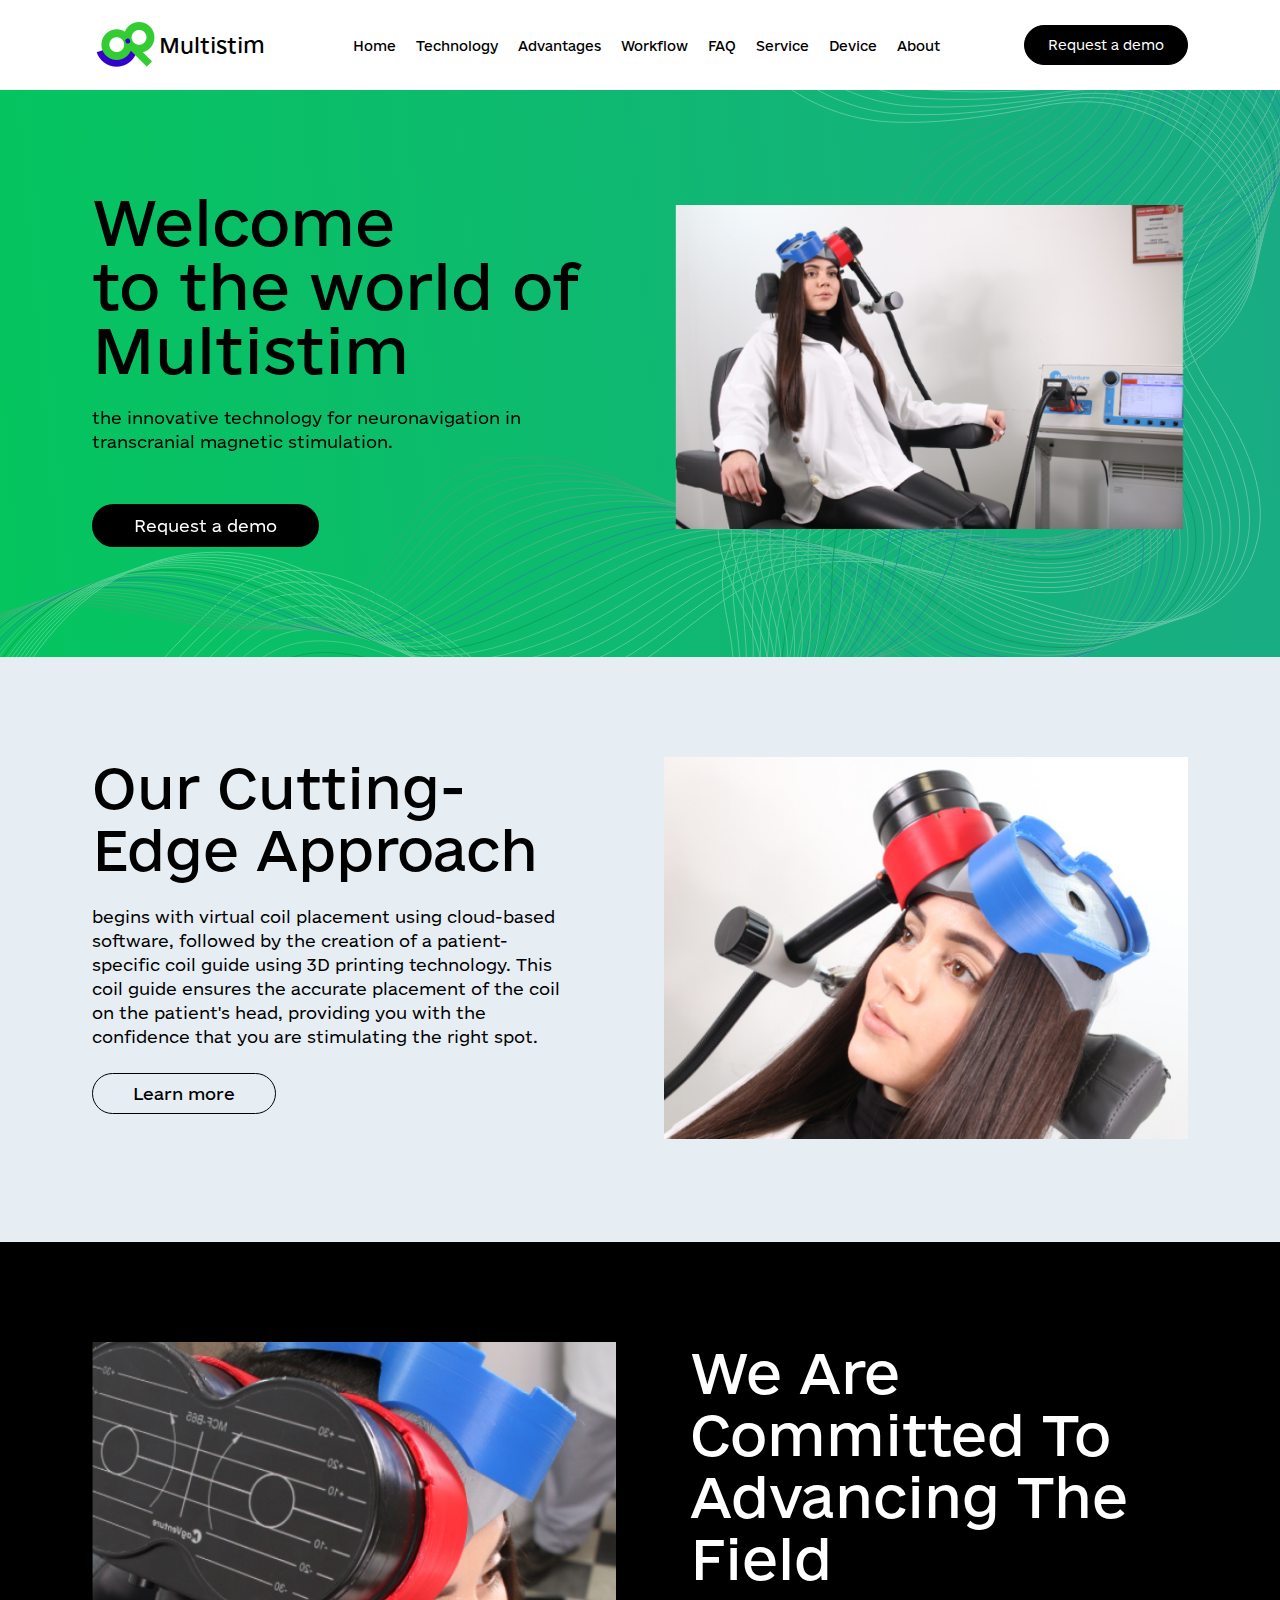
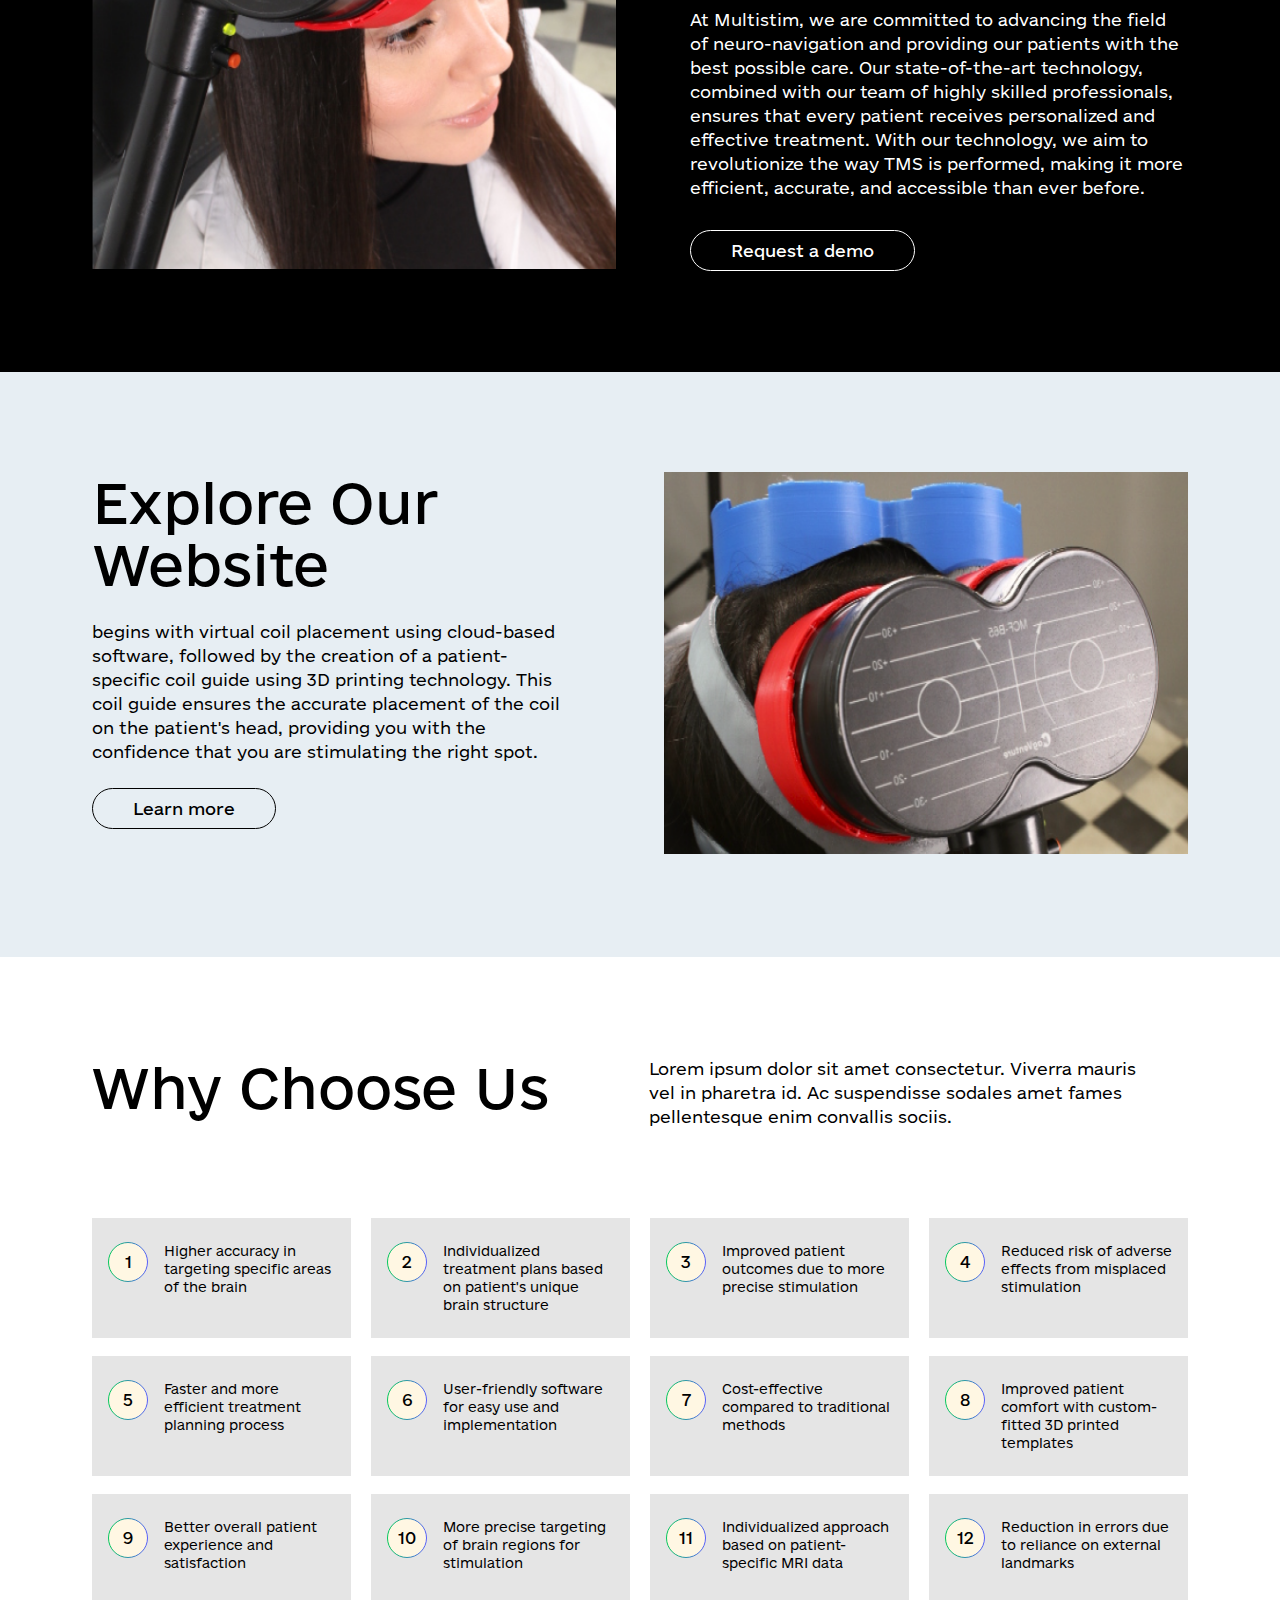
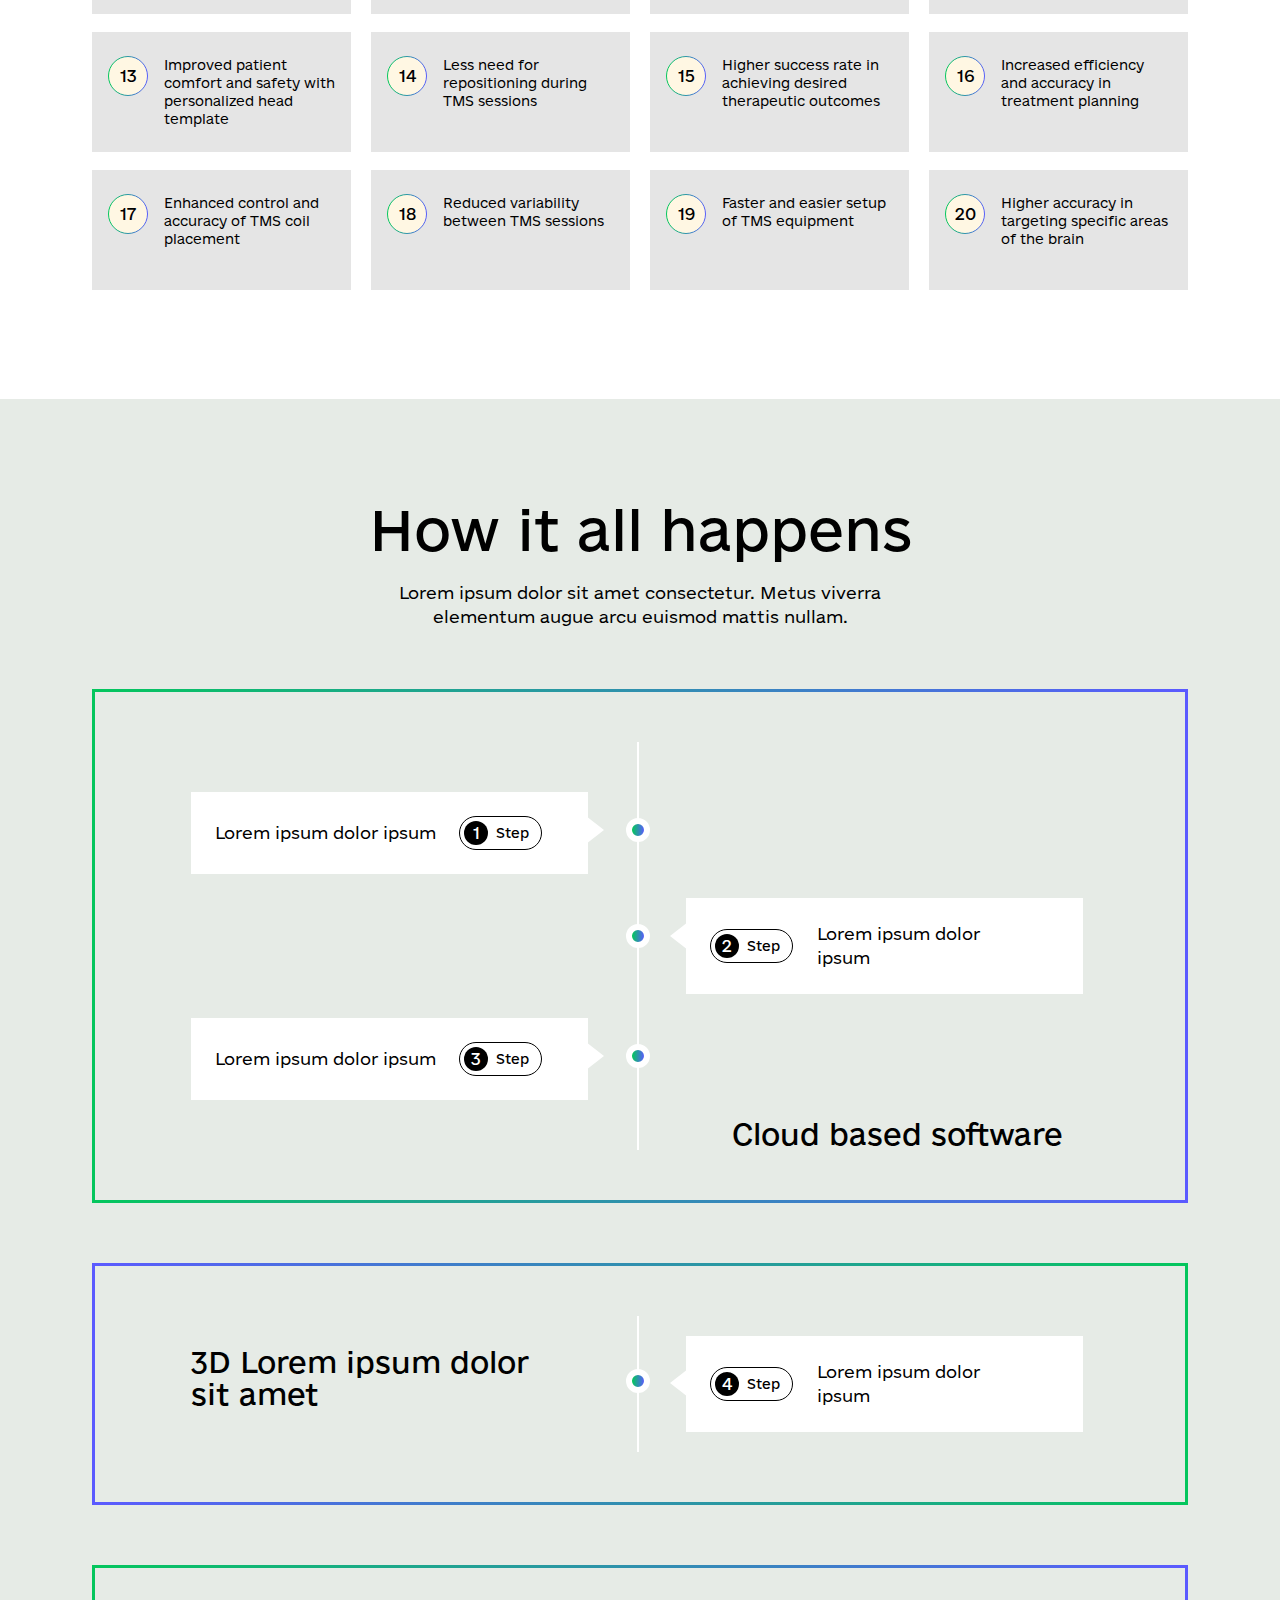
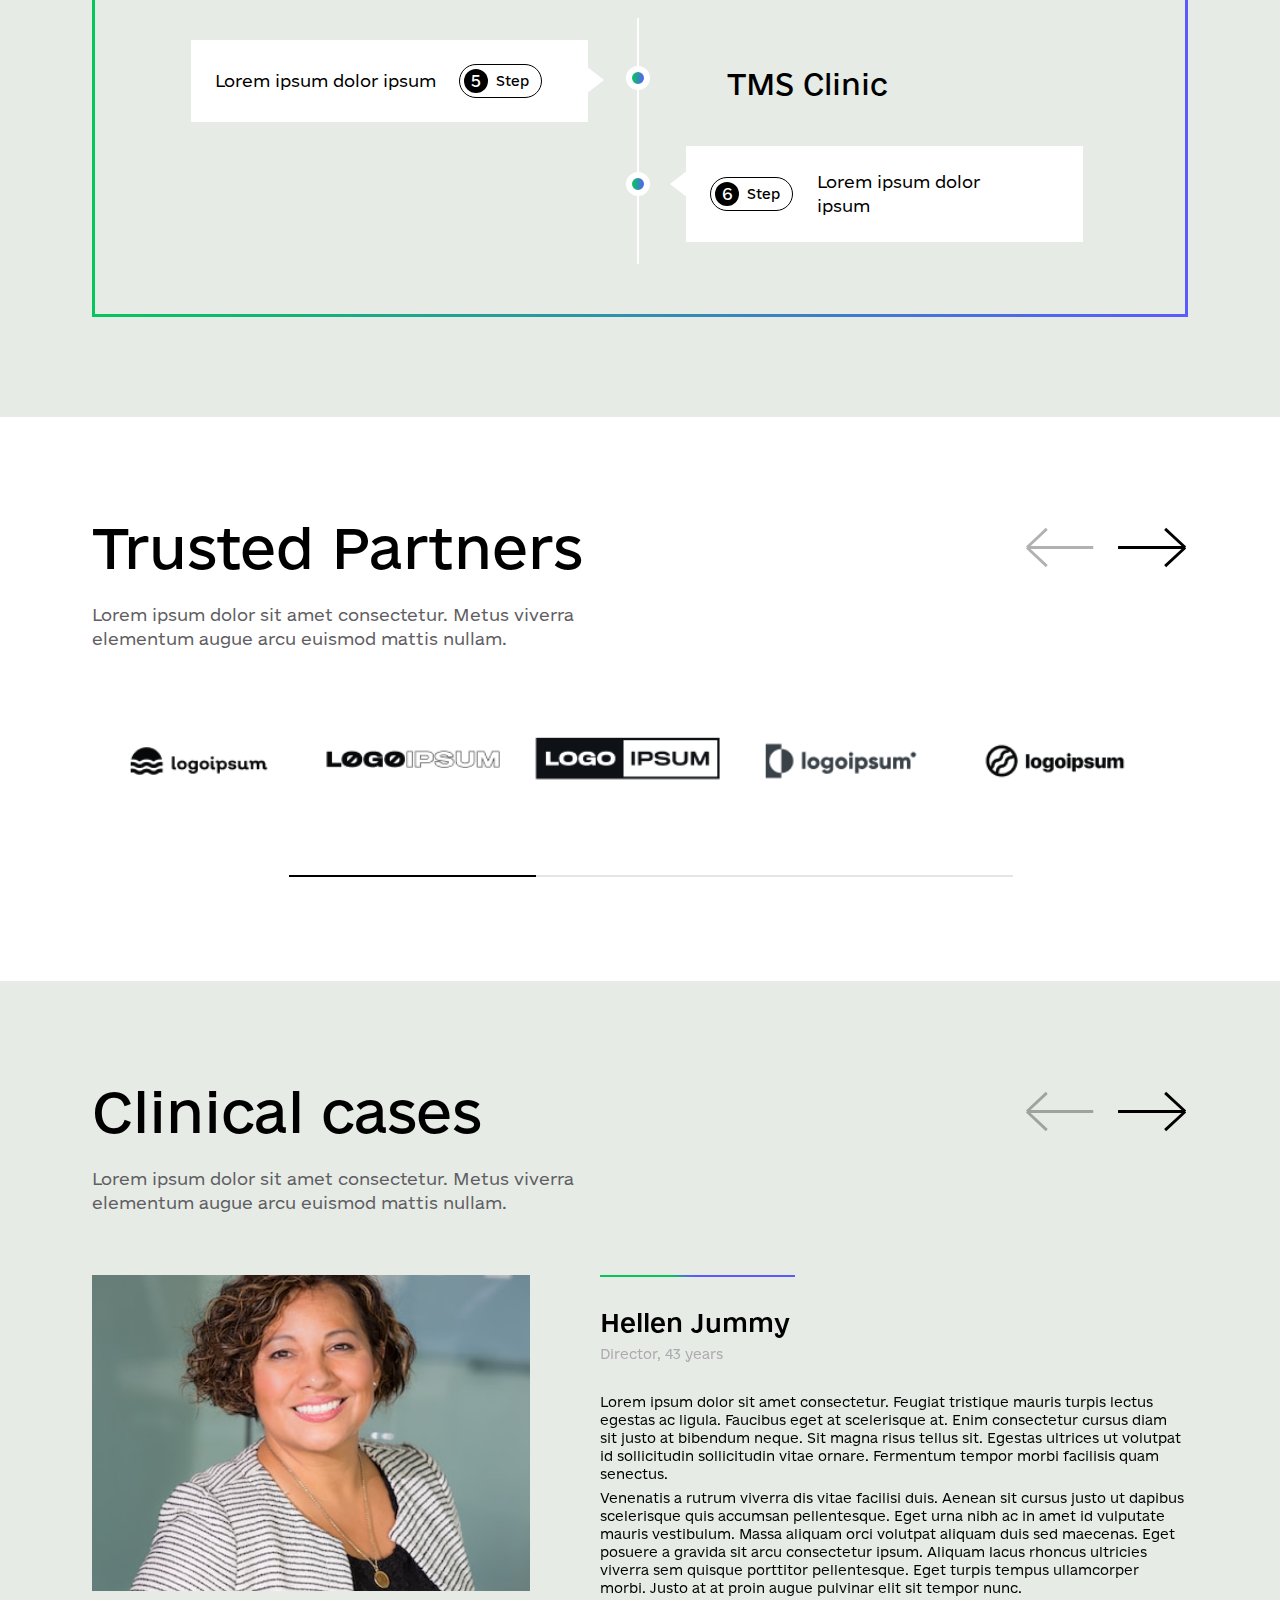
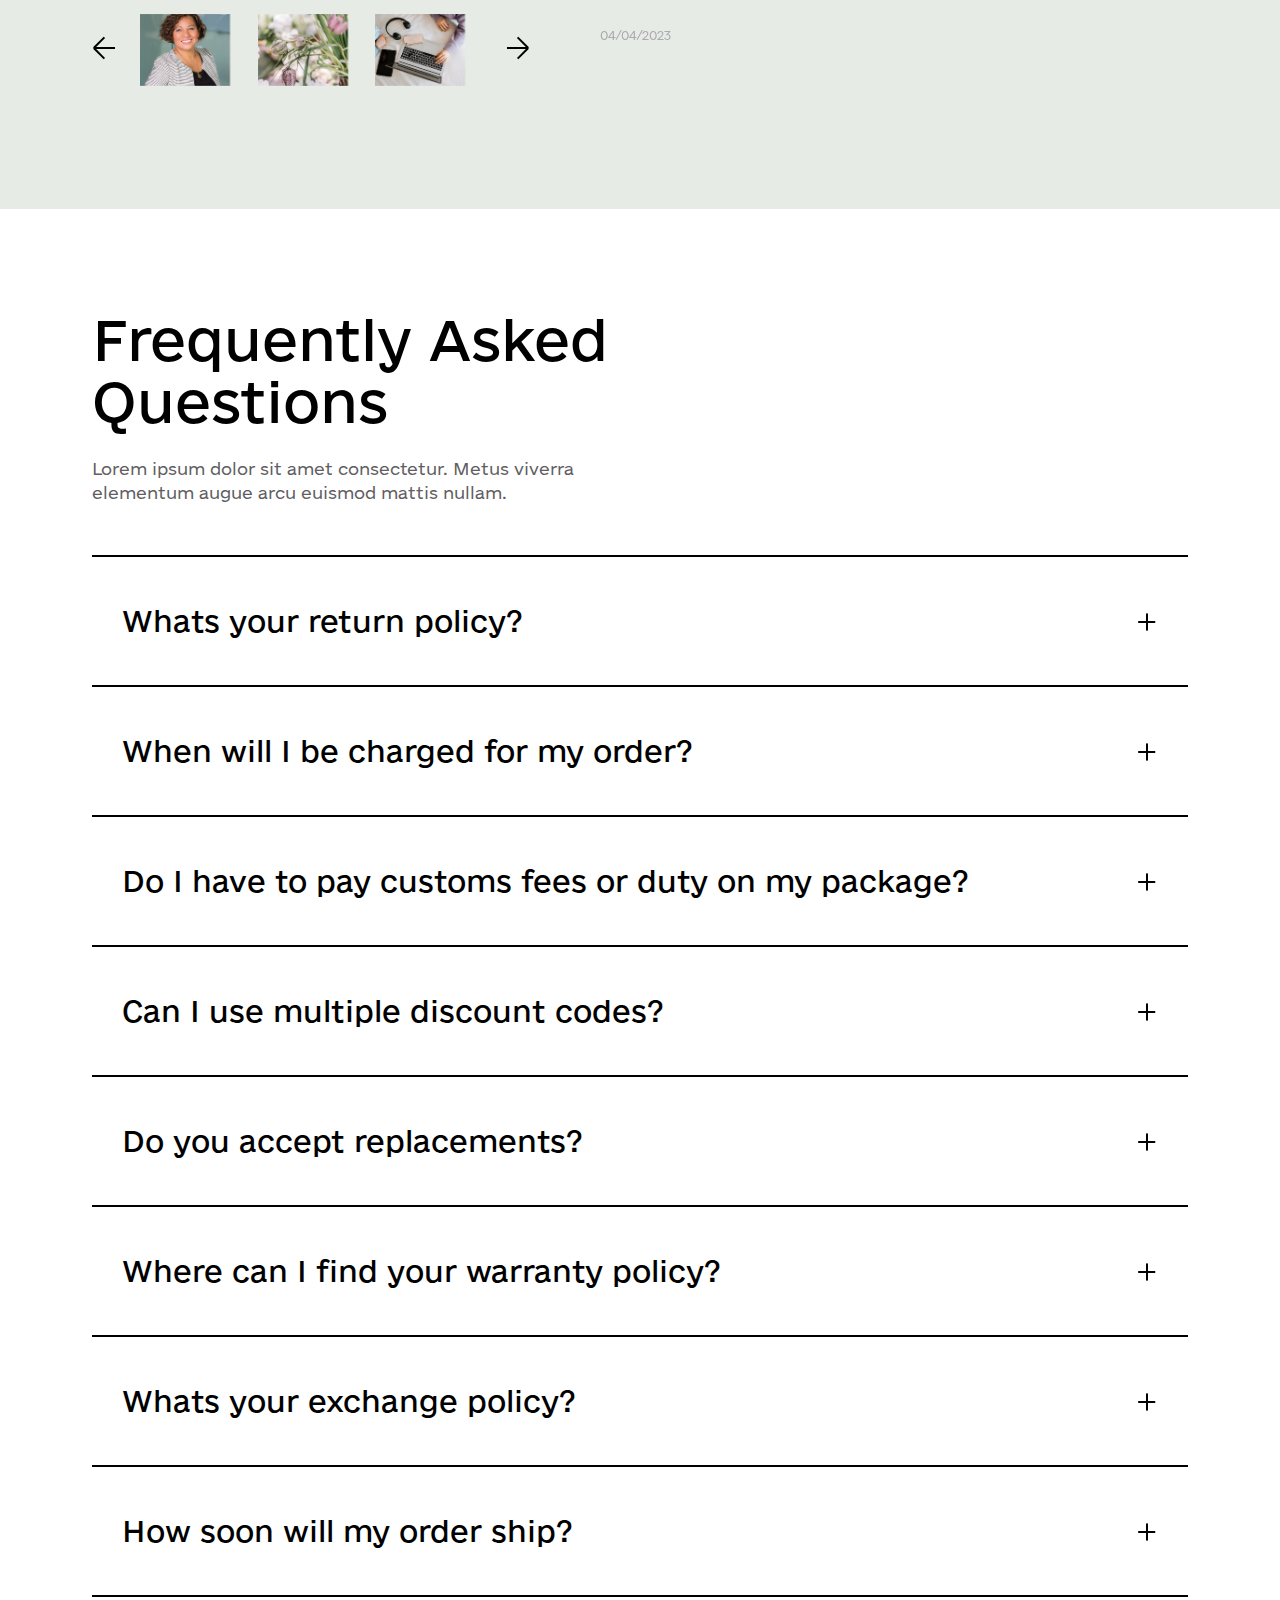
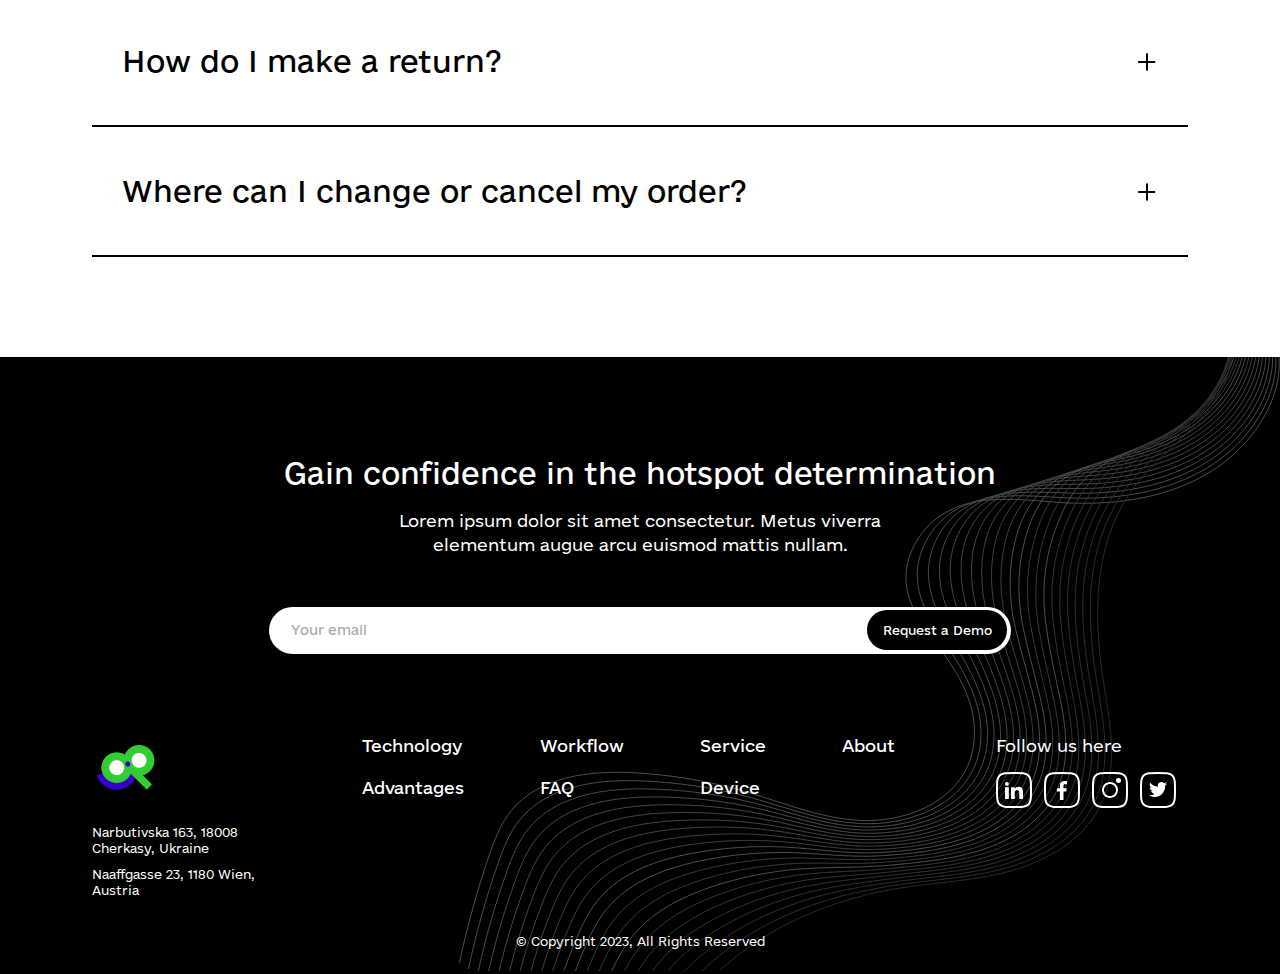
<file: index.html>
<!DOCTYPE html>
<html lang="en">
<head>
    <meta charset="UTF-8">
    <meta http-equiv="X-UA-Compatible" content="IE=edge">
    <meta name="viewport" content="width=device-width, initial-scale=1.0">
    <meta name="description" content="Welcome to the world of Multistim the innovative technology for neuronavigation in transcranial magnetic stimulation.">
    <link rel="stylesheet" href="css/style.css">
    <link rel="stylesheet" href="css/swiper-bundle.min.css">
    <link rel="shortcut icon" type="image/x-icon" href="images/favicon.ico" >
    <title>Multistim</title>
    <!-- Google tag (gtag.js) -->
    <script async src="https://www.googletagmanager.com/gtag/js?id=G-9XZVPHNGWX"></script>
    <script>
        window.dataLayer = window.dataLayer || [];
        function gtag(){dataLayer.push(arguments);}
        gtag('js', new Date());

        gtag('config', 'G-9XZVPHNGWX');
    </script>
</head>
<body>
    
<div class="header">
    <div class="container">
        <div class="header__body">
            <div class="logo">
                <a class="logo__link" href="#" onclick="closeNav()">
                    <img src="images/logo-header.png" alt="logo">
                    <span>Multistim</span>
                </a>
            </div>
            <div class="logo__mobmenu">
                <a class="logo__link" href="#" onclick="closeNav()">
                    <img src="images/logo-header.png" alt="logo">
                    <span>Multistim</span>
                </a>
            </div>
            <div class="menu">
                <div class="line__1"></div>
                <div class="menu__nav">
                    <ul>
                        <li><a href="#home" onclick="closeNav()">Home</a></li>
                        <li><a href="#technology" onclick="closeNav()">Technology</a></li>
                        <li><a href="#advantages" onclick="closeNav()">Advantages</a></li>
                        <li><a href="#workflow" onclick="closeNav()">Workflow</a></li>
                        <li><a href="#faq" onclick="closeNav()">FAQ</a></li>
                        <li><a href="service.html" onclick="closeNav()">Service</a></li>
                        <li><a href="#how" onclick="closeNav()">Device</a></li>
                        <li><a href="about.html" onclick="closeNav()">About</a></li>
                    </ul>
                </div>
                <div class="line__2"></div>
                <div class="menu__btn">
                    <button class="btn__demo show__modal" onclick="closeNav()">Request a demo</button>
                </div>
            </div>
            <div class="burger">
                <div class="burger__1"></div>
                <div class="burger__1"></div>
                <div class="burger__1"></div>
            </div>
            <div class="btn-close">
                <img src="images/svclos.svg" alt="">
            </div>
        </div>
    </div>
</div>

<div class="home" id="home" style="animation-play-state: running;">
    <div class="home__vector"><img src="images/bg.svg" alt=""></div>
    <div class="container">
        <div class="home__body">
            <div class="home__body-text">
                <h1 class="home__body-h1">Welcome <br> to the world of Multistim</h1>
                <div  class="home__body-p">
                    <p>the innovative technology for neuronavigation in transcranial magnetic stimulation.</p>
                </div>
                <button class="btn__home show__modal">Request a demo</button>
            </div>
            <div class="home__body-img">
                <img src="images/img-1.png" alt="img">
            </div>
        </div>
    </div>
</div>

<div id="myModal" class="modal">
    <div class="modal-content">
        <div class="modal-body">
            <div class="modal-body__top">
                <h3 class="modal-body__h3">Get a Tailored Demo</h3>
                <span class="close__modal"><img src="images/close.svg" alt="x"></span>
            </div>
            <form class="my-form" action="#">
                <div class="input-row">
                    <div class="content-input">
                        <input type="text" name="first" id="first" placeholder="First Name">
                        <div class="error-text"></div>
                    </div>
                    <div class="content-input">
                        <input type="text" name="last" id="last" placeholder="Last Name">
                        <div class="error-text"></div>
                    </div>
                </div>
                <div class="input-row">
                    <div class="content-input">
                        <input type="text" name="pos" id="pos" placeholder="Position">
                        <div class="error-text"></div>
                    </div>
                    <div class="content-input">
                        <input type="text" name="company" id="company" placeholder="Company">
                        <div class="error-text"></div>
                    </div>
                </div>
                <div class="input-row">
                    <div class="content-input">
                        <input type="tel" name="tel" id="phone" placeholder="Phone">
                        <div class="error-text"></div>
                    </div>
                    <div class="content-input">
                        <input type="email" name="email" id="email" placeholder="Email">
                        <div class="error-text"></div>
                    </div>
                </div>
                <div class="input-column">
                    <div class="textarea_col">
                        <p class="p1">Describe your preferences</p>
                        <textarea name="textarea"></textarea>
                    </div>
                    <div class="p2">
                        <p>*When filling out this information, you agree to allow the processing of personal data</p>
                    </div>
                    <input class="button" type="submit" name="submit" value="Send">
                </div>
            </form>
        </div>
    </div>
</div>

<div class="technology"  id="technology">
    <div class="container">
        <div class="technology__body">
            <div class="techology__body-text">
                <h2 class="techology__body-h2">Our Cutting-Edge Approach</h2>
                <div class="technology__body-p">
                    <p>begins with virtual coil placement using cloud-based software, followed by the creation of a patient-specific coil guide using 3D printing technology. This coil guide ensures the accurate placement of the coil on the patient's head, providing you with the confidence that you are stimulating the right spot.</p>
                </div>
                <div class="details-text" style="display: none;">
                   <p>begins with virtual coil placement using cloud-based software, followed by the creation of a patient-specific coil guide using 3D printing technology. This coil guide ensures the accurate placement of the coil on the patient's head, providing you with the confidence that you are stimulating the right spot. </p> 
                   <p>begins with virtual coil placement using cloud-based software, followed by the creation of a patient-specific coil guide using 3D printing technology. This coil guide ensures the accurate placement of the coil on the patient's head, providing you with the confidence that you are stimulating the right spot. </p> 
                </div>
                <button class="btn__more">Learn more</button>

            </div>
            <div class="technology__body-img">
                <img src="images/img-2.png" alt="img">
            </div>
        </div>
    </div>
</div>

<div class="advantages" id="advantages">
    <div class="container">
        <div class="advantages__body">
            <div class="advantages__body-img">
                <img src="images/img-3.png" alt="img">
            </div>
            <div class="advantages__body-text">
                <h2 class="advantages__body-h2">We Are Committed To Advancing The Field</h2>
                <div class="advantages__body-p">
                    <p>At Multistim, we are committed to advancing the field of neuro-navigation and providing our patients with the best possible care. Our state-of-the-art technology, combined with our team of highly skilled professionals, ensures that every patient receives personalized and effective treatment. With our technology, we aim to revolutionize the way TMS is performed, making it more efficient, accurate, and accessible than ever before.</p>
                </div>
                <button class="btn__advantages show__modal">Request a demo</button>
            </div>
        </div>
    </div>
</div>

<div class="explore" id="workflow">
    <div class="container">
        <div class="explore__body">
            <div class="explore__body-text">
                <h2 class="explore__body-h2">Explore Our Website</h2>
                <div class="explore__body-p">
                    <p>begins with virtual coil placement using cloud-based software, followed by the creation of a patient-specific coil guide using 3D printing technology. This coil guide ensures the accurate placement of the coil on the patient's head, providing you with the confidence that you are stimulating the right spot.</p>
                </div>
                <div class="details-text-2" style="display: none;">
                    <p>begins with virtual coil placement using cloud-based software, followed by the creation of a patient-specific coil guide using 3D printing technology. This coil guide ensures the accurate placement of the coil on the patient's head, providing you with the confidence that you are stimulating the right spot. </p> 
                    <p>begins with virtual coil placement using cloud-based software, followed by the creation of a patient-specific coil guide using 3D printing technology. This coil guide ensures the accurate placement of the coil on the patient's head, providing you with the confidence that you are stimulating the right spot. </p> 
                 </div>
                 <button  class="btn__explore">Learn more</button>
            </div>
            <div class="explore__body-img">
                <img src="images/img-4.png" alt="img">
            </div>
        </div>
    </div>
</div>

<div class="choose">
    <div class="container">
        <div class="choose__body">
            <div class="choose__body-text">
                <h2 class="choose__body-h2">Why Choose Us</h2>
                <div class="choose__body-p">
                    <p>Lorem ipsum dolor sit amet consectetur. Viverra mauris vel in pharetra id. Ac suspendisse sodales amet fames pellentesque enim convallis sociis.</p>
                </div>
            </div>
            <div class="choose__body-cards">
                <div class="choose__body-card">
                    <div class="choose__body-card__element">
                        <img class="element__img" src="images/gradient.svg" alt="">
                        <span class="one">1</span>
                    </div>
                    <div class="choose__body-card__p">
                        <p>Higher accuracy in targeting specific areas of the brain</p>
                    </div>
                </div>
                <div class="choose__body-card">
                    <div class="choose__body-card__element">
                        <img class="element__img" src="images/gradient.svg" alt="">
                        <span class="one">2</span>
                    </div>
                    <div class="choose__body-card__p">
                        <p>Individualized treatment plans based on patient's unique brain structure</p>
                    </div>
                </div>
                <div class="choose__body-card">
                    <div class="choose__body-card__element">
                        <img class="element__img" src="images/gradient.svg" alt="">
                        <span class="one">3</span>
                    </div>
                    <div class="choose__body-card__p">
                        <p>Improved patient outcomes due to more precise stimulation</p>
                    </div>
                </div>
                <div class="choose__body-card">
                    <div class="choose__body-card__element">
                        <img class="element__img" src="images/gradient.svg" alt="">
                        <span class="one">4</span>
                    </div>
                    <div class="choose__body-card__p">
                        <p>Reduced risk of adverse effects from misplaced stimulation</p>
                    </div>
                </div>
                <div class="choose__body-card">
                    <div class="choose__body-card__element">
                        <img class="element__img" src="images/gradient.svg" alt="">
                        <span class="one">5</span>
                    </div>
                    <div class="choose__body-card__p">
                        <p>Faster and more efficient treatment planning process</p>
                    </div>
                </div>
                <div class="choose__body-card">
                    <div class="choose__body-card__element">
                        <img class="element__img" src="images/gradient.svg" alt="">
                        <span class="one">6</span>
                    </div>
                    <div class="choose__body-card__p">
                        <p>User-friendly software for easy use and implementation</p>
                    </div>
                </div>
                <div class="choose__body-card">
                    <div class="choose__body-card__element">
                        <img class="element__img" src="images/gradient.svg" alt="">
                        <span class="one">7</span>
                    </div>
                    <div class="choose__body-card__p">
                        <p>Cost-effective compared to traditional methods</p>
                    </div>
                </div>
                <div class="choose__body-card">
                    <div class="choose__body-card__element">
                        <img class="element__img" src="images/gradient.svg" alt="">
                        <span class="one">8</span>
                    </div>
                    <div class="choose__body-card__p">
                        <p>Improved patient comfort with custom-fitted 3D printed templates</p>
                    </div>
                </div>
                <div class="choose__body-card">
                    <div class="choose__body-card__element">
                        <img class="element__img" src="images/gradient.svg" alt="">
                        <span class="one">9</span>
                    </div>
                    <div class="choose__body-card__p">
                        <p>Better overall patient experience and satisfaction</p>
                    </div>
                </div>
                <div class="choose__body-card">
                    <div class="choose__body-card__element">
                        <img class="element__img" src="images/gradient.svg" alt="">
                        <span class="one">10</span>
                    </div>
                    <div class="choose__body-card__p">
                        <p>More precise targeting of brain regions for stimulation</p>
                    </div>
                </div>
                <div class="choose__body-card">
                    <div class="choose__body-card__element">
                        <img class="element__img" src="images/gradient.svg" alt="">
                        <span class="one">11</span>
                    </div>
                    <div class="choose__body-card__p">
                        <p>Individualized approach based on patient-specific MRI data</p>
                    </div>
                </div>
                <div class="choose__body-card">
                    <div class="choose__body-card__element">
                        <img class="element__img" src="images/gradient.svg" alt="">
                        <span class="one">12</span>
                    </div>
                    <div class="choose__body-card__p">
                        <p>Reduction in errors due to reliance on external landmarks</p>
                    </div>
                </div>
                <div class="choose__body-card">
                    <div class="choose__body-card__element">
                        <img class="element__img" src="images/gradient.svg" alt="">
                        <span class="one">13</span>
                    </div>
                    <div class="choose__body-card__p">
                        <p>Improved patient comfort and safety with personalized head template</p>
                    </div>
                </div>
                <div class="choose__body-card">
                    <div class="choose__body-card__element">
                        <img class="element__img" src="images/gradient.svg" alt="">
                        <span class="one">14</span>
                    </div>
                    <div class="choose__body-card__p">
                        <p>Less need for repositioning during TMS sessions</p>
                    </div>
                </div>
                <div class="choose__body-card">
                    <div class="choose__body-card__element">
                        <img class="element__img" src="images/gradient.svg" alt="">
                        <span class="one">15</span>
                    </div>
                    <div class="choose__body-card__p">
                        <p>Higher success rate in achieving desired therapeutic outcomes</p>
                    </div>
                </div>
                <div class="choose__body-card">
                    <div class="choose__body-card__element">
                        <img class="element__img" src="images/gradient.svg" alt="">
                        <span class="one">16</span>
                    </div>
                    <div class="choose__body-card__p">
                        <p>Increased efficiency and accuracy in treatment planning</p>
                    </div>
                </div>
                <div class="choose__body-card">
                    <div class="choose__body-card__element">
                        <img class="element__img" src="images/gradient.svg" alt="">
                        <span class="one">17</span>
                    </div>
                    <div class="choose__body-card__p">
                        <p>Enhanced control and accuracy of TMS coil placement</p>
                    </div>
                </div>
                <div class="choose__body-card">
                    <div class="choose__body-card__element">
                        <img class="element__img" src="images/gradient.svg" alt="">
                        <span class="one">18</span>
                    </div>
                    <div class="choose__body-card__p">
                        <p>Reduced variability between TMS sessions</p>
                    </div>
                </div>
                <div class="choose__body-card">
                    <div class="choose__body-card__element">
                        <img class="element__img" src="images/gradient.svg" alt="">
                        <span class="one">19</span>
                    </div>
                    <div class="choose__body-card__p">
                        <p>Faster and easier setup of TMS equipment</p>
                    </div>
                </div>
                <div class="choose__body-card">
                    <div class="choose__body-card__element">
                        <img class="element__img" src="images/gradient.svg" alt="">
                        <span class="one">20</span>
                    </div>
                    <div class="choose__body-card__p">
                        <p>Higher accuracy in targeting specific areas of the brain</p>
                    </div>
                </div>
            </div>
        </div>
    </div>
</div> 

<div class="how" id="how">
    <div class="container">
        <div class="how__body">
            <div class="how__body-text">
                <h2 class="how__body-h2">How it all happens</h2>
                <div class="how__body-p">
                    <p>Lorem ipsum dolor sit amet consectetur. Metus viverra elementum augue arcu euismod mattis nullam. </p>
                </div>
            </div>
            <div class="how__body-timelines">
                <div class="timeline-1">
                    <h3 class="timwline__h3">Cloud based software</h3>
                    <div class="container-tim left">
                      <div class="content">
                        <div class="content__p">
                            <p>Lorem ipsum dolor  ipsum</p>
                        </div>
                        <div class="step">
                            <span class="step__number">1</span>
                            <span class="step__s">Step</span>
                        </div>
                      </div>
                    </div>
                    <div class="container-tim right">
                      <div class="content content-right">
                        <div class="content__p">
                            <p>Lorem ipsum dolor  ipsum</p>
                        </div>
                        <div class="step">
                            <span class="step__number">2</span>
                            <span class="step__s">Step</span>
                        </div>
                      </div>
                    </div>
                    <div class="container-tim left">
                      <div class="content">
                        <div class="content__p">
                            <p>Lorem ipsum dolor  ipsum</p>
                        </div>
                        <div class="step">
                            <span class="step__number">3</span>
                            <span class="step__s">Step</span>
                        </div>
                      </div>
                    </div>
                </div>

                <div class="timeline-2">
                    <h3 class="timwline__h3">3D Lorem ipsum dolor sit amet</h3>
                    <div class="container-tim right">
                      <div class="content-right">
                        <div class="content__p">
                            <p>Lorem ipsum dolor  ipsum</p>
                        </div>
                        <div class="step">
                            <span class="step__number">4</span>
                            <span class="step__s">Step</span>
                        </div>
                      </div>
                    </div>
                </div>

                <div class="timeline-3">
                    <h3 class="timwline__h3">TMS Clinic</h3>
                    <div class="container-tim left">
                      <div class="content">
                        <div class="content__p">
                            <p>Lorem ipsum dolor  ipsum</p>
                        </div>
                        <div class="step">
                            <span class="step__number">5</span>
                            <span class="step__s">Step</span>
                        </div>
                      </div>
                    </div>
                    <div class="container-tim right">
                        <div class="content content-right">
                            <div class="content__p">
                                <p>Lorem ipsum dolor  ipsum</p>
                            </div>
                          <div class="step">
                              <span class="step__number">6</span>
                              <span class="step__s">Step</span>
                          </div>
                        </div>
                      </div>
                </div>

            </div>
        </div>
    </div>
</div>

<div class="partner">
    <div class="container">
        <div class="partner__body">
            <div class="partner__body-text">
                <h2 class="partner__body-h2">Trusted Partners </h2>
                <div class="partner__body-p">
                    <p>Lorem ipsum dolor sit amet consectetur. Metus viverra elementum augue arcu euismod mattis nullam. </p>
                </div>
            </div>
            <div class="partner__body-arrows">
                <div class="partner-btn-prev disabled">
                    <img src="images/arrow1.svg" alt="arrow">
                </div>
                <div class="partner-btn-next">
                    <img src="images/arrow2.svg" alt="arrow">
                </div>
            </div>
        </div>
        <div class="partner__swiper">
            <div class="swiper mySwiper1">
                <div class="swiper-wrapper">
                  <div class="swiper-slide">
                    <img src="images/icon-1.svg" alt="img">
                  </div>
                  <div class="swiper-slide">
                    <img src="images/icon-2.svg" alt="img">
                  </div>
                  <div class="swiper-slide">
                    <img src="images/icon-3.svg" alt="img">
                  </div>
                  <div class="swiper-slide">
                    <img src="images/icon-4.svg" alt="img">
                  </div>
                  <div class="swiper-slide">
                    <img src="images/icon-5.svg" alt="img">
                  </div>
                  <div class="swiper-slide">
                    <img src="images/icon-1.svg" alt="img">
                  </div>
                  <div class="swiper-slide">
                    <img src="images/icon-2.svg" alt="img">
                  </div>
                  <div class="swiper-slide">
                    <img src="images/icon-3.svg" alt="img">
                  </div>
                  <div class="swiper-slide">
                    <img src="images/icon-4.svg" alt="img">
                  </div>
                  <div class="swiper-slide">
                    <img src="images/icon-5.svg" alt="img">
                  </div>
                  <div class="swiper-slide">
                    <img src="images/icon-1.svg" alt="img">
                  </div>
                  <div class="swiper-slide">
                    <img src="images/icon-2.svg" alt="img">
                  </div>
                  <div class="swiper-slide">
                    <img src="images/icon-3.svg" alt="img">
                  </div>
                  <div class="swiper-slide">
                    <img src="images/icon-4.svg" alt="img">
                  </div>
                  <div class="swiper-slide">
                    <img src="images/icon-5.svg" alt="img">
                  </div>
                </div>
                <div class="swiper-scrollbar"></div>
            </div>
        </div>
    </div>
</div>

<div class="cases">
    <div class="container">
        <div class="cases__body">
            <h2 class="cases__body-h2">Clinical cases </h2>
            <div class="cases__body-arrows">
                <div class="cases-btn-prev disabled">
                    <img src="images/arrow1.svg" alt="arrow">
                </div>
                <div class="cases-btn-next">
                    <img src="images/arrow2.svg" alt="arrow">
                </div>
            </div>
        </div>
        <div class="cases__body-p">
            <p>Lorem ipsum dolor sit amet consectetur. Metus viverra elementum augue arcu euismod mattis nullam. </p>
        </div>
        <div class="cases__swiper">
            <div class="swiper mySwiper2">
                <div class="swiper-wrapper">
                    <div class="swiper-slide">
                        <div class="swiper-slide-1">
                            <div class="cases__swiper-img">
                                <div class="swiper mySwiper3">
                                    <div class="swiper-wrapper">
                                      <div class="swiper-slide">
                                        <img src="images/img1.png" alt="img">
                                      </div>
                                      <div class="swiper-slide">
                                        <img src="images/img3.png" alt="img">
                                      </div>
                                      <div class="swiper-slide">
                                        <img src="images/img4.png" alt="img">
                                      </div>
                                    </div>
                                  </div>
                                  <div thumbsSlider="" class="swiper mySwiper4">
                                    <div class="swiper-wrapper">
                                      <div class="swiper-slide">
                                        <img src="images/img1.png" alt="img">
                                      </div>
                                      <div class="swiper-slide">
                                        <img src="images/img3.png" alt="img">
                                      </div>
                                      <div class="swiper-slide">
                                        <img src="images/img4.png" alt="img">
                                      </div>
                                    </div>
                                </div>
                                <div class="swiper-butto-next">
                                    <img src="images/arr2.svg" alt="arrow">
                                </div>
                                <div class="swiper-butto-prev">
                                    <img src="images/arr1.svg" alt="arrow">
                                </div>
                            </div>
                            <div class="cases__swiper-info">
                                <img class="info__line1" src="images/line1.svg" alt="">
                                <img class="info__line2" src="images/line2.svg" alt="">
                                <div class="info__name">
                                    <p>Hellen Jummy</p>
                                </div>
                                <div class="info__age">
                                    <p>Director, 43 years </p>
                                </div>
                                <div class="info__text">
                                    <p>Lorem ipsum dolor sit amet consectetur. Feugiat tristique mauris turpis lectus egestas ac ligula. Faucibus eget at scelerisque at. Enim consectetur cursus diam sit justo at bibendum neque. Sit magna risus tellus sit. Egestas ultrices ut volutpat id sollicitudin sollicitudin vitae ornare. Fermentum tempor morbi facilisis quam senectus.</p>
                                    <p>Venenatis a rutrum viverra dis vitae facilisi duis. Aenean sit cursus justo ut dapibus scelerisque quis accumsan pellentesque. Eget urna nibh ac in amet id vulputate mauris vestibulum. Massa aliquam orci volutpat aliquam duis sed maecenas. Eget posuere a gravida sit arcu consectetur ipsum. Aliquam lacus rhoncus ultricies viverra sem quisque porttitor pellentesque. Eget turpis tempus ullamcorper morbi. Justo at at proin augue pulvinar elit sit tempor nunc. </p>
                                </div>
                                <div class="info__date">
                                    <p>04/04/2023</p>
                                </div>
                            </div>
                        </div>
                    </div>
                    <div class="swiper-slide">
                        <div class="swiper-slide-1">
                            <div class="cases__swiper-img">
                                <div class="swiper mySwiper5">
                                    <div class="swiper-wrapper">
                                      <div class="swiper-slide">
                                        <img src="images/img2.png" alt="img">
                                      </div>
                                      <div class="swiper-slide">
                                        <img src="images/img4.png" alt="img">
                                      </div>
                                      <div class="swiper-slide">
                                        <img src="images/img3.png" alt="img">
                                      </div>
                
                                    </div>
                                  </div>
                                  <div thumbsSlider="" class="swiper mySwiper6">
                                    <div class="swiper-wrapper">
                                      <div class="swiper-slide">
                                        <img src="images/img2.png" alt="img">
                                      </div>
                                      <div class="swiper-slide">
                                        <img src="images/img4.png" alt="img">
                                      </div>
                                      <div class="swiper-slide">
                                        <img src="images/img3.png" alt="img">
                                      </div>
                                    </div>
                                </div>
                                <div class="swiper-butto-next">
                                    <img src="images/arr2.svg" alt="arrow">
                                </div>
                                <div class="swiper-butto-prev">
                                    <img src="images/arr1.svg" alt="arrow">
                                </div>
                            </div>
                            <div class="cases__swiper-info">
                                <img class="info__line1" src="images/line1.svg" alt="">
                                <img class="info__line2" src="images/line2.svg" alt="">
                                <div class="info__name">
                                    <p>Hellen Jummy</p>
                                </div>
                                <div class="info__age">
                                    <p>Director, 30 years </p>
                                </div>
                                <div class="info__text">
                                    <p>Lorem ipsum dolor sit amet consectetur. Feugiat tristique mauris turpis lectus egestas ac ligula. Faucibus eget at scelerisque at. Enim consectetur cursus diam sit justo at bibendum neque. Sit magna risus tellus sit. Egestas ultrices ut volutpat id sollicitudin sollicitudin vitae ornare. Fermentum tempor morbi facilisis quam senectus.</p>
                                    <p>Venenatis a rutrum viverra dis vitae facilisi duis. Aenean sit cursus justo ut dapibus scelerisque quis accumsan pellentesque. Eget urna nibh ac in amet id vulputate mauris vestibulum. Massa aliquam orci volutpat aliquam duis sed maecenas. Eget posuere a gravida sit arcu consectetur ipsum. Aliquam lacus rhoncus ultricies viverra sem quisque porttitor pellentesque. Eget turpis tempus ullamcorper morbi. Justo at at proin augue pulvinar elit sit tempor nunc. </p>
                                </div>
                                <div class="info__date">
                                    <p>04/04/2023</p>
                                </div>
                            </div>
                        </div>
                    </div>
                </div>
            </div>
        </div>
    </div>
</div>

<div class="faq" id="faq">
    <div class="container">
        <div class="faq__body">
            <div class="faq__body-text">
                <h2 class="faq__body-h2">Frequently Asked Questions</h2>
                <p class="faq__body-p">Lorem ipsum dolor sit amet consectetur. Metus viverra elementum augue arcu euismod mattis nullam. </p>
            </div>
            <div class="faq__body-accordion">
                    <div class="accordion_line">
                        <button class="accordion">Whats your return policy?</button>
                        <div class="panel">
                            <p>Lorem ipsum dolor sit amet, consectetur adipisicing elit, sed do eiusmod tempor incididunt ut labore et dolore magna aliqua. Ut enim ad minim veniam, quis nostrud exercitation ullamco laboris nisi ut aliquip ex ea commodo consequat.</p>
                        </div>
                    </div>

                    <div class="accordion_line">
                        <button class="accordion">When will I be charged for my order?</button>
                        <div class="panel">
                            <p>Lorem ipsum dolor sit amet, consectetur adipisicing elit, sed do eiusmod tempor incididunt ut labore et dolore magna aliqua. Ut enim ad minim veniam, quis nostrud exercitation ullamco laboris nisi ut aliquip ex ea commodo consequat.</p>
                        </div>
                    </div>

                    <div class="accordion_line">
                        <button class="accordion">Do I have to pay customs fees or duty on my package?</button>
                        <div class="panel">
                            <p>Lorem ipsum dolor sit amet, consectetur adipisicing elit, sed do eiusmod tempor incididunt ut labore et dolore magna aliqua. Ut enim ad minim veniam, quis nostrud exercitation ullamco laboris nisi ut aliquip ex ea commodo consequat.</p>
                        </div>
                    </div>

                    <div class="accordion_line">
                        <button class="accordion">Can I use multiple discount codes?</button>
                        <div class="panel">
                            <p>Lorem ipsum dolor sit amet, consectetur adipisicing elit, sed do eiusmod tempor incididunt ut labore et dolore magna aliqua. Ut enim ad minim veniam, quis nostrud exercitation ullamco laboris nisi ut aliquip ex ea commodo consequat.</p>
                        </div>
                    </div>

                    <div class="accordion_line">
                        <button class="accordion">Do you accept replacements?</button>
                        <div class="panel">
                            <p>Lorem ipsum dolor sit amet, consectetur adipisicing elit, sed do eiusmod tempor incididunt ut labore et dolore magna aliqua. Ut enim ad minim veniam, quis nostrud exercitation ullamco laboris nisi ut aliquip ex ea commodo consequat.</p>
                        </div>
                    </div>

                    <div class="accordion_line">
                        <button class="accordion">Where can I find your warranty policy?</button>
                        <div class="panel">
                            <p>Lorem ipsum dolor sit amet, consectetur adipisicing elit, sed do eiusmod tempor incididunt ut labore et dolore magna aliqua. Ut enim ad minim veniam, quis nostrud exercitation ullamco laboris nisi ut aliquip ex ea commodo consequat.</p>
                        </div>
                    </div>

                    <div class="accordion_line">
                        <button class="accordion">Whats your exchange policy?</button>
                        <div class="panel">
                            <p>Lorem ipsum dolor sit amet, consectetur adipisicing elit, sed do eiusmod tempor incididunt ut labore et dolore magna aliqua. Ut enim ad minim veniam, quis nostrud exercitation ullamco laboris nisi ut aliquip ex ea commodo consequat.</p>
                        </div>
                    </div>

                    <div class="accordion_line">
                        <button class="accordion">How soon will my order ship?</button>
                        <div class="panel">
                            <p>Lorem ipsum dolor sit amet, consectetur adipisicing elit, sed do eiusmod tempor incididunt ut labore et dolore magna aliqua. Ut enim ad minim veniam, quis nostrud exercitation ullamco laboris nisi ut aliquip ex ea commodo consequat.</p>
                        </div>
                    </div>

                    <div class="accordion_line">
                        <button class="accordion">How do I make a return?</button>
                        <div class="panel">
                            <p>Lorem ipsum dolor sit amet, consectetur adipisicing elit, sed do eiusmod tempor incididunt ut labore et dolore magna aliqua. Ut enim ad minim veniam, quis nostrud exercitation ullamco laboris nisi ut aliquip ex ea commodo consequat.</p>
                        </div>
                    </div>

                    <div class="accordion_line line2">
                        <button class="accordion">Where can I change or cancel my order?</button>
                        <div class="panel">
                            <p>Lorem ipsum dolor sit amet, consectetur adipisicing elit, sed do eiusmod tempor incididunt ut labore et dolore magna aliqua. Ut enim ad minim veniam, quis nostrud exercitation ullamco laboris nisi ut aliquip ex ea commodo consequat.</p>
                        </div>
                    </div>
            </div>
        </div>
    </div>
</div>

<div class="footer">
    <div class="footer__vector">
        <img src="images/bg-footer.svg" alt="">
    </div>
    <div class="container">
        <div class="footer__body">
            <div class="footer__body-form">
                <h3 class="footer__body-h3">Gain confidence in the hotspot determination</h3>
                <p class="footer__body-p">Lorem ipsum dolor sit amet consectetur. Metus viverra elementum augue arcu euismod mattis nullam. </p>
                <form action="#">
                    <div class="form__footer">
                        <div class="form__footer-email">
                            <input type="email" placeholder="Your email">
                        </div>
                        <div class="form__footer-btn">
                            <input type="submit" value="Request a Demo" class="submitBtn">
                        </div>
                    </div>
                </form>
            </div>
            <div class="footer__body-info">
                <div class="footer__logo">
                    <div class="logo">
                        <a href="#">
                            <img src="images/logo-footer.png" alt="logo">
                        </a>    
                    </div>
                    <div class="footer__address">
                        <p>Narbutivska 163, 18008 Cherkasy, Ukraine</p>
                        <p>Naaffgasse 23, 1180 Wien, Austria</p>
                    </div>
                </div>
                <div class="footer__link">
                    <div class="footer__link-item1">
                        <div class="footer__link-1">
                            <ul>
                                <li><a href="#technology">Technology</a></li>
                                <li><a href="#advantages">Advantages</a></li>
                            </ul>
                        </div>
                        <div class="footer__link-1">
                            <ul>
                                <li><a href="#workflow">Workflow</a></li>
                                <li><a href="#faq">FAQ</a></li>
                            </ul>
                        </div>
                    </div>
                    <div class="footer__link-item2">
                        <div class="footer__link-2">
                            <ul>
                                <li><a href="service.html">Service</a></li>
                                <li><a href="#">Device</a></li>
                            </ul>
                        </div>
                        <div class="footer__link-2">
                            <ul>
                                <li><a href="about.html">About</a></li>
                            </ul>
                        </div>
                    </div>
                </div>
                <div class="footer__soc">
                        <p>Follow us here</p>
                        <ul>
                            <li>
                                <a href="https://www.linkedin.com/" target="_blank">
                                    <svg width="36" height="36" viewBox="0 0 36 36" fill="none" xmlns="http://www.w3.org/2000/svg">
                                        <path d="M3.57194 3.57355L3.57355 3.57194C4.79714 2.34556 6.37314 1.68775 8.68919 1.34759C11.0392 1.00245 14.0222 1 17.9967 1C21.9712 1 24.9545 1.00243 27.3055 1.34683C29.6222 1.68621 31.2004 2.34254 32.4273 3.56622C33.6543 4.79331 34.3122 6.37149 34.6524 8.68833C34.9976 11.0391 35 14.0222 35 17.9967C35 21.9712 34.9976 24.9543 34.6524 27.3051C34.3122 29.622 33.6543 31.2002 32.4273 32.4273C31.2003 33.6542 29.6207 34.3122 27.3027 34.6524C24.9511 34.9976 21.9679 35 17.9967 35C14.0255 35 11.0424 34.9976 8.69159 34.6524C6.37446 34.3122 4.79699 33.6543 3.57355 32.4281L3.57275 32.4273C2.34581 31.2003 1.68782 29.6207 1.3476 27.3027C1.00244 24.9511 1 21.9679 1 17.9967C1 14.0255 1.00244 11.0424 1.3476 8.69159C1.68781 6.37446 2.34571 4.79699 3.57194 3.57355Z" stroke="white" stroke-width="2"/>
                                        <path d="M12.7776 11.8897C12.7773 12.3907 12.5781 12.871 12.2237 13.225C11.8693 13.5791 11.3888 13.7778 10.8878 13.7776C10.3869 13.7773 9.90658 13.5781 9.55254 13.2237C9.19851 12.8693 8.99975 12.3888 9 11.8878C9.00025 11.3869 9.19949 10.9066 9.55388 10.5525C9.90827 10.1985 10.3888 9.99975 10.8897 10C11.3907 10.0003 11.871 10.1995 12.225 10.5539C12.5791 10.9083 12.7778 11.3888 12.7776 11.8897ZM12.8342 15.1762H9.05666V27H12.8342V15.1762ZM18.8028 15.1762H15.0441V27H18.765V20.7953C18.765 17.3389 23.2698 17.0178 23.2698 20.7953V27H27.0001V19.511C27.0001 13.6841 20.3327 13.9013 18.765 16.7628L18.8028 15.1762Z" fill="white"/>
                                    </svg>                                    
                                </a>
                            </li>
                            <li>
                                <a href="https://uk-ua.facebook.com/" target="_blank">
                                    <svg width="36" height="36" viewBox="0 0 36 36" fill="none" xmlns="http://www.w3.org/2000/svg">
                                        <path d="M3.57194 3.57355L3.57355 3.57194C4.79714 2.34556 6.37314 1.68775 8.68919 1.34759C11.0392 1.00245 14.0222 1 17.9967 1C21.9712 1 24.9545 1.00243 27.3055 1.34683C29.6222 1.68621 31.2004 2.34254 32.4273 3.56622C33.6543 4.79331 34.3122 6.37149 34.6524 8.68833C34.9976 11.0391 35 14.0222 35 17.9967C35 21.9712 34.9976 24.9543 34.6524 27.3051C34.3122 29.622 33.6543 31.2002 32.4273 32.4273C31.2003 33.6542 29.6207 34.3122 27.3027 34.6524C24.9511 34.9976 21.9679 35 17.9967 35C14.0255 35 11.0424 34.9976 8.69159 34.6524C6.37446 34.3122 4.79699 33.6543 3.57355 32.4281L3.57275 32.4273C2.34581 31.2003 1.68782 29.6207 1.3476 27.3027C1.00244 24.9511 1 21.9679 1 17.9967C1 14.0255 1.00244 11.0424 1.3476 8.69159C1.68781 6.37446 2.34571 4.79699 3.57194 3.57355Z" stroke="white" stroke-width="2"/>
                                        <path d="M15.9053 28V19.502H13V16.125H15.9053V13.4643C15.9053 10.5734 17.7083 9 20.3409 9C21.6023 9 22.6856 9.09277 23 9.13359V12.1543H21.1742C19.7424 12.1543 19.4659 12.8223 19.4659 13.7982V16.125H22.697L22.2538 19.502H19.4659V28" fill="white"/>
                                    </svg>                                    
                                </a>
                            </li>
                            <li>
                                <a href="https://www.instagram.com/" target="_blank">
                                    <svg width="36" height="36" viewBox="0 0 36 36" fill="none" xmlns="http://www.w3.org/2000/svg">
                                        <path fill-rule="evenodd" clip-rule="evenodd" d="M4.28146 4.27824L4.27824 4.28146C3.2586 5.29878 2.6592 6.6423 2.33699 8.83686C2.00489 11.0988 2 13.997 2 17.9967C2 21.9964 2.00489 24.8947 2.337 27.1575C2.65922 29.3528 3.25879 30.6991 4.27985 31.7201L4.28147 31.7218C5.29878 32.7414 6.6423 33.3408 8.83686 33.663C11.0988 33.9951 13.997 34 17.9967 34C21.9964 34 24.8947 33.9951 27.1575 33.663C29.3529 33.3408 30.6991 32.7412 31.7201 31.7201C32.7415 30.6988 33.3409 29.3539 33.663 27.1599C33.9951 24.898 34 21.9998 34 17.9967C34 13.9937 33.9951 11.0955 33.663 8.8336C33.341 6.64018 32.7418 5.29538 31.7209 4.27411C30.6999 3.25577 29.3547 2.6577 27.1605 2.33627C24.8982 2.00487 21.9996 2 17.9967 2C13.9937 2 11.0955 2.00489 8.83451 2.33698C6.6413 2.6591 5.29908 3.2583 4.28146 4.27824ZM33.1344 2.85911C36 5.72475 36 10.1048 36 17.9967C36 25.8887 36 30.2687 33.1344 33.1344C30.2687 36 25.8821 36 17.9967 36C10.1113 36 5.72475 36 2.86564 33.1344C0 30.2687 0 25.8821 0 17.9967C0 10.1113 0 5.72475 2.86564 2.86564C5.72475 0 10.1048 0 17.9967 0C25.8887 0 30.2687 0 33.1344 2.85911Z" fill="white"/>
                                        <path fill-rule="evenodd" clip-rule="evenodd" d="M18 24C21.3137 24 24 21.3137 24 18C24 14.6863 21.3137 12 18 12C14.6863 12 12 14.6863 12 18C12 21.3137 14.6863 24 18 24ZM18 26C22.4183 26 26 22.4183 26 18C26 13.5817 22.4183 10 18 10C13.5817 10 10 13.5817 10 18C10 22.4183 13.5817 26 18 26Z" fill="white"/>
                                        <circle cx="26.5" cy="8.5" r="2.5" fill="white"/>
                                    </svg>  
                                </a>
                            </li>
                            <li>
                                <a href="https://twitter.com/" target="_blank">
                                    <svg width="36" height="36" viewBox="0 0 36 36" fill="none" xmlns="http://www.w3.org/2000/svg">
                                        <path d="M3.57194 3.57355L3.57355 3.57194C4.79714 2.34556 6.37314 1.68775 8.68919 1.34759C11.0392 1.00245 14.0222 1 17.9967 1C21.9712 1 24.9545 1.00243 27.3055 1.34683C29.6222 1.68621 31.2004 2.34254 32.4273 3.56622C33.6543 4.79331 34.3122 6.37149 34.6524 8.68833C34.9976 11.0391 35 14.0222 35 17.9967C35 21.9712 34.9976 24.9543 34.6524 27.3051C34.3122 29.622 33.6543 31.2002 32.4273 32.4273C31.2003 33.6542 29.6207 34.3122 27.3027 34.6524C24.9511 34.9976 21.9679 35 17.9967 35C14.0255 35 11.0424 34.9976 8.69159 34.6524C6.37446 34.3122 4.79699 33.6543 3.57355 32.4281L3.57275 32.4273C2.34581 31.2003 1.68782 29.6207 1.3476 27.3027C1.00244 24.9511 1 21.9679 1 17.9967C1 14.0255 1.00244 11.0424 1.3476 8.69159C1.68781 6.37446 2.34571 4.79699 3.57194 3.57355Z" stroke="white" stroke-width="2"/>
                                        <path d="M25.1498 13.7383C25.1612 13.9023 25.1612 14.0664 25.1612 14.2305C25.1612 19.2344 21.4493 25 14.665 25C12.5749 25 10.6333 24.3789 9 23.3008C9.29697 23.3359 9.58247 23.3477 9.89086 23.3477C11.6155 23.3477 13.2031 22.75 14.4708 21.7305C12.849 21.6953 11.4898 20.6055 11.0216 19.1055C11.25 19.1406 11.4784 19.164 11.7183 19.164C12.0495 19.164 12.3807 19.1172 12.6891 19.0352C10.9987 18.6836 9.73094 17.1601 9.73094 15.3203V15.2734C10.222 15.5547 10.7932 15.7305 11.3984 15.7539C10.4048 15.0742 9.75379 13.914 9.75379 12.6015C9.75379 11.8984 9.9365 11.2539 10.2563 10.6914C12.0723 12.9883 14.802 14.4882 17.8629 14.6523C17.8058 14.3711 17.7716 14.0781 17.7716 13.7852C17.7716 11.6992 19.4162 10 21.4607 10C22.5228 10 23.4822 10.457 24.1561 11.1953C24.9898 11.0313 25.7893 10.7148 26.4975 10.2813C26.2233 11.1602 25.6409 11.8985 24.8756 12.3672C25.618 12.2852 26.3376 12.0742 27 11.7813C26.4975 12.5312 25.8693 13.1992 25.1498 13.7383Z" fill="white"/>
                                    </svg>                                    
                                </a>
                            </li>
                        </ul>
                 </div>
            </div>
            <p class="footer__body-right">© Copyright 2023, All Rights Reserved</p>
        </div>
    </div>
</div>


<script src="js/swiper-bundle.min.js"></script>
<script src="js/swipers.js"></script>
<script src="js/accmore.js"></script>
<script src="js/menu.js"></script>
<script src="js/modal.js"></script>
</body>
</html>
</file>
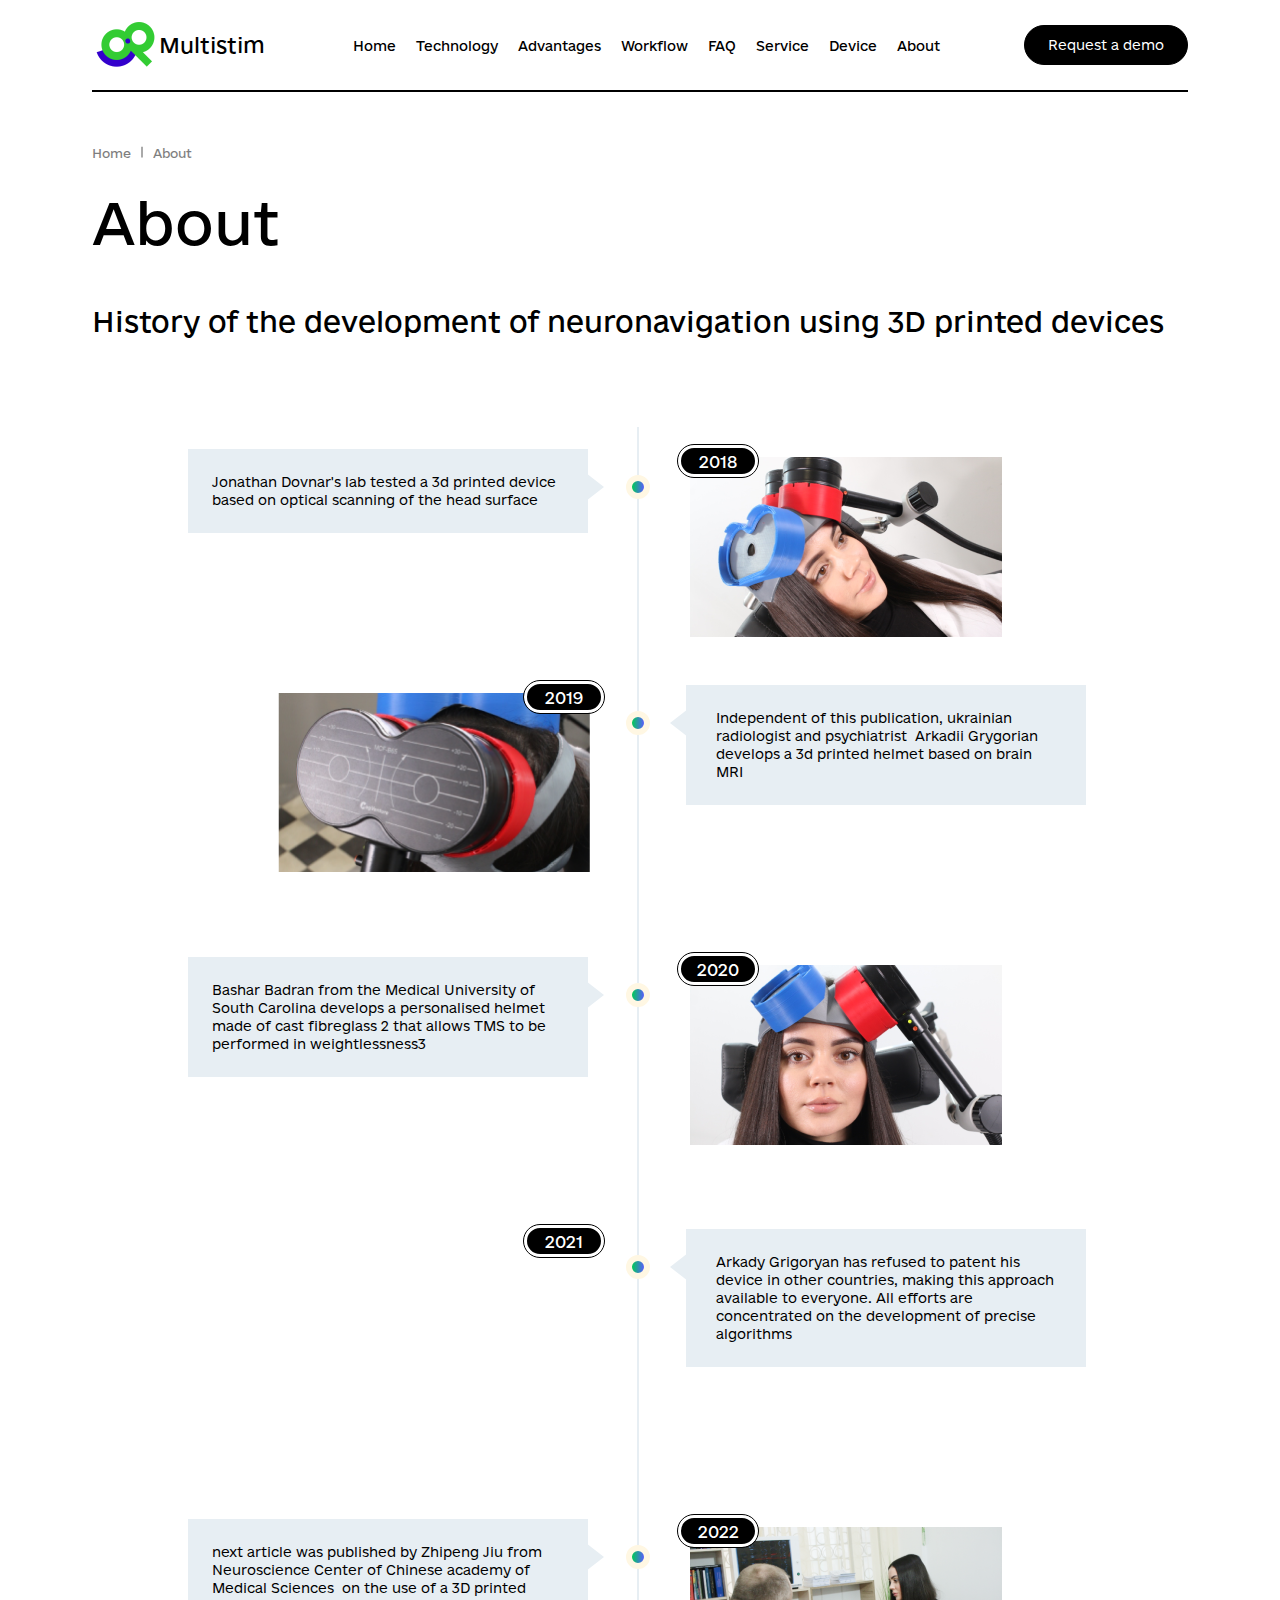
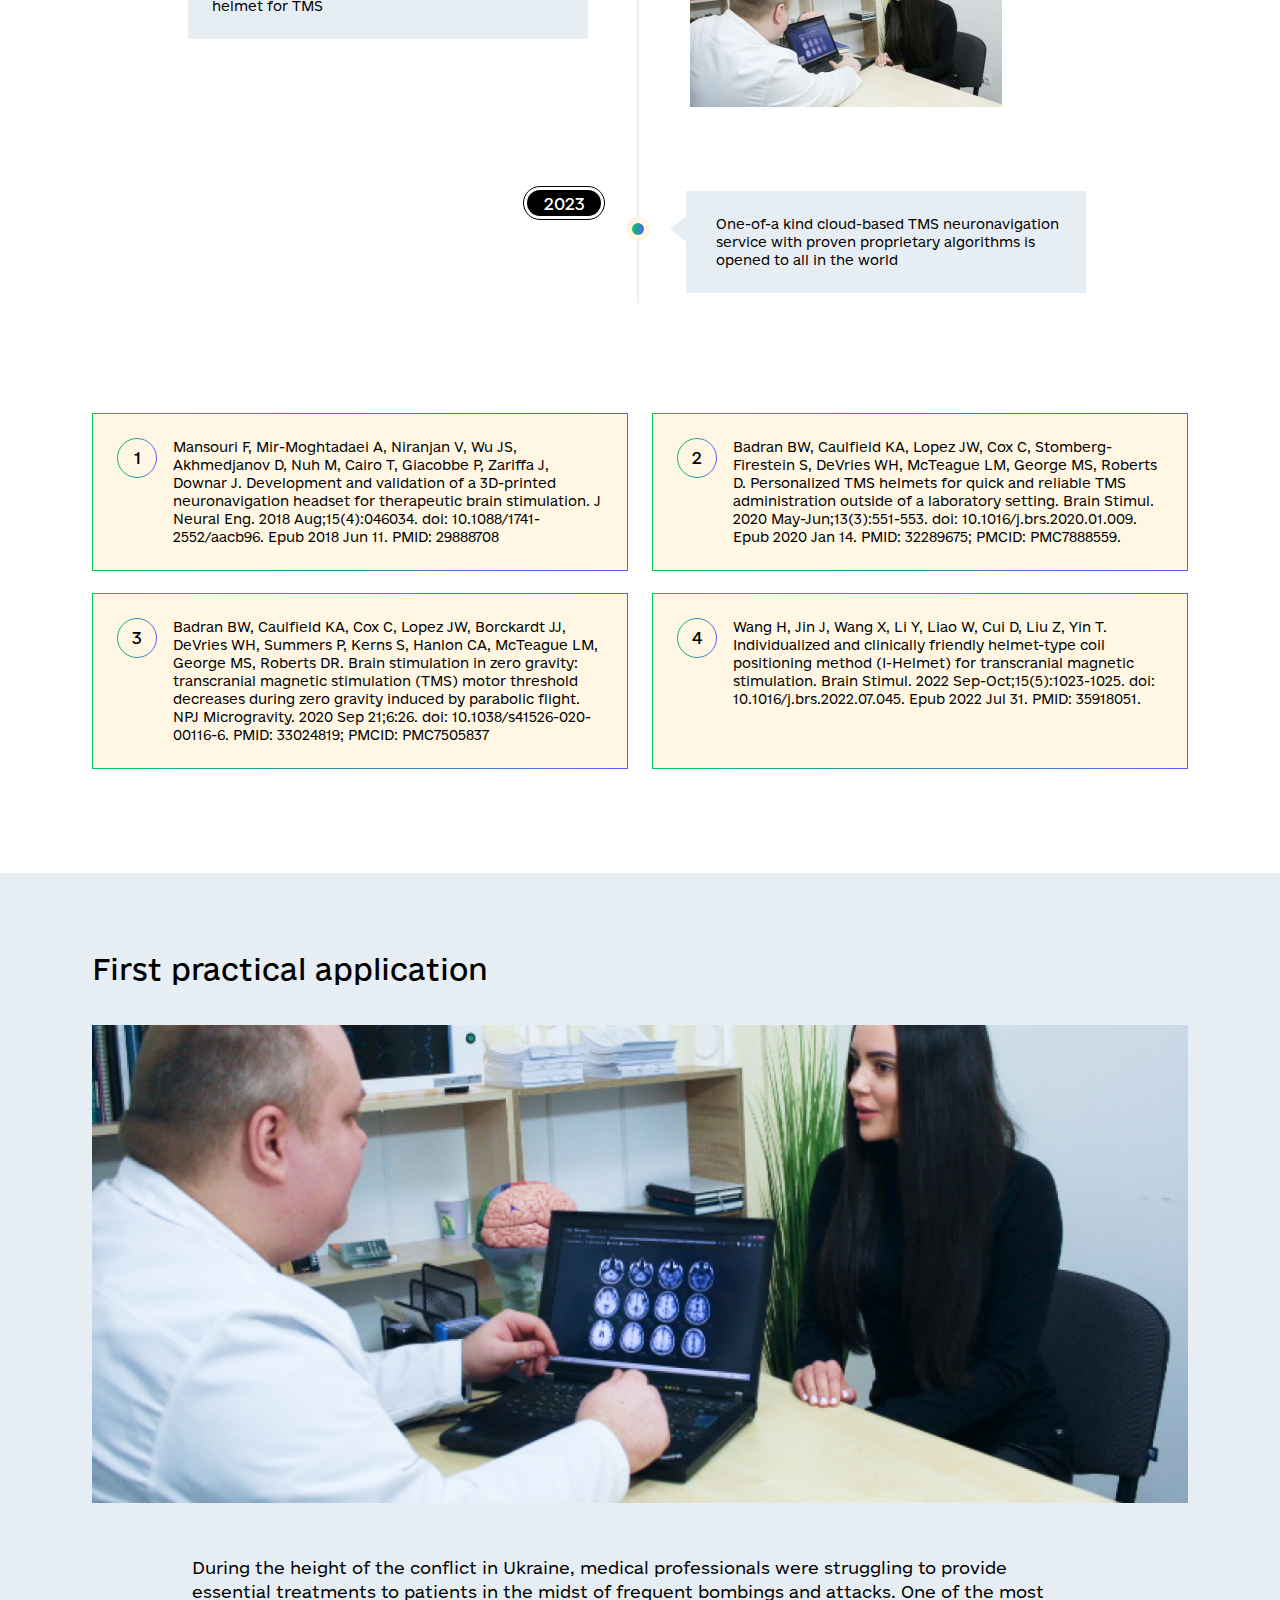
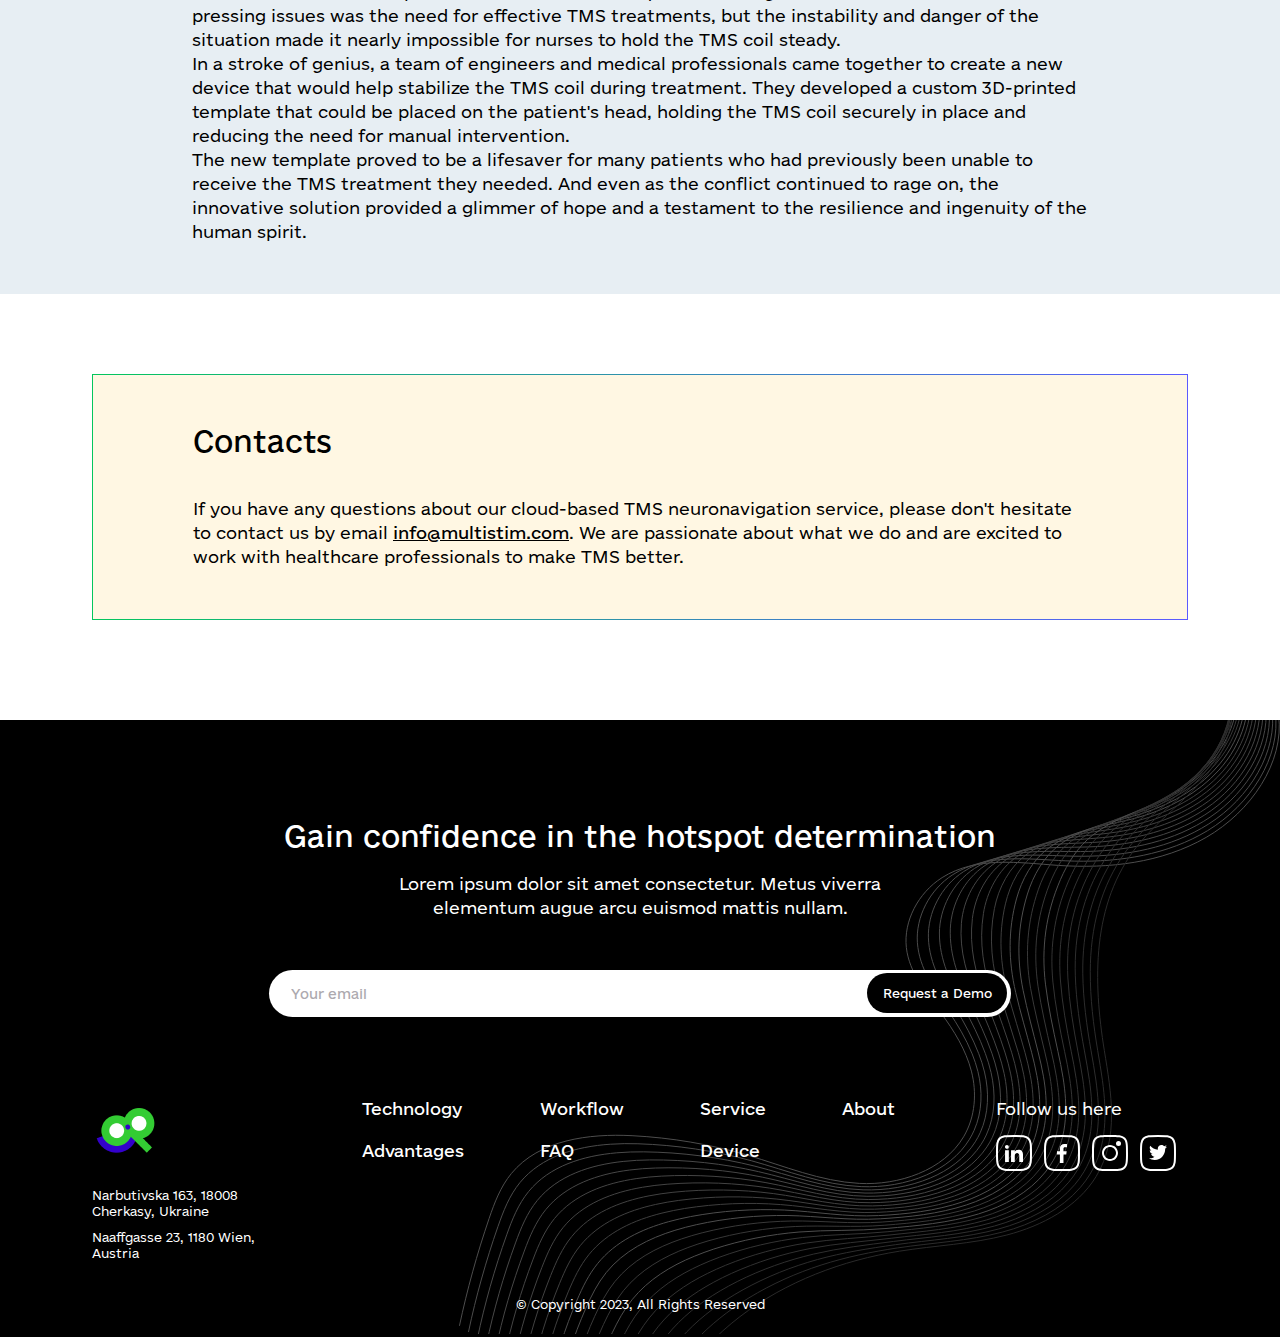
<file: about.html>
<!DOCTYPE html>
<html lang="en">
<head>
    <meta charset="UTF-8">
    <meta http-equiv="X-UA-Compatible" content="IE=edge">
    <meta name="viewport" content="width=device-width, initial-scale=1.0">
    <link rel="stylesheet" href="css/style.css">
    <link rel="stylesheet" href="css/swiper-bundle.min.css">
    <link rel="shortcut icon" type="image/x-icon" href="images/favicon.ico" >
    <title>About</title>
</head>
<body>

<div class="header">
        <div class="container">
            <div class="header__body header__body-line">
                <div class="logo">
                    <a class="logo__link" href="index.html" onclick="closeNav()">
                        <img src="images/logo-header.png" alt="logo">
                        <span>Multistim</span>
                    </a>
                </div>
                <div class="logo__mobmenu">
                    <a class="logo__link" href="index.html" onclick="closeNav()">
                        <img src="images/logo-header.png" alt="logo">
                        <span>Multistim</span>
                    </a>
                </div>
                <div class="menu">
                    <div class="line__1"></div>
                    <div class="menu__nav">
                        <ul>
                            <li><a href="index.html#home" onclick="closeNav()">Home</a></li>
                            <li><a href="index.html#technology" onclick="closeNav()">Technology</a></li>
                            <li><a href="index.html#advantages" onclick="closeNav()">Advantages</a></li>
                            <li><a href="index.html#workflow" onclick="closeNav()">Workflow</a></li>
                            <li><a href="index.html#faq" onclick="closeNav()">FAQ</a></li>
                            <li><a href="service.html" onclick="closeNav()">Service</a></li>
                            <li><a href="index.html#how" onclick="closeNav()">Device</a></li>
                            <li><a href="#" onclick="closeNav()">About</a></li>
                        </ul>
                    </div>
                    <div class="line__2"></div>
                    <div class="menu__btn">
                        <button class="btn__demo show__modal" onclick="closeNav()">Request a demo</button>
                    </div>
                </div>
                <div class="burger">
                    <div class="burger__1"></div>
                    <div class="burger__1"></div>
                    <div class="burger__1"></div>
                </div>
                <div class="btn-close">
                    <img src="images/svclos.svg" alt="">
                </div>
            </div>
        </div>
</div>

<div id="myModal" class="modal">
    <div class="modal-content">
        <div class="modal-body">
            <div class="modal-body__top">
                <h3 class="modal-body__h3">Get a Tailored Demo</h3>
                <span class="close__modal"><img src="images/close.svg" alt="x"></span>
            </div>
            <form class="my-form" action="#">
                <div class="input-row">
                    <input type="text" name="first" placeholder="First Name">
                    <input type="text" name="last" placeholder="Last Name">
                </div>
                <div class="input-row">
                    <input type="text" name="pos" placeholder="Position">
                    <input type="text" name="company" placeholder="Company">
                </div>
                <div class="input-row">
                    <input type="tel" name="tel" placeholder="Phone">
                    <input type="email" name="email" placeholder="Email">
                </div>
                <div class="input-column">
                    <div class="textarea_col">
                        <p class="p1">Describe your preferences</p>
                        <textarea name="textarea"></textarea>
                    </div>
                    <div class="p2">
                        <p>*When filling out this information, you agree to allow the processing of personal data</p>
                    </div>
                    <input class="button" type="submit" name="submit" value="Send">
                </div>
            </form>
        </div>
    </div>
</div>

<div class="ahome">
    <div class="container">
        <div class="ahome__body">
            <div class="breadcrums">
                <ul>
                    <li>
                        <a href="index.html">Home</a>
                    </li>
                    <li>
                        <svg width="2" height="12" viewBox="0 0 2 12" fill="none" xmlns="http://www.w3.org/2000/svg">
                        <path opacity="0.5" d="M0.335938 11.4062H1.67188V0.625H0.335938V11.4062Z" fill="black"/>
                        </svg>
                    </li>
                    <li>
                        <a href="#">About</a>
                    </li>
                </ul>
            </div>
            <h1 class="ahome__body-h1">About </h1>
            <h3 class="ahome__body-h3">History of the development of neuronavigation using 3D printed devices</h3>

            <div class="ahome__body-timeline">

                <div class="container-tim left">
                    <div class="content">
                      <div class="content__p">
                          <p>Jonathan Dovnar's lab tested a 3d printed device based on optical scanning of the head surface</p>
                      </div>
                    </div>
                    <div class="year-right">2018</div>
                    <div class="img-right">
                        <img src="images/about1.png" alt="img">
                    </div>
                </div>

                <div class="container-tim right">
                    <div class="content content-right">
                      <div class="content__p">
                          <p>Independent of this publication, ukrainian radiologist and psychiatrist  Arkadii Grygorian develops a 3d printed helmet based on brain MRI</p>
                      </div>
                    </div>
                    <div class="year-left">2019</div>
                    <div class="img-left">
                        <img src="images/about2.png" alt="img">
                    </div>
                </div>

                <div class="container-tim left">
                    <div class="content">
                      <div class="content__p">
                          <p>Bashar Badran from the Medical University of South Carolina develops a personalised helmet made of cast fibreglass 2 that allows TMS to be performed in weightlessness3</p>
                      </div>
                    </div>
                    <div class="year-right">2020</div>
                    <div class="img-right">
                        <img src="images/about3.png" alt="img">
                    </div>
                </div>

                <div class="container-tim right">
                    <div class="year-left">2021</div>
                    <div class="content content-right">
                        <div class="content__p">
                              <p>Arkady Grigoryan has refused to patent his device in other countries, making this approach available to everyone. All efforts are concentrated on the development of precise algorithms</p>
                        </div>
                    </div>
                </div>

                <div class="container-tim left">
                    <div class="content">
                        <div class="content__p">
                            <p>next article was published by Zhipeng Jiu from Neuroscience Center of Chinese academy of Medical Sciences  on the use of a 3D printed helmet for TMS</p>
                        </div>
                    </div>
                    <div class="year-right">2022</div>
                    <div class="img-right">
                        <img src="images/about4.png" alt="img">
                    </div>
                </div>

                <div class="container-tim right">
                    <div class="year-left">2023</div>
                    <div class="content content-right">
                        <div class="content__p">
                            <p>One-of-a kind cloud-based TMS neuronavigation service with proven proprietary algorithms is opened to all in the world</p>
                        </div>
                    </div>
                </div>
            </div>

            <div class="ahome__body-cards">
                <div class="ahome__body-card">
                    <div class="ahome__body-card__element">
                        <img class="element__img" src="images/gradient.svg" alt="">
                        <span class="one">1</span>
                    </div>
                    <div class="ahome__body-card__p">
                        <p>Mansouri F, Mir-Moghtadaei A, Niranjan V, Wu JS, Akhmedjanov D, Nuh M, Cairo T, Giacobbe P, Zariffa J, Downar J. Development and validation of a 3D-printed neuronavigation headset for therapeutic brain stimulation. J Neural Eng. 2018 Aug;15(4):046034. doi: 10.1088/1741-2552/aacb96. Epub 2018 Jun 11. PMID: 29888708</p>
                    </div>
                </div>
                <div class="ahome__body-card">
                    <div class="ahome__body-card__element">
                        <img class="element__img" src="images/gradient.svg" alt="">
                        <span class="one">2</span>
                    </div>
                    <div class="ahome__body-card__p">
                        <p>Badran BW, Caulfield KA, Lopez JW, Cox C, Stomberg-Firestein S, DeVries WH, McTeague LM, George MS, Roberts D. Personalized TMS helmets for quick and reliable TMS administration outside of a laboratory setting. Brain Stimul. 2020 May-Jun;13(3):551-553. doi: 10.1016/j.brs.2020.01.009. Epub 2020 Jan 14. PMID: 32289675; PMCID: PMC7888559.</p>
                    </div>
                 </div>
                <div class="ahome__body-card">
                    <div class="ahome__body-card__element">
                        <img class="element__img" src="images/gradient.svg" alt="">
                        <span class="one">3</span>
                    </div>
                    <div class="ahome__body-card__p">
                        <p>Badran BW, Caulfield KA, Cox C, Lopez JW, Borckardt JJ, DeVries WH, Summers P, Kerns S, Hanlon CA, McTeague LM, George MS, Roberts DR. Brain stimulation in zero gravity: transcranial magnetic stimulation (TMS) motor threshold decreases during zero gravity induced by parabolic flight. NPJ Microgravity. 2020 Sep 21;6:26. doi: 10.1038/s41526-020-00116-6. PMID: 33024819; PMCID: PMC7505837</p>
                    </div>
                </div>
                <div class="ahome__body-card">
                    <div class="ahome__body-card__element">
                        <img class="element__img" src="images/gradient.svg" alt="">
                        <span class="one">4</span>
                    </div>
                    <div class="ahome__body-card__p">
                        <p>Wang H, Jin J, Wang X, Li Y, Liao W, Cui D, Liu Z, Yin T. Individualized and clinically friendly helmet-type coil positioning method (I-Helmet) for transcranial magnetic stimulation. Brain Stimul. 2022 Sep-Oct;15(5):1023-1025. doi: 10.1016/j.brs.2022.07.045. Epub 2022 Jul 31. PMID: 35918051.
                        </p>
                    </div>
                </div>
            </div>
        </div>
    </div>
</div>

<div class="afirst">
    <div class="container">
        <div class="afirst__body">
            <h3 class="afirst__body-h3">First practical application</h3>
            <div class="afirst__body-img">
                <img src="images/about5.png" alt="img">
            </div>
            <div class="afirst__body-texts">
                <p>During the height of the conflict in Ukraine, medical professionals were struggling to provide essential treatments to patients in the midst of frequent bombings and attacks. One of the most pressing issues was the need for effective TMS treatments, but the instability and danger of the situation made it nearly impossible for nurses to hold the TMS coil steady. <br>
                    In a stroke of genius, a team of engineers and medical professionals came together to create a new device that would help stabilize the TMS coil during treatment. They developed a custom 3D-printed template that could be placed on the patient's head, holding the TMS coil securely in place and reducing the need for manual intervention. <br>
                    The new template proved to be a lifesaver for many patients who had previously been unable to receive the TMS treatment they needed. And even as the conflict continued to rage on, the innovative solution provided a glimmer of hope and a testament to the resilience and ingenuity of the human spirit.</p>
            </div>
        </div>
    </div>
</div>

<div class="acontact">
    <div class="container">
        <div class="acontact__body">
            <h3 class="acontact__body-h3">Contacts</h3>
            <div class="acontact__body-p">
                <p>If you have any questions about our cloud-based TMS neuronavigation service, please don't hesitate to contact us by email <span>info@multistim.com</span>. We are passionate about what we do and are excited to work with healthcare professionals to make TMS better.</p>
            </div>
        </div>
    </div>
</div>

<div class="footer">
        <div class="footer__vector">
            <img src="images/bg-footer.svg" alt="">
        </div>
        <div class="container">
            <div class="footer__body">
                <div class="footer__body-form">
                    <h3 class="footer__body-h3">Gain confidence in the hotspot determination</h3>
                    <p class="footer__body-p">Lorem ipsum dolor sit amet consectetur. Metus viverra elementum augue arcu euismod mattis nullam. </p>
                    <form action="#">
                        <div class="form__footer">
                            <div class="form__footer-email">
                                <input type="email" placeholder="Your email">
                            </div>
                            <div class="form__footer-btn">
                                <input type="submit" value="Request a Demo" class="submitBtn">
                            </div>
                        </div>
                    </form>
                </div>
                <div class="footer__body-info">
                    <div class="footer__logo">
                        <div class="logo">
                            <a href="index.html">
                                <img src="images/logo-footer.png" alt="logo">
                            </a>    
                        </div>
                        <div class="footer__address">
                            <p>Narbutivska 163, 18008 Cherkasy, Ukraine</p>
                            <p>Naaffgasse 23, 1180 Wien, Austria</p>
                        </div>
                    </div>
                    <div class="footer__link">
                        <div class="footer__link-item1">
                            <div class="footer__link-1">
                                <ul>
                                    <li><a href="index.html#technology">Technology</a></li>
                                    <li><a href="index.html#advantages">Advantages</a></li>
                                </ul>
                            </div>
                            <div class="footer__link-1">
                                <ul>
                                    <li><a href="index.html#workflow">Workflow</a></li>
                                    <li><a href="index.html#faq">FAQ</a></li>
                                </ul>
                            </div>
                        </div>
                        <div class="footer__link-item2">
                            <div class="footer__link-2">
                                <ul>
                                    <li><a href="service.html">Service</a></li>
                                    <li><a href="index.html#how">Device</a></li>
                                </ul>
                            </div>
                            <div class="footer__link-2">
                                <ul>
                                    <li><a href="#">About</a></li>
                                </ul>
                            </div>
                        </div>
                    </div>
                    <div class="footer__soc">
                            <p>Follow us here</p>
                            <ul>
                                <li>
                                    <a href="https://www.linkedin.com/" target="_blank">
                                        <svg width="36" height="36" viewBox="0 0 36 36" fill="none" xmlns="http://www.w3.org/2000/svg">
                                            <path d="M3.57194 3.57355L3.57355 3.57194C4.79714 2.34556 6.37314 1.68775 8.68919 1.34759C11.0392 1.00245 14.0222 1 17.9967 1C21.9712 1 24.9545 1.00243 27.3055 1.34683C29.6222 1.68621 31.2004 2.34254 32.4273 3.56622C33.6543 4.79331 34.3122 6.37149 34.6524 8.68833C34.9976 11.0391 35 14.0222 35 17.9967C35 21.9712 34.9976 24.9543 34.6524 27.3051C34.3122 29.622 33.6543 31.2002 32.4273 32.4273C31.2003 33.6542 29.6207 34.3122 27.3027 34.6524C24.9511 34.9976 21.9679 35 17.9967 35C14.0255 35 11.0424 34.9976 8.69159 34.6524C6.37446 34.3122 4.79699 33.6543 3.57355 32.4281L3.57275 32.4273C2.34581 31.2003 1.68782 29.6207 1.3476 27.3027C1.00244 24.9511 1 21.9679 1 17.9967C1 14.0255 1.00244 11.0424 1.3476 8.69159C1.68781 6.37446 2.34571 4.79699 3.57194 3.57355Z" stroke="white" stroke-width="2"/>
                                            <path d="M12.7776 11.8897C12.7773 12.3907 12.5781 12.871 12.2237 13.225C11.8693 13.5791 11.3888 13.7778 10.8878 13.7776C10.3869 13.7773 9.90658 13.5781 9.55254 13.2237C9.19851 12.8693 8.99975 12.3888 9 11.8878C9.00025 11.3869 9.19949 10.9066 9.55388 10.5525C9.90827 10.1985 10.3888 9.99975 10.8897 10C11.3907 10.0003 11.871 10.1995 12.225 10.5539C12.5791 10.9083 12.7778 11.3888 12.7776 11.8897ZM12.8342 15.1762H9.05666V27H12.8342V15.1762ZM18.8028 15.1762H15.0441V27H18.765V20.7953C18.765 17.3389 23.2698 17.0178 23.2698 20.7953V27H27.0001V19.511C27.0001 13.6841 20.3327 13.9013 18.765 16.7628L18.8028 15.1762Z" fill="white"/>
                                        </svg>                                    
                                    </a>
                                </li>
                                <li>
                                    <a href="https://uk-ua.facebook.com/" target="_blank">
                                        <svg width="36" height="36" viewBox="0 0 36 36" fill="none" xmlns="http://www.w3.org/2000/svg">
                                            <path d="M3.57194 3.57355L3.57355 3.57194C4.79714 2.34556 6.37314 1.68775 8.68919 1.34759C11.0392 1.00245 14.0222 1 17.9967 1C21.9712 1 24.9545 1.00243 27.3055 1.34683C29.6222 1.68621 31.2004 2.34254 32.4273 3.56622C33.6543 4.79331 34.3122 6.37149 34.6524 8.68833C34.9976 11.0391 35 14.0222 35 17.9967C35 21.9712 34.9976 24.9543 34.6524 27.3051C34.3122 29.622 33.6543 31.2002 32.4273 32.4273C31.2003 33.6542 29.6207 34.3122 27.3027 34.6524C24.9511 34.9976 21.9679 35 17.9967 35C14.0255 35 11.0424 34.9976 8.69159 34.6524C6.37446 34.3122 4.79699 33.6543 3.57355 32.4281L3.57275 32.4273C2.34581 31.2003 1.68782 29.6207 1.3476 27.3027C1.00244 24.9511 1 21.9679 1 17.9967C1 14.0255 1.00244 11.0424 1.3476 8.69159C1.68781 6.37446 2.34571 4.79699 3.57194 3.57355Z" stroke="white" stroke-width="2"/>
                                            <path d="M15.9053 28V19.502H13V16.125H15.9053V13.4643C15.9053 10.5734 17.7083 9 20.3409 9C21.6023 9 22.6856 9.09277 23 9.13359V12.1543H21.1742C19.7424 12.1543 19.4659 12.8223 19.4659 13.7982V16.125H22.697L22.2538 19.502H19.4659V28" fill="white"/>
                                        </svg>                                    
                                    </a>
                                </li>
                                <li>
                                    <a href="https://www.instagram.com/" target="_blank">
                                        <svg width="36" height="36" viewBox="0 0 36 36" fill="none" xmlns="http://www.w3.org/2000/svg">
                                            <path fill-rule="evenodd" clip-rule="evenodd" d="M4.28146 4.27824L4.27824 4.28146C3.2586 5.29878 2.6592 6.6423 2.33699 8.83686C2.00489 11.0988 2 13.997 2 17.9967C2 21.9964 2.00489 24.8947 2.337 27.1575C2.65922 29.3528 3.25879 30.6991 4.27985 31.7201L4.28147 31.7218C5.29878 32.7414 6.6423 33.3408 8.83686 33.663C11.0988 33.9951 13.997 34 17.9967 34C21.9964 34 24.8947 33.9951 27.1575 33.663C29.3529 33.3408 30.6991 32.7412 31.7201 31.7201C32.7415 30.6988 33.3409 29.3539 33.663 27.1599C33.9951 24.898 34 21.9998 34 17.9967C34 13.9937 33.9951 11.0955 33.663 8.8336C33.341 6.64018 32.7418 5.29538 31.7209 4.27411C30.6999 3.25577 29.3547 2.6577 27.1605 2.33627C24.8982 2.00487 21.9996 2 17.9967 2C13.9937 2 11.0955 2.00489 8.83451 2.33698C6.6413 2.6591 5.29908 3.2583 4.28146 4.27824ZM33.1344 2.85911C36 5.72475 36 10.1048 36 17.9967C36 25.8887 36 30.2687 33.1344 33.1344C30.2687 36 25.8821 36 17.9967 36C10.1113 36 5.72475 36 2.86564 33.1344C0 30.2687 0 25.8821 0 17.9967C0 10.1113 0 5.72475 2.86564 2.86564C5.72475 0 10.1048 0 17.9967 0C25.8887 0 30.2687 0 33.1344 2.85911Z" fill="white"/>
                                            <path fill-rule="evenodd" clip-rule="evenodd" d="M18 24C21.3137 24 24 21.3137 24 18C24 14.6863 21.3137 12 18 12C14.6863 12 12 14.6863 12 18C12 21.3137 14.6863 24 18 24ZM18 26C22.4183 26 26 22.4183 26 18C26 13.5817 22.4183 10 18 10C13.5817 10 10 13.5817 10 18C10 22.4183 13.5817 26 18 26Z" fill="white"/>
                                            <circle cx="26.5" cy="8.5" r="2.5" fill="white"/>
                                        </svg>  
                                    </a>
                                </li>
                                <li>
                                    <a href="https://twitter.com/" target="_blank">
                                        <svg width="36" height="36" viewBox="0 0 36 36" fill="none" xmlns="http://www.w3.org/2000/svg">
                                            <path d="M3.57194 3.57355L3.57355 3.57194C4.79714 2.34556 6.37314 1.68775 8.68919 1.34759C11.0392 1.00245 14.0222 1 17.9967 1C21.9712 1 24.9545 1.00243 27.3055 1.34683C29.6222 1.68621 31.2004 2.34254 32.4273 3.56622C33.6543 4.79331 34.3122 6.37149 34.6524 8.68833C34.9976 11.0391 35 14.0222 35 17.9967C35 21.9712 34.9976 24.9543 34.6524 27.3051C34.3122 29.622 33.6543 31.2002 32.4273 32.4273C31.2003 33.6542 29.6207 34.3122 27.3027 34.6524C24.9511 34.9976 21.9679 35 17.9967 35C14.0255 35 11.0424 34.9976 8.69159 34.6524C6.37446 34.3122 4.79699 33.6543 3.57355 32.4281L3.57275 32.4273C2.34581 31.2003 1.68782 29.6207 1.3476 27.3027C1.00244 24.9511 1 21.9679 1 17.9967C1 14.0255 1.00244 11.0424 1.3476 8.69159C1.68781 6.37446 2.34571 4.79699 3.57194 3.57355Z" stroke="white" stroke-width="2"/>
                                            <path d="M25.1498 13.7383C25.1612 13.9023 25.1612 14.0664 25.1612 14.2305C25.1612 19.2344 21.4493 25 14.665 25C12.5749 25 10.6333 24.3789 9 23.3008C9.29697 23.3359 9.58247 23.3477 9.89086 23.3477C11.6155 23.3477 13.2031 22.75 14.4708 21.7305C12.849 21.6953 11.4898 20.6055 11.0216 19.1055C11.25 19.1406 11.4784 19.164 11.7183 19.164C12.0495 19.164 12.3807 19.1172 12.6891 19.0352C10.9987 18.6836 9.73094 17.1601 9.73094 15.3203V15.2734C10.222 15.5547 10.7932 15.7305 11.3984 15.7539C10.4048 15.0742 9.75379 13.914 9.75379 12.6015C9.75379 11.8984 9.9365 11.2539 10.2563 10.6914C12.0723 12.9883 14.802 14.4882 17.8629 14.6523C17.8058 14.3711 17.7716 14.0781 17.7716 13.7852C17.7716 11.6992 19.4162 10 21.4607 10C22.5228 10 23.4822 10.457 24.1561 11.1953C24.9898 11.0313 25.7893 10.7148 26.4975 10.2813C26.2233 11.1602 25.6409 11.8985 24.8756 12.3672C25.618 12.2852 26.3376 12.0742 27 11.7813C26.4975 12.5312 25.8693 13.1992 25.1498 13.7383Z" fill="white"/>
                                        </svg>                                    
                                    </a>
                                </li>
                            </ul>
                     </div>
                </div>
                <p class="footer__body-right">© Copyright 2023, All Rights Reserved</p>
            </div>
        </div>
</div>
        
<script src="js/menu.js"></script>
<script src="js/modal.js"></script>
</body>
</file>
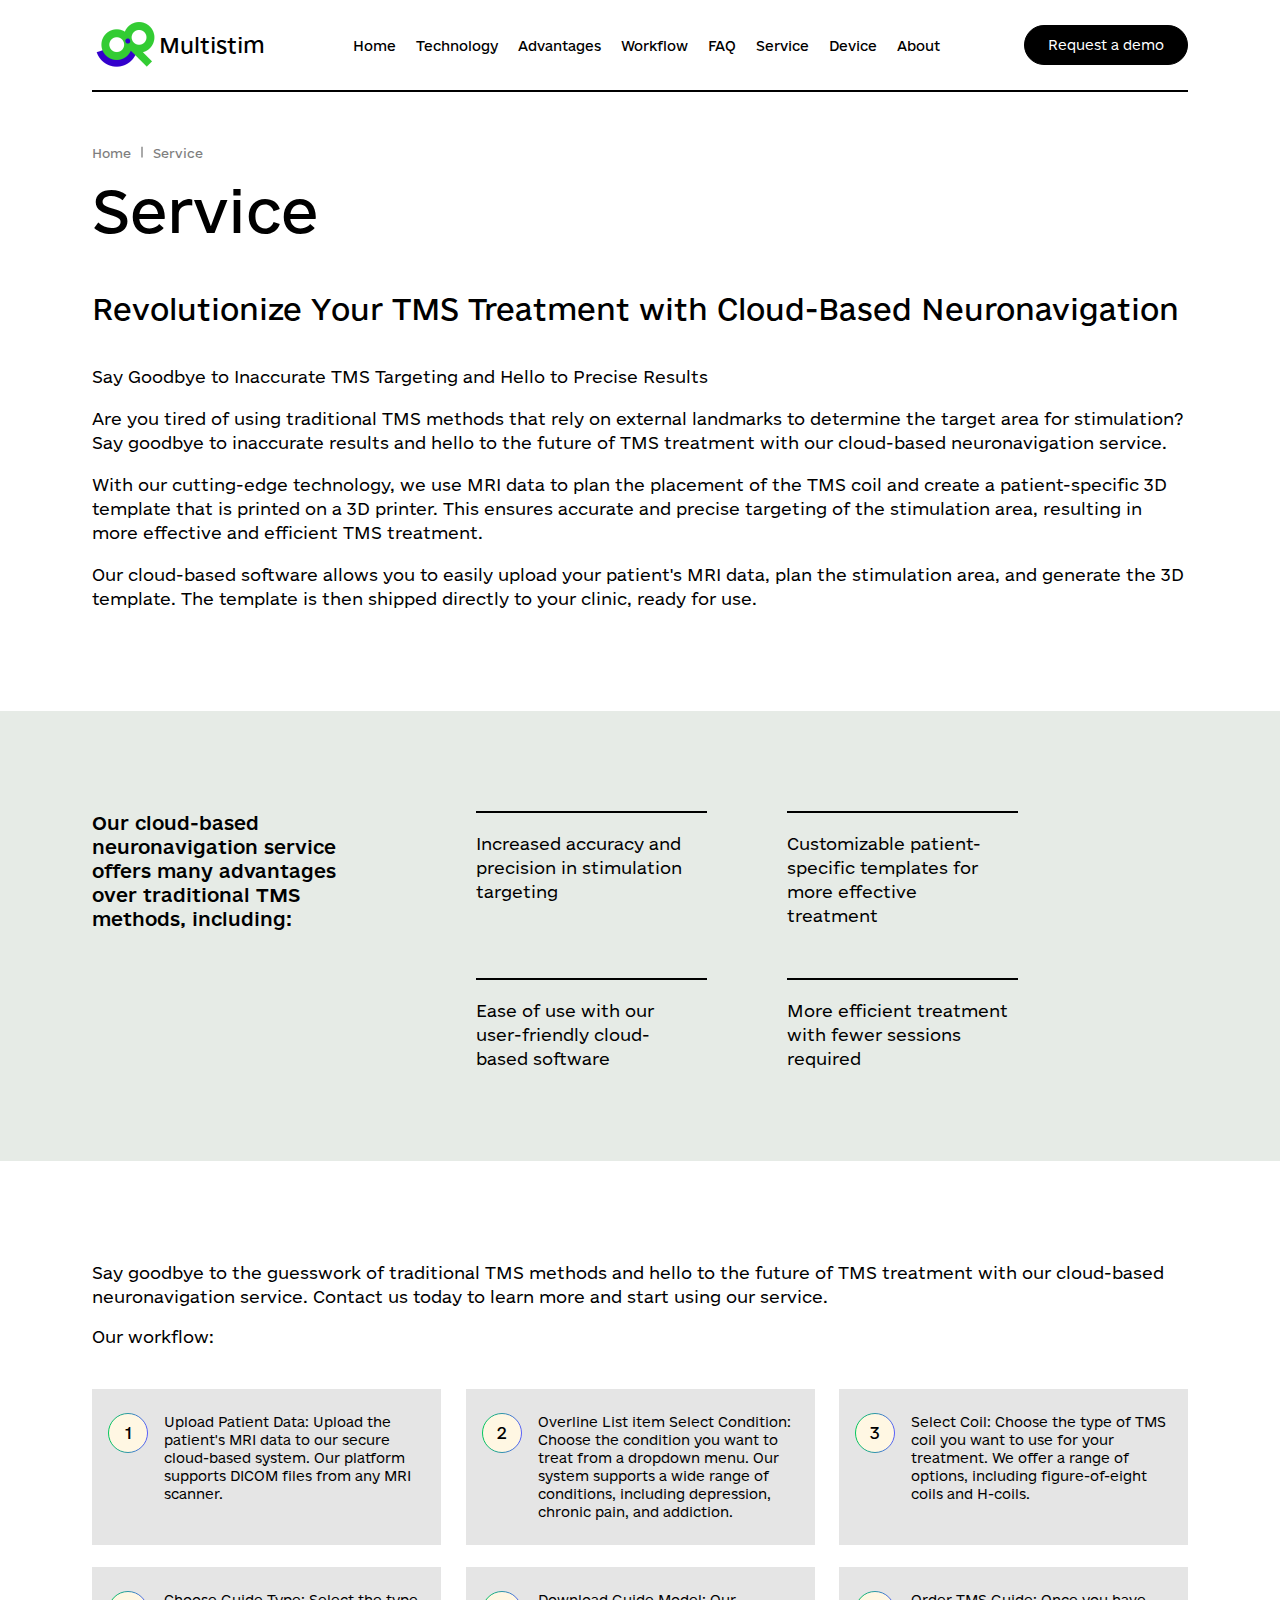
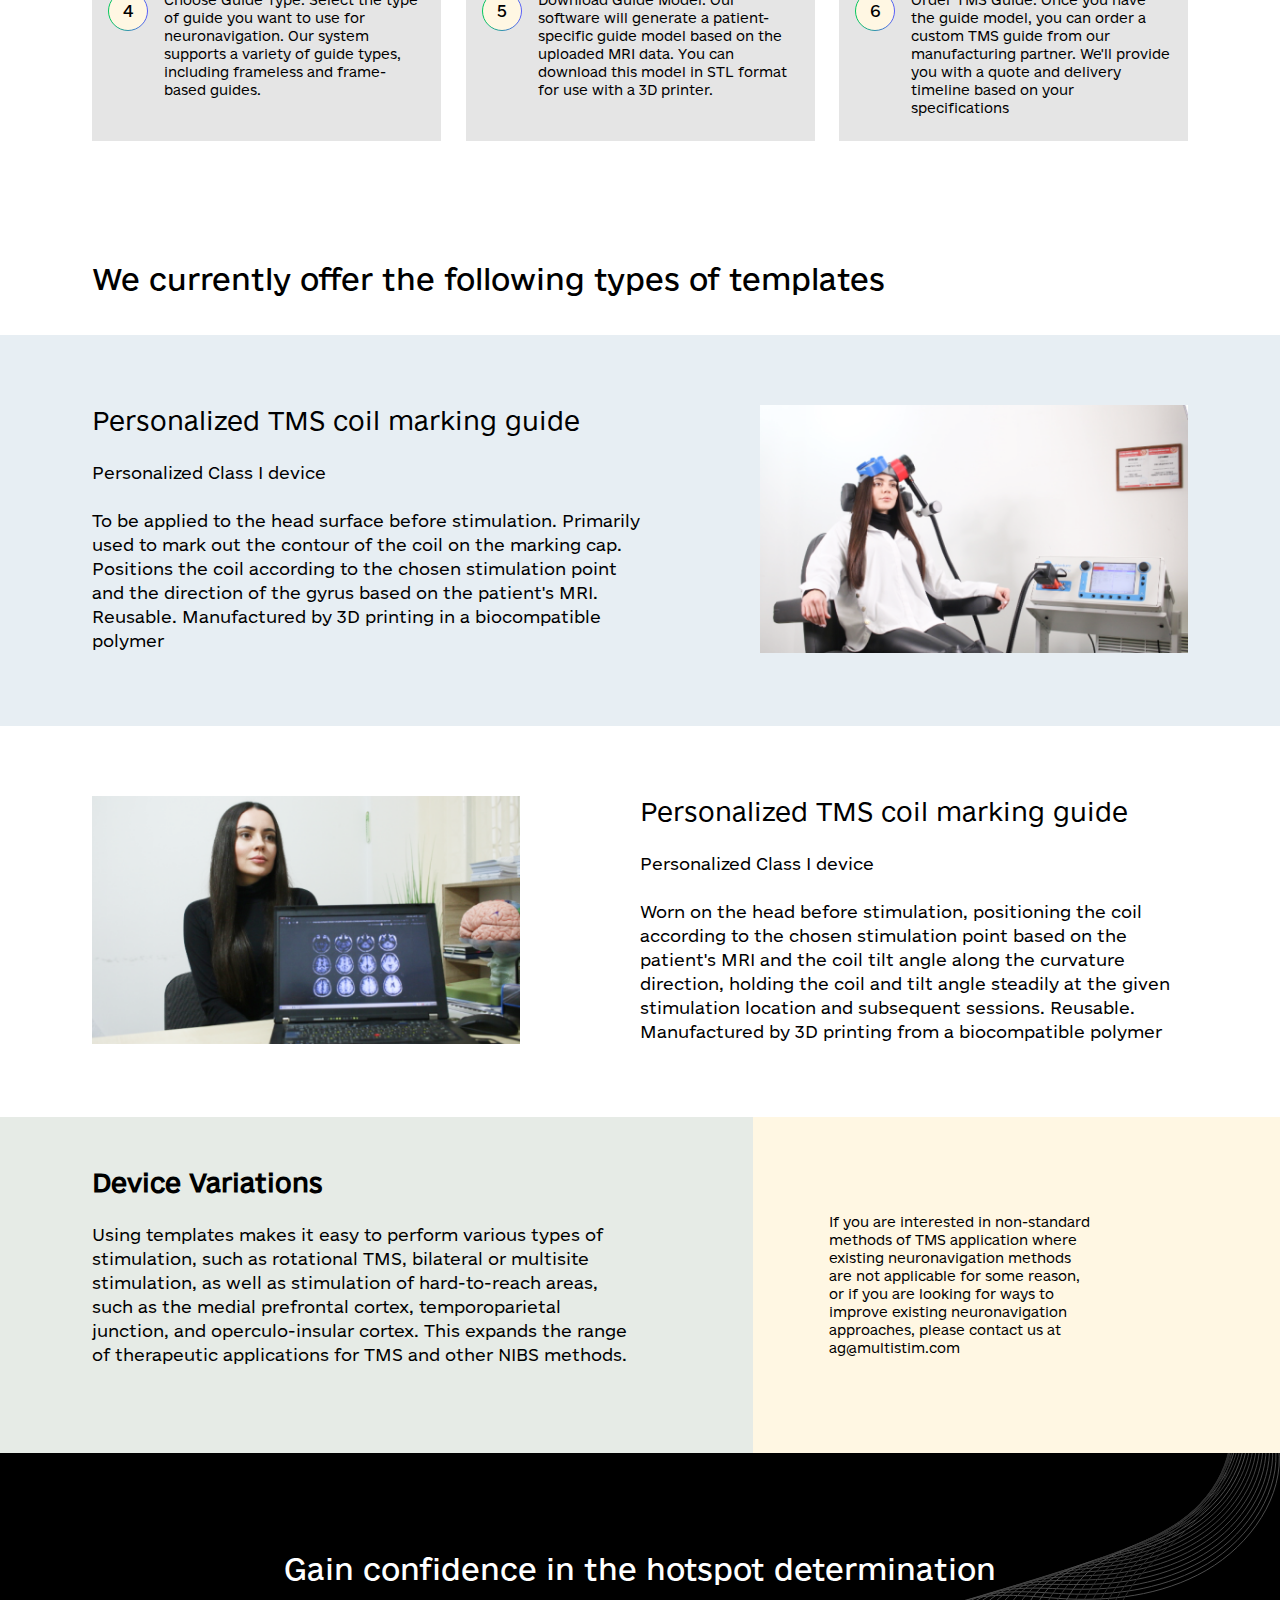
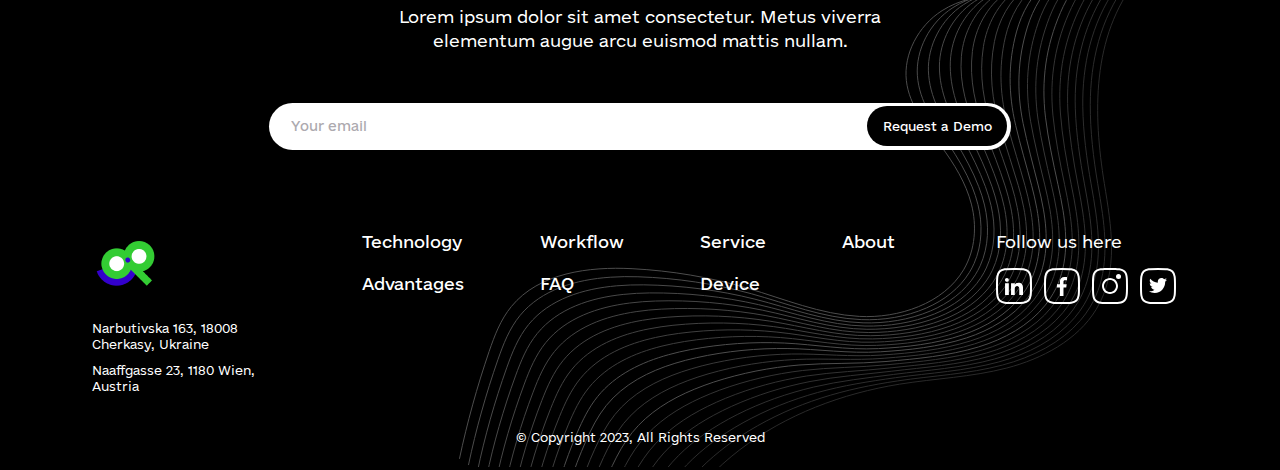
<file: service.html>
<!DOCTYPE html>
<html lang="en">
<head>
    <meta charset="UTF-8">
    <meta http-equiv="X-UA-Compatible" content="IE=edge">
    <meta name="viewport" content="width=device-width, initial-scale=1.0">
    <link rel="stylesheet" href="css/style.css">
    <link rel="stylesheet" href="css/swiper-bundle.min.css">
    <link rel="shortcut icon" type="image/x-icon" href="images/favicon.ico" >
    <title>Service</title>
</head>
<body>

<div class="header">
        <div class="container">
            <div class="header__body header__body-line">
                <div class="logo">
                    <a class="logo__link" href="index.html" onclick="closeNav()">
                        <img src="images/logo-header.png" alt="logo">
                        <span>Multistim</span>
                    </a>
                </div>
                <div class="logo__mobmenu">
                    <a class="logo__link" href="index.html" onclick="closeNav()">
                        <img src="images/logo-header.png" alt="logo">
                        <span>Multistim</span>
                    </a>
                </div>
                <div class="menu">
                    <div class="line__1"></div>
                    <div class="menu__nav">
                        <ul>
                            <li><a href="index.html#home" onclick="closeNav()">Home</a></li>
                            <li><a href="index.html#technology" onclick="closeNav()">Technology</a></li>
                            <li><a href="index.html#advantages" onclick="closeNav()">Advantages</a></li>
                            <li><a href="index.html#workflow" onclick="closeNav()">Workflow</a></li>
                            <li><a href="index.html#faq" onclick="closeNav()">FAQ</a></li>
                            <li><a href="#" onclick="closeNav()">Service</a></li>
                            <li><a href="index.html#how" onclick="closeNav()">Device</a></li>
                            <li><a href="about.html" onclick="closeNav()">About</a></li>
                        </ul>
                    </div>
                    <div class="line__2"></div>
                    <div class="menu__btn">
                        <button class="btn__demo show__modal" onclick="closeNav()">Request a demo</button>
                    </div>
                </div>
                <div class="burger">
                    <div class="burger__1"></div>
                    <div class="burger__1"></div>
                    <div class="burger__1"></div>
                </div>
                <div class="btn-close">
                    <img src="images/svclos.svg" alt="">
                </div>
            </div>
        </div>
</div>

<div id="myModal" class="modal">
    <div class="modal-content">
        <div class="modal-body">
            <div class="modal-body__top">
                <h3 class="modal-body__h3">Get a Tailored Demo</h3>
                <span class="close__modal"><img src="images/close.svg" alt="x"></span>
            </div>
            <form class="my-form" action="#">
                <div class="input-row">
                    <input type="text" name="first" placeholder="First Name">
                    <input type="text" name="last" placeholder="Last Name">
                </div>
                <div class="input-row">
                    <input type="text" name="pos" placeholder="Position">
                    <input type="text" name="company" placeholder="Company">
                </div>
                <div class="input-row">
                    <input type="tel" name="tel" placeholder="Phone">
                    <input type="email" name="email" placeholder="Email">
                </div>
                <div class="input-column">
                    <div class="textarea_col">
                        <p class="p1">Describe your preferences</p>
                        <textarea name="textarea"></textarea>
                    </div>
                    <div class="p2">
                        <p>*When filling out this information, you agree to allow the processing of personal data</p>
                    </div>
                    <input class="button" type="submit" name="submit" value="Send">
                </div>
            </form>
        </div>
    </div>
</div>

<div class="first">
    <div class="container">
        <div class="first__body">
            <div class="breadcrums">
                <ul>
                    <li>
                        <a href="index.html">Home</a>
                    </li>
                    <li>
                        <svg width="2" height="12" viewBox="0 0 2 12" fill="none" xmlns="http://www.w3.org/2000/svg">
                        <path opacity="0.5" d="M0.335938 11.4062H1.67188V0.625H0.335938V11.4062Z" fill="black"/>
                        </svg>
                    </li>
                    <li>
                        <a href="#">Service</a>
                    </li>
                </ul>
            </div>
            <h1 class="first__body-h1">Service</h1>
            <h3 class="first__body-h3">Revolutionize Your TMS Treatment with Cloud-Based Neuronavigation</h3>
            <div class="first__body-p">
                <p>Say Goodbye to Inaccurate TMS Targeting and Hello to Precise Results</p>
                <p>Are you tired of using traditional TMS methods that rely on external landmarks to determine the target area for stimulation? Say goodbye to inaccurate results and hello to the future of TMS treatment with our cloud-based neuronavigation service.</p>
                <p>With our cutting-edge technology, we use MRI data to plan the placement of the TMS coil and create a patient-specific 3D template that is printed on a 3D printer. This ensures accurate and precise targeting of the stimulation area, resulting in more effective and efficient TMS treatment.</p>
                <p>Our cloud-based software allows you to easily upload your patient's MRI data, plan the stimulation area, and generate the 3D template. The template is then shipped directly to your clinic, ready for use.</p>
            </div>
        </div>
    </div>
</div>

<div class="second">
    <div class="container">
        <div class="second__body">
            <p class="second__body-title">Our cloud-based neuronavigation service offers many advantages over traditional TMS methods, including:</p>
            <div class="second__body-texts">
                <div class="second__body-text1">
                    <div class="second__body-text">
                        <div class="second__body-p">
                            <p>Increased accuracy and precision in stimulation targeting</p>
                        </div>
                    </div>
                    <div class="second__body-text">
                        <div class="second__body-p">
                            <p>Customizable patient-specific templates for more effective treatment</p>
                        </div>
                    </div>
                </div>
                <div class="second__body-text2">
                    <div class="second__body-text">
                        <div class="second__body-p">
                            <p>Ease of use with our user-friendly cloud-based software</p>
                        </div>
                    </div>
                    <div class="second__body-text">
                        <div class="second__body-p">
                            <p>More efficient treatment with fewer sessions required</p>
                        </div>
                    </div>
                </div>
            </div>
        </div>
    </div>
</div>

<div class="third">
    <div class="container">
        <div class="third__body">
            <div class="third__body-text">
                <p>Say goodbye to the guesswork of traditional TMS methods and hello to the future of TMS treatment with our cloud-based neuronavigation service. Contact us today to learn more and start using our service. </p><p> Our workflow:</p>
            </div>
            <div class="third__body-cards">
                <div class="third__body-card">
                    <div class="third__body-card__element">
                        <img class="element__img" src="images/gradient.svg" alt="">
                        <span class="one">1</span>
                    </div>
                    <div class="third__body-card__p">
                        <p>Upload Patient Data: Upload the patient's MRI data to our secure cloud-based system. Our platform supports DICOM files from any MRI scanner.</p>
                    </div>
                </div>
                <div class="third__body-card">
                    <div class="third__body-card__element">
                        <img class="element__img" src="images/gradient.svg" alt="">
                        <span class="one">2</span>
                    </div>
                    <div class="third__body-card__p">
                        <p>Overline
                            List item
                            Select Condition: Choose the condition you want to treat from a dropdown menu. Our system supports a wide range of conditions, including depression, chronic pain, and addiction.</p>     
                    </div>
                 </div>
                <div class="third__body-card">
                    <div class="third__body-card__element">
                        <img class="element__img" src="images/gradient.svg" alt="">
                        <span class="one">3</span>
                    </div>
                    <div class="third__body-card__p">
                        <p>Select Coil: Choose the type of TMS coil you want to use for your treatment. We offer a range of options, including figure-of-eight coils and H-coils.</p>
                    </div>
                </div>
                <div class="third__body-card">
                    <div class="third__body-card__element">
                        <img class="element__img" src="images/gradient.svg" alt="">
                        <span class="one">4</span>
                    </div>
                    <div class="third__body-card__p">
                        <p>Choose Guide Type: Select the type of guide you want to use for neuronavigation. Our system supports a variety of guide types, including frameless and frame-based guides.</p>
                    </div>
                </div>
                <div class="third__body-card">
                    <div class="third__body-card__element">
                        <img class="element__img" src="images/gradient.svg" alt="">
                        <span class="one">5</span>
                    </div>
                    <div class="third__body-card__p">
                        <p >Download Guide Model: Our software will generate a patient-specific guide model based on the uploaded MRI data. You can download this model in STL format for use with a 3D printer.</p>
                    </div>
                </div>
                <div class="third__body-card">
                    <div class="third__body-card__element">
                        <img class="element__img" src="images/gradient.svg" alt="">
                        <span class="one">6</span>
                    </div>
                    <div class="third__body-card__p">
                        <p >Order TMS Guide: Once you have the guide model, you can order a custom TMS guide from our manufacturing partner. We'll provide you with a quote and delivery timeline based on your specifications</p>
                    </div>
                </div>
            </div>
        </div>
    </div>
</div>

<div class="fourch">
    <div class="container">
        <h3 class="fourch__h3">We currently offer the following types of templates</h3>
    </div>
    <div class="fourch__header">
        <div class="container">
            <div class="fourch__body">
                <div class="fourch__body-text">
                    <div class="fourch__body-text__p1">
                        <p>Personalized TMS coil marking guide </p>
                    </div>
                    <div class="fourch__body-text__p2">
                        <p>Personalized Class I device </p>
                    </div>
                    <div class="fourch__body-text__p3">
                        <p>
                            To be applied to the head surface before stimulation. Primarily used to mark out the contour of the coil on the marking cap. Positions the coil according to the chosen stimulation point and the direction of the gyrus based on the patient's MRI. Reusable. Manufactured by 3D printing in a biocompatible polymer
                        </p>
                    </div>
                </div>
                <div class="fourch__body-img">
                    <img src="images/service-img.png" alt="">
                </div>
            </div>
        </div>
    </div>
</div>

<div class="fifth">
    <div class="container">
        <div class="fifth__body">
            <div class="fifth__body-img">
                <img src="images/service-img2.png" alt="">
            </div>
            <div class="fifth__body-text">
                <div class="fifth__body-text__p1">
                    <p>Personalized TMS coil marking guide</p>    
                </div>
                <div class="fifth__body-text__p2">
                    <p>Personalized Class I device</p>    
                </div>
                <div class="fifth__body-text__p3">
                    <p>
                        Worn on the head before stimulation, positioning the coil according to the chosen stimulation point based on the patient's MRI and the coil tilt angle along the curvature direction, holding the coil and tilt angle steadily at the given stimulation location and subsequent sessions. Reusable. Manufactured by 3D printing from a biocompatible polymer
                    </p>
                </div>
            </div>
        </div>
    </div>
</div>

<div class="sixth">
    <div class="container__con">
        <div class="sixth__body">
            <div class="sixth__left">
                <div class="sixth__left-text">
                    <h4 class="sixth__left-h4">Device Variations</h4>
                    <div class="sixth__left-p">
                        <p>Using templates makes it easy to perform various types of stimulation, such as rotational TMS, bilateral or multisite stimulation, as well as stimulation of hard-to-reach areas, such as the medial prefrontal cortex, temporoparietal junction, and operculo-insular cortex. This expands the range of therapeutic applications for TMS and other NIBS methods.</p>
                    </div>
                </div>
            </div>
            <div class="sixth__right">
                <div class="sixth__right-text">
                    <div class="sixth__right-p">
                        <p>If you are interested in non-standard methods of TMS application where existing neuronavigation methods are not applicable for some reason, or if you are looking for ways to improve existing neuronavigation approaches, please contact us at ag@multistim.com</p>
                    </div>
                </div>
            </div>
        </div>
    </div>
</div>


<div class="footer">
    <div class="footer__vector">
        <img src="images/bg-footer.svg" alt="">
    </div>
    <div class="container">
        <div class="footer__body">
            <div class="footer__body-form">
                <h3 class="footer__body-h3">Gain confidence in the hotspot determination</h3>
                <p class="footer__body-p">Lorem ipsum dolor sit amet consectetur. Metus viverra elementum augue arcu euismod mattis nullam. </p>
                <form action="#">
                    <div class="form__footer">
                        <div class="form__footer-email">
                            <input type="email" placeholder="Your email">
                        </div>
                        <div class="form__footer-btn">
                            <input type="submit" value="Request a Demo" class="submitBtn">
                        </div>
                    </div>
                </form>
            </div>
            <div class="footer__body-info">
                <div class="footer__logo">
                    <div class="logo">
                        <a href="index.html">
                            <img src="images/logo-footer.png" alt="logo">
                        </a>    
                    </div>
                    <div class="footer__address">
                        <p>Narbutivska 163, 18008 Cherkasy, Ukraine</p>
                        <p>Naaffgasse 23, 1180 Wien, Austria</p>
                    </div>
                </div>
                <div class="footer__link">
                    <div class="footer__link-item1">
                        <div class="footer__link-1">
                            <ul>
                                <li><a href="index.html#technology">Technology</a></li>
                                <li><a href="index.html#advantages">Advantages</a></li>
                            </ul>
                        </div>
                        <div class="footer__link-1">
                            <ul>
                                <li><a href="index.html#workflow">Workflow</a></li>
                                <li><a href="index.html#faq">FAQ</a></li>
                            </ul>
                        </div>
                    </div>
                    <div class="footer__link-item2">
                        <div class="footer__link-2">
                            <ul>
                                <li><a href="#">Service</a></li>
                                <li><a href="index.html#how">Device</a></li>
                            </ul>
                        </div>
                        <div class="footer__link-2">
                            <ul>
                                <li><a href="about.html">About</a></li>
                            </ul>
                        </div>
                    </div>
                </div>
                <div class="footer__soc">
                        <p>Follow us here</p>
                        <ul>
                            <li>
                                <a href="https://www.linkedin.com/" target="_blank">
                                    <svg width="36" height="36" viewBox="0 0 36 36" fill="none" xmlns="http://www.w3.org/2000/svg">
                                        <path d="M3.57194 3.57355L3.57355 3.57194C4.79714 2.34556 6.37314 1.68775 8.68919 1.34759C11.0392 1.00245 14.0222 1 17.9967 1C21.9712 1 24.9545 1.00243 27.3055 1.34683C29.6222 1.68621 31.2004 2.34254 32.4273 3.56622C33.6543 4.79331 34.3122 6.37149 34.6524 8.68833C34.9976 11.0391 35 14.0222 35 17.9967C35 21.9712 34.9976 24.9543 34.6524 27.3051C34.3122 29.622 33.6543 31.2002 32.4273 32.4273C31.2003 33.6542 29.6207 34.3122 27.3027 34.6524C24.9511 34.9976 21.9679 35 17.9967 35C14.0255 35 11.0424 34.9976 8.69159 34.6524C6.37446 34.3122 4.79699 33.6543 3.57355 32.4281L3.57275 32.4273C2.34581 31.2003 1.68782 29.6207 1.3476 27.3027C1.00244 24.9511 1 21.9679 1 17.9967C1 14.0255 1.00244 11.0424 1.3476 8.69159C1.68781 6.37446 2.34571 4.79699 3.57194 3.57355Z" stroke="white" stroke-width="2"/>
                                        <path d="M12.7776 11.8897C12.7773 12.3907 12.5781 12.871 12.2237 13.225C11.8693 13.5791 11.3888 13.7778 10.8878 13.7776C10.3869 13.7773 9.90658 13.5781 9.55254 13.2237C9.19851 12.8693 8.99975 12.3888 9 11.8878C9.00025 11.3869 9.19949 10.9066 9.55388 10.5525C9.90827 10.1985 10.3888 9.99975 10.8897 10C11.3907 10.0003 11.871 10.1995 12.225 10.5539C12.5791 10.9083 12.7778 11.3888 12.7776 11.8897ZM12.8342 15.1762H9.05666V27H12.8342V15.1762ZM18.8028 15.1762H15.0441V27H18.765V20.7953C18.765 17.3389 23.2698 17.0178 23.2698 20.7953V27H27.0001V19.511C27.0001 13.6841 20.3327 13.9013 18.765 16.7628L18.8028 15.1762Z" fill="white"/>
                                    </svg>                                    
                                </a>
                            </li>
                            <li>
                                <a href="https://uk-ua.facebook.com/" target="_blank">
                                    <svg width="36" height="36" viewBox="0 0 36 36" fill="none" xmlns="http://www.w3.org/2000/svg">
                                        <path d="M3.57194 3.57355L3.57355 3.57194C4.79714 2.34556 6.37314 1.68775 8.68919 1.34759C11.0392 1.00245 14.0222 1 17.9967 1C21.9712 1 24.9545 1.00243 27.3055 1.34683C29.6222 1.68621 31.2004 2.34254 32.4273 3.56622C33.6543 4.79331 34.3122 6.37149 34.6524 8.68833C34.9976 11.0391 35 14.0222 35 17.9967C35 21.9712 34.9976 24.9543 34.6524 27.3051C34.3122 29.622 33.6543 31.2002 32.4273 32.4273C31.2003 33.6542 29.6207 34.3122 27.3027 34.6524C24.9511 34.9976 21.9679 35 17.9967 35C14.0255 35 11.0424 34.9976 8.69159 34.6524C6.37446 34.3122 4.79699 33.6543 3.57355 32.4281L3.57275 32.4273C2.34581 31.2003 1.68782 29.6207 1.3476 27.3027C1.00244 24.9511 1 21.9679 1 17.9967C1 14.0255 1.00244 11.0424 1.3476 8.69159C1.68781 6.37446 2.34571 4.79699 3.57194 3.57355Z" stroke="white" stroke-width="2"/>
                                        <path d="M15.9053 28V19.502H13V16.125H15.9053V13.4643C15.9053 10.5734 17.7083 9 20.3409 9C21.6023 9 22.6856 9.09277 23 9.13359V12.1543H21.1742C19.7424 12.1543 19.4659 12.8223 19.4659 13.7982V16.125H22.697L22.2538 19.502H19.4659V28" fill="white"/>
                                    </svg>                                    
                                </a>
                            </li>
                            <li>
                                <a href="https://www.instagram.com/" target="_blank">
                                    <svg width="36" height="36" viewBox="0 0 36 36" fill="none" xmlns="http://www.w3.org/2000/svg">
                                        <path fill-rule="evenodd" clip-rule="evenodd" d="M4.28146 4.27824L4.27824 4.28146C3.2586 5.29878 2.6592 6.6423 2.33699 8.83686C2.00489 11.0988 2 13.997 2 17.9967C2 21.9964 2.00489 24.8947 2.337 27.1575C2.65922 29.3528 3.25879 30.6991 4.27985 31.7201L4.28147 31.7218C5.29878 32.7414 6.6423 33.3408 8.83686 33.663C11.0988 33.9951 13.997 34 17.9967 34C21.9964 34 24.8947 33.9951 27.1575 33.663C29.3529 33.3408 30.6991 32.7412 31.7201 31.7201C32.7415 30.6988 33.3409 29.3539 33.663 27.1599C33.9951 24.898 34 21.9998 34 17.9967C34 13.9937 33.9951 11.0955 33.663 8.8336C33.341 6.64018 32.7418 5.29538 31.7209 4.27411C30.6999 3.25577 29.3547 2.6577 27.1605 2.33627C24.8982 2.00487 21.9996 2 17.9967 2C13.9937 2 11.0955 2.00489 8.83451 2.33698C6.6413 2.6591 5.29908 3.2583 4.28146 4.27824ZM33.1344 2.85911C36 5.72475 36 10.1048 36 17.9967C36 25.8887 36 30.2687 33.1344 33.1344C30.2687 36 25.8821 36 17.9967 36C10.1113 36 5.72475 36 2.86564 33.1344C0 30.2687 0 25.8821 0 17.9967C0 10.1113 0 5.72475 2.86564 2.86564C5.72475 0 10.1048 0 17.9967 0C25.8887 0 30.2687 0 33.1344 2.85911Z" fill="white"/>
                                        <path fill-rule="evenodd" clip-rule="evenodd" d="M18 24C21.3137 24 24 21.3137 24 18C24 14.6863 21.3137 12 18 12C14.6863 12 12 14.6863 12 18C12 21.3137 14.6863 24 18 24ZM18 26C22.4183 26 26 22.4183 26 18C26 13.5817 22.4183 10 18 10C13.5817 10 10 13.5817 10 18C10 22.4183 13.5817 26 18 26Z" fill="white"/>
                                        <circle cx="26.5" cy="8.5" r="2.5" fill="white"/>
                                    </svg>  
                                </a>
                            </li>
                            <li>
                                <a href="https://twitter.com/" target="_blank">
                                    <svg width="36" height="36" viewBox="0 0 36 36" fill="none" xmlns="http://www.w3.org/2000/svg">
                                        <path d="M3.57194 3.57355L3.57355 3.57194C4.79714 2.34556 6.37314 1.68775 8.68919 1.34759C11.0392 1.00245 14.0222 1 17.9967 1C21.9712 1 24.9545 1.00243 27.3055 1.34683C29.6222 1.68621 31.2004 2.34254 32.4273 3.56622C33.6543 4.79331 34.3122 6.37149 34.6524 8.68833C34.9976 11.0391 35 14.0222 35 17.9967C35 21.9712 34.9976 24.9543 34.6524 27.3051C34.3122 29.622 33.6543 31.2002 32.4273 32.4273C31.2003 33.6542 29.6207 34.3122 27.3027 34.6524C24.9511 34.9976 21.9679 35 17.9967 35C14.0255 35 11.0424 34.9976 8.69159 34.6524C6.37446 34.3122 4.79699 33.6543 3.57355 32.4281L3.57275 32.4273C2.34581 31.2003 1.68782 29.6207 1.3476 27.3027C1.00244 24.9511 1 21.9679 1 17.9967C1 14.0255 1.00244 11.0424 1.3476 8.69159C1.68781 6.37446 2.34571 4.79699 3.57194 3.57355Z" stroke="white" stroke-width="2"/>
                                        <path d="M25.1498 13.7383C25.1612 13.9023 25.1612 14.0664 25.1612 14.2305C25.1612 19.2344 21.4493 25 14.665 25C12.5749 25 10.6333 24.3789 9 23.3008C9.29697 23.3359 9.58247 23.3477 9.89086 23.3477C11.6155 23.3477 13.2031 22.75 14.4708 21.7305C12.849 21.6953 11.4898 20.6055 11.0216 19.1055C11.25 19.1406 11.4784 19.164 11.7183 19.164C12.0495 19.164 12.3807 19.1172 12.6891 19.0352C10.9987 18.6836 9.73094 17.1601 9.73094 15.3203V15.2734C10.222 15.5547 10.7932 15.7305 11.3984 15.7539C10.4048 15.0742 9.75379 13.914 9.75379 12.6015C9.75379 11.8984 9.9365 11.2539 10.2563 10.6914C12.0723 12.9883 14.802 14.4882 17.8629 14.6523C17.8058 14.3711 17.7716 14.0781 17.7716 13.7852C17.7716 11.6992 19.4162 10 21.4607 10C22.5228 10 23.4822 10.457 24.1561 11.1953C24.9898 11.0313 25.7893 10.7148 26.4975 10.2813C26.2233 11.1602 25.6409 11.8985 24.8756 12.3672C25.618 12.2852 26.3376 12.0742 27 11.7813C26.4975 12.5312 25.8693 13.1992 25.1498 13.7383Z" fill="white"/>
                                    </svg>                                    
                                </a>
                            </li>
                        </ul>
                 </div>
            </div>
            <p class="footer__body-right">© Copyright 2023, All Rights Reserved</p>
        </div>
    </div>
</div>

<!-- <div class="accert">
    <div class="container">
        <div class="accert__body">
            <div class="accert__body-p">
                <p>We use cookies to analyze and improve the performance of our website and to personalize advertising. By continuing to visit the site, you consent to the use of cookies and agree to the <span><a href="#">Privacy Policy.</a></span></p>
            </div>
            <div class="accert__body-btn">
                <a href="#">Accert</a>
            </div>
        </div>
    </div>
</div> -->
    
<script src="js/menu.js"></script>
<script src="js/modal.js"></script>
</body>
</file>
<file: css/style.css>
* {
  margin: 0;
  padding: 0;
  box-sizing: border-box;
  font-family: "e-Ukraine Regular";
}

html {
  position: relative;
  height: 100%;
  scroll-behavior: smooth;
}

body {
  position: relative;
  height: 100%;
}

.lock {
  overflow: hidden;
}

.lock1 {
  overflow: hidden;
}

h1, h2, h3, h4, p {
  margin: 0;
  padding: 0;
}

h1 {
  font-weight: 400;
  font-size: 56px;
  line-height: 64px;
  color: #000000;
}
@media (max-width: 992px) {
  h1 {
    font-size: 28px;
  }
}

h2 {
  font-style: normal;
  font-weight: 400;
  font-size: 54px;
  line-height: 62px;
}
@media (max-width: 992px) {
  h2 {
    font-size: 26px;
    line-height: 30px;
  }
}

h3 {
  font-style: normal;
  font-weight: 400;
  font-size: 28px;
  line-height: 32px;
}
@media (max-width: 992px) {
  h3 {
    font-size: 18px;
    line-height: 24px;
  }
}

p {
  font-family: "e-Ukraine Light";
  font-style: normal;
  font-weight: 300;
  font-size: 16px;
  line-height: 24px;
}
@media (max-width: 992px) {
  p {
    font-size: 12px;
    line-height: 18px;
  }
}

@font-face {
  font-family: "e-Ukraine Light";
  src: url("../font/e-Ukraine-Light.otf") format("opentype");
}
@font-face {
  font-family: "e-Ukraine Regular";
  src: url("../font/e-Ukraine-Regular.otf") format("opentype");
}
@font-face {
  font-family: "e-Ukraine Medium";
  src: url("../font/e-Ukraine-Medium.otf") format("opentype");
}
a {
  text-decoration: none;
}

.container {
  padding: 0 16px;
  margin: 0 auto;
  max-width: 1128px;
}

.breadcrums ul {
  display: flex;
}
.breadcrums ul li {
  margin-right: 10px;
  list-style: none;
}
.breadcrums ul li span {
  width: 2px;
  height: 16px;
  background-color: #000000;
  opacity: 0.5;
}
.breadcrums ul li a {
  color: #000000;
  opacity: 0.5;
  font-size: 12px;
}
@media (max-width: 992px) {
  .breadcrums ul li a {
    font-size: 10px;
  }
}

@keyframes gradient {
  0% {
    background-position: 0% 50%;
  }
  50% {
    background-position: 100% 50%;
  }
  100% {
    background-position: 0% 50%;
  }
}
@keyframes fade-in {
  from {
    opacity: 0;
    transform: translateY(-10px);
  }
  to {
    opacity: 1;
    transform: translateY(0);
  }
}
.header {
  background-color: #ffffff;
}
.header .header__body {
  padding: 11px 0 12px;
  display: flex;
  align-items: center;
  justify-content: space-between;
}
.header .header__body .logo {
  position: relative;
  z-index: 8;
}
.header .header__body .logo .logo__link {
  display: flex;
  align-items: center;
}
.header .header__body .logo .logo__link img {
  width: 67px;
  height: 67px;
}
.header .header__body .logo .logo__link span {
  color: #000000;
  font-family: "e-Ukraine Regular";
  font-style: normal;
  font-weight: 400;
  font-size: 20px;
}
@media (max-width: 992px) {
  .header .header__body .logo .logo__link span {
    font-size: 16px;
  }
}
.header .header__body .logo__mobmenu {
  display: none;
}
@media (max-width: 992px) {
  .header .header__body .logo__mobmenu {
    display: block;
    position: absolute;
    top: 10px;
    left: -2100px;
    z-index: 12;
    transition: all 1s ease;
  }
}
.header .header__body .logo__mobmenu .logo__link {
  display: flex;
  align-items: center;
}
.header .header__body .logo__mobmenu .logo__link img {
  width: 67px;
  height: 67px;
}
.header .header__body .logo__mobmenu .logo__link span {
  color: #000000;
  font-family: "e-Ukraine Regular";
  font-style: normal;
  font-weight: 400;
  font-size: 20px;
}
@media (max-width: 992px) {
  .header .header__body .logo__mobmenu .logo__link span {
    font-size: 16px;
  }
}
.header .header__body .logo__mobmenu.active {
  left: 16px;
}
.header .header__body .menu {
  display: flex;
}
@media (max-width: 992px) {
  .header .header__body .menu {
    position: fixed;
    top: 0;
    left: -2100px;
    width: 100%;
    z-index: 10;
    text-align: center;
    background-color: #E7EEF3;
    width: 100%;
    height: 100%;
    display: block;
    text-align: left;
    transition: all 1s ease;
  }
}
.header .header__body .menu .line__1 {
  display: none;
}
@media (max-width: 992px) {
  .header .header__body .menu .line__1 {
    margin: 86px auto 30px;
    width: 96%;
    height: 2px;
    background-color: #000000;
    display: block;
  }
}
.header .header__body .menu .line__2 {
  display: none;
}
@media (max-width: 992px) {
  .header .header__body .menu .line__2 {
    margin: 34px auto 38px;
    width: 96%;
    height: 2px;
    background-color: #000000;
    display: block;
  }
}
.header .header__body .menu .menu__nav {
  padding-right: 74px;
  padding-top: 10px;
}
@media (max-width: 1100px) {
  .header .header__body .menu .menu__nav {
    padding-right: 20px;
    padding-top: 10px;
  }
}
@media (max-width: 992px) {
  .header .header__body .menu .menu__nav {
    margin-left: 16px;
    padding-top: 0px;
  }
}
.header .header__body .menu .menu__nav ul {
  display: flex;
}
@media (max-width: 992px) {
  .header .header__body .menu .menu__nav ul {
    display: block;
  }
}
.header .header__body .menu .menu__nav ul li {
  padding: 0 10px;
  list-style: none;
}
@media (max-width: 996px) {
  .header .header__body .menu .menu__nav ul li {
    padding: 0 8px;
  }
}
@media (max-width: 992px) {
  .header .header__body .menu .menu__nav ul li {
    padding: 10px 0px;
  }
}
.header .header__body .menu .menu__nav ul li a {
  display: inline-block;
  color: #000000;
  font-family: "e-Ukraine Regular";
  font-style: normal;
  font-weight: 400;
  font-size: 13px;
}
.header .header__body .menu .menu__nav ul li a::after {
  margin-top: 2px;
  content: "";
  display: block;
  width: 0;
  height: 1px;
  background: #000;
  transition: width 0.3s;
}
.header .header__body .menu .menu__nav ul li a:hover::after {
  width: 100%;
}
.header .header__body .menu .menu__btn {
  position: relative;
  z-index: 4;
}
@media (max-width: 992px) {
  .header .header__body .menu .menu__btn {
    margin-left: 16px;
  }
}
.header .header__body .menu .menu__btn .btn__demo {
  padding: 11px 23px;
  background: #000000;
  cursor: pointer;
  border: 1px solid #000;
  border-radius: 40px;
  color: #FFFFFF;
  font-size: 13px;
  font-family: "e-Ukraine Light";
  transition: background-image 1s ease, background-color 0.3s ease, color 0.3s ease, border 0.3s ease;
}
.header .header__body .menu .menu__btn .btn__demo:hover {
  color: #fff;
  border: 1px solid transparent;
  background-clip: padding-box;
  background-color: #04C65D;
  background-image: linear-gradient(90deg, #04C65D, #5B5AFF);
}
.header .header__body .menu.active {
  left: 0;
}
.header .header__body .burger {
  display: none;
}
@media (max-width: 992px) {
  .header .header__body .burger {
    margin-right: 6px;
    display: block;
    position: relative;
    z-index: 8;
  }
}
.header .header__body .burger .burger__1 {
  margin-top: 3px;
  width: 20px;
  height: 2px;
  background-color: #000000;
  position: relative;
  z-index: 2;
}
.header .header__body .btn-close {
  position: absolute;
  top: 36px;
  right: 2100px;
  z-index: 12;
  transition: all 1s ease;
}
.header .header__body .btn-close img {
  width: 18px;
  height: 18px;
}
.header .header__body .active.btn-close {
  right: 18px;
}
.header .header__body-line {
  border-bottom: 2px solid #000;
}
@media (max-width: 992px) {
  .header .header__body-line {
    border: 0;
  }
}

/*index*/
.home {
  width: 100%;
  height: auto;
  background: linear-gradient(85deg, #04C65D 2%, #5B5AFF 107.35%);
  animation: gradient 20s infinite linear;
  background-size: 400% 400%;
  position: relative;
  overflow: hidden;
}
.home .home__vector {
  position: absolute;
  top: 0;
  right: 0;
  z-index: 1;
  transform: translateZ(0);
}
@media (max-width: 768px) {
  .home .home__vector {
    top: -60px;
    right: -380px;
  }
}
.home .home__body {
  padding: 100px 0 110px;
  display: flex;
  justify-content: space-between;
  align-items: center;
  position: relative;
  z-index: 3;
}
@media (max-width: 992px) {
  .home .home__body {
    padding: 40px 0 28px;
  }
}
@media (max-width: 768px) {
  .home .home__body {
    display: block;
  }
}
.home .home__body .home__body-text {
  width: 50%;
}
@media (max-width: 768px) {
  .home .home__body .home__body-text {
    width: 100%;
  }
}
.home .home__body .home__body-text .home__body-h1 {
  font-style: normal;
  font-weight: 400;
  font-size: 60px;
  line-height: 64px;
  color: #000000;
}
@media (max-width: 992px) {
  .home .home__body .home__body-text .home__body-h1 {
    font-size: 30px;
    line-height: 34px;
  }
}
.home .home__body .home__body-text .home__body-p {
  margin: 24px 0 50px;
  font-style: normal;
  font-weight: 400;
  font-size: 18px;
  line-height: 24px;
  color: #000000;
}
@media (max-width: 992px) {
  .home .home__body .home__body-text .home__body-p {
    margin: 12px 0 26px;
    font-size: 13px;
    line-height: 18px;
  }
}
.home .home__body .home__body-text .btn__home {
  padding: 10px 40px;
  background: #000000;
  border: 2px solid #000;
  border-radius: 40px;
  font-size: 16px;
  color: #FFFFFF;
  font-family: "e-Ukraine Light";
  transition: background 0.3s linear;
  cursor: pointer;
}
.home .home__body .home__body-text .btn__home:hover {
  background: transparent;
  color: #000;
  font-family: "e-Ukraine Medium";
}
@media (max-width: 768px) {
  .home .home__body .home__body-text .btn__home {
    font-size: 12px;
  }
}
.home .home__body .home__body-img {
  width: 50%;
  margin-left: 70px;
  max-width: 576px;
}
@media (max-width: 992px) {
  .home .home__body .home__body-img {
    margin: 36px auto 0;
  }
}
@media (max-width: 768px) {
  .home .home__body .home__body-img {
    width: 100%;
  }
}
.home .home__body .home__body-img img {
  width: 100%;
  height: auto;
}

.modal {
  display: none;
  position: fixed;
  z-index: 12;
  padding: 16px;
  left: 0;
  top: 0;
  width: 100%;
  height: 100%;
  overflow: auto;
  background-color: rgb(0, 0, 0);
  background-color: rgba(0, 0, 0, 0.4);
}
.modal .modal-content {
  position: relative;
  background-color: #fefefe;
  z-index: 10;
  margin: auto;
  max-width: 800px;
  box-shadow: 0 4px 8px 0 rgba(0, 0, 0, 0.2), 0 6px 20px 0 rgba(0, 0, 0, 0.19);
}
.modal .modal-content .modal-header {
  padding: 2px 16px;
  background-color: #5cb85c;
  color: white;
}
.modal .modal-content .modal-body {
  padding: 80px;
}
@media (max-width: 768px) {
  .modal .modal-content .modal-body {
    padding: 40px 16px;
  }
}
.modal .modal-content .modal-body .modal-body__top {
  margin: 0 0 10px;
  display: flex;
  justify-content: space-between;
}
@media (max-width: 768px) {
  .modal .modal-content .modal-body .modal-body__top {
    margin: 0 0 15px;
  }
}
.modal .modal-content .modal-body .modal-body__top .modal-body__h3 {
  margin-top: 37px;
  font-size: 28px;
  line-height: 32px;
  font-family: "e-Ukraine Medium";
}
@media (max-width: 768px) {
  .modal .modal-content .modal-body .modal-body__top .modal-body__h3 {
    font-size: 18px;
    line-height: 24px;
  }
}
.modal .modal-content .modal-body .modal-body__top .close__modal {
  cursor: pointer;
}
.modal .modal-content .modal-body .modal-body__top .close__modal img {
  width: 38px;
  height: 38px;
}
@media (max-width: 768px) {
  .modal .modal-content .modal-body .modal-body__top .close__modal img {
    width: 20px;
    height: 20px;
  }
}
.modal .modal-content .modal-body .my-form {
  max-width: 800px;
  margin: 0 auto;
}
.modal .modal-content .modal-body .my-form .input-row {
  display: flex;
}
@media (max-width: 768px) {
  .modal .modal-content .modal-body .my-form .input-row {
    display: block;
  }
}
.modal .modal-content .modal-body .my-form .input-row .content-input .invilid {
  border-color: #BA1A1A;
  color: #BA1A1A;
}
.modal .modal-content .modal-body .my-form .input-row .content-input .error-text {
  color: #BA1A1A;
  font-size: 12px;
}
.modal .modal-content .modal-body .my-form .input-column input {
  display: block;
}
.modal .modal-content .modal-body .my-form input[name=first] {
  margin-right: 24px;
  margin-top: 50px;
  padding-bottom: 4px;
  width: 304px;
  outline: 0;
  border: 0;
  border-bottom: 2px solid #000000;
  font-size: 13px;
  line-height: 24px;
  color: #000000;
}
@media (max-width: 768px) {
  .modal .modal-content .modal-body .my-form input[name=first] {
    margin-top: 15px;
    display: block;
    width: 100%;
  }
}
.modal .modal-content .modal-body .my-form input[name=first]::-moz-placeholder {
  font-family: "e-Ukraine Light";
  font-size: 16px;
  line-height: 24px;
  color: #000000;
  opacity: 0.5;
}
.modal .modal-content .modal-body .my-form input[name=first]::placeholder {
  font-family: "e-Ukraine Light";
  font-size: 16px;
  line-height: 24px;
  color: #000000;
  opacity: 0.5;
}
@media (max-width: 768px) {
  .modal .modal-content .modal-body .my-form input[name=first]::-moz-placeholder {
    font-size: 12px;
  }
  .modal .modal-content .modal-body .my-form input[name=first]::placeholder {
    font-size: 12px;
  }
}
.modal .modal-content .modal-body .my-form input[name=first]::-webkit-input-placeholder {
  font-family: "e-Ukraine Light";
  font-size: 16px;
  line-height: 24px;
  color: #000000;
  opacity: 0.5;
}
@media (max-width: 768px) {
  .modal .modal-content .modal-body .my-form input[name=first]::-webkit-input-placeholder {
    font-size: 12px;
  }
}
.modal .modal-content .modal-body .my-form input[name=last] {
  margin-top: 50px;
  padding-bottom: 4px;
  width: 304px;
  outline: 0;
  border: 0;
  border-bottom: 2px solid #000000;
  font-size: 13px;
  line-height: 24px;
  color: #000000;
}
@media (max-width: 768px) {
  .modal .modal-content .modal-body .my-form input[name=last] {
    margin-top: 15px;
    display: block;
    width: 100%;
  }
}
.modal .modal-content .modal-body .my-form input[name=last]::-moz-placeholder {
  font-family: "e-Ukraine Light";
  font-size: 16px;
  line-height: 24px;
  color: #000000;
  opacity: 0.5;
}
.modal .modal-content .modal-body .my-form input[name=last]::placeholder {
  font-family: "e-Ukraine Light";
  font-size: 16px;
  line-height: 24px;
  color: #000000;
  opacity: 0.5;
}
@media (max-width: 768px) {
  .modal .modal-content .modal-body .my-form input[name=last]::-moz-placeholder {
    font-size: 12px;
  }
  .modal .modal-content .modal-body .my-form input[name=last]::placeholder {
    font-size: 12px;
  }
}
.modal .modal-content .modal-body .my-form input[name=last]::-webkit-input-placeholder {
  font-family: "e-Ukraine Light";
  font-size: 16px;
  line-height: 24px;
  color: #000000;
  opacity: 0.5;
}
@media (max-width: 768px) {
  .modal .modal-content .modal-body .my-form input[name=last]::-webkit-input-placeholder {
    font-size: 12px;
  }
}
.modal .modal-content .modal-body .my-form input[name=pos] {
  margin-right: 24px;
  margin-top: 50px;
  padding-bottom: 4px;
  width: 304px;
  outline: 0;
  border: 0;
  border-bottom: 2px solid #000000;
  font-size: 13px;
  line-height: 24px;
  color: #000000;
}
@media (max-width: 768px) {
  .modal .modal-content .modal-body .my-form input[name=pos] {
    margin-top: 15px;
    display: block;
    width: 100%;
  }
}
.modal .modal-content .modal-body .my-form input[name=pos]::-moz-placeholder {
  font-family: "e-Ukraine Light";
  font-size: 16px;
  line-height: 24px;
  color: #000000;
  opacity: 0.5;
}
.modal .modal-content .modal-body .my-form input[name=pos]::placeholder {
  font-family: "e-Ukraine Light";
  font-size: 16px;
  line-height: 24px;
  color: #000000;
  opacity: 0.5;
}
@media (max-width: 768px) {
  .modal .modal-content .modal-body .my-form input[name=pos]::-moz-placeholder {
    font-size: 12px;
  }
  .modal .modal-content .modal-body .my-form input[name=pos]::placeholder {
    font-size: 12px;
  }
}
.modal .modal-content .modal-body .my-form input[name=pos]::-webkit-input-placeholder {
  font-family: "e-Ukraine Light";
  font-size: 16px;
  line-height: 24px;
  color: #000000;
  opacity: 0.5;
}
@media (max-width: 768px) {
  .modal .modal-content .modal-body .my-form input[name=pos]::-webkit-input-placeholder {
    font-size: 12px;
  }
}
.modal .modal-content .modal-body .my-form input[name=company] {
  margin-top: 50px;
  padding-bottom: 4px;
  width: 304px;
  outline: 0;
  border: 0;
  border-bottom: 2px solid #000000;
  font-size: 13px;
  line-height: 24px;
  color: #000000;
}
@media (max-width: 768px) {
  .modal .modal-content .modal-body .my-form input[name=company] {
    margin-top: 15px;
    display: block;
    width: 100%;
  }
}
.modal .modal-content .modal-body .my-form input[name=company]::-moz-placeholder {
  font-family: "e-Ukraine Light";
  font-size: 16px;
  line-height: 24px;
  color: #000000;
  opacity: 0.5;
}
.modal .modal-content .modal-body .my-form input[name=company]::placeholder {
  font-family: "e-Ukraine Light";
  font-size: 16px;
  line-height: 24px;
  color: #000000;
  opacity: 0.5;
}
@media (max-width: 768px) {
  .modal .modal-content .modal-body .my-form input[name=company]::-moz-placeholder {
    font-size: 12px;
  }
  .modal .modal-content .modal-body .my-form input[name=company]::placeholder {
    font-size: 12px;
  }
}
.modal .modal-content .modal-body .my-form input[name=company]::-webkit-input-placeholder {
  font-family: "e-Ukraine Light";
  font-size: 16px;
  line-height: 24px;
  color: #000000;
  opacity: 0.5;
}
@media (max-width: 768px) {
  .modal .modal-content .modal-body .my-form input[name=company]::-webkit-input-placeholder {
    font-size: 12px;
  }
}
.modal .modal-content .modal-body .my-form input[name=tel] {
  margin-right: 24px;
  margin-top: 50px;
  padding-bottom: 4px;
  width: 304px;
  outline: 0;
  border: 0;
  border-bottom: 2px solid #000000;
  font-size: 13px;
  line-height: 24px;
  color: #000000;
}
@media (max-width: 768px) {
  .modal .modal-content .modal-body .my-form input[name=tel] {
    margin-top: 15px;
    display: block;
    width: 100%;
  }
}
.modal .modal-content .modal-body .my-form input[name=tel]::-moz-placeholder {
  font-family: "e-Ukraine Light";
  font-size: 16px;
  line-height: 24px;
  color: #000000;
  opacity: 0.5;
}
.modal .modal-content .modal-body .my-form input[name=tel]::placeholder {
  font-family: "e-Ukraine Light";
  font-size: 16px;
  line-height: 24px;
  color: #000000;
  opacity: 0.5;
}
@media (max-width: 768px) {
  .modal .modal-content .modal-body .my-form input[name=tel]::-moz-placeholder {
    font-size: 12px;
  }
  .modal .modal-content .modal-body .my-form input[name=tel]::placeholder {
    font-size: 12px;
  }
}
.modal .modal-content .modal-body .my-form input[name=tel]::-webkit-input-placeholder {
  font-family: "e-Ukraine Light";
  font-size: 16px;
  line-height: 24px;
  color: #000000;
  opacity: 0.5;
}
@media (max-width: 768px) {
  .modal .modal-content .modal-body .my-form input[name=tel]::-webkit-input-placeholder {
    font-size: 12px;
  }
}
.modal .modal-content .modal-body .my-form input[name=email] {
  margin-top: 50px;
  padding-bottom: 4px;
  width: 304px;
  outline: 0;
  border: 0;
  border-bottom: 2px solid #000000;
  font-size: 13px;
  line-height: 24px;
  color: #000000;
}
@media (max-width: 768px) {
  .modal .modal-content .modal-body .my-form input[name=email] {
    margin-top: 15px;
    display: block;
    width: 100%;
  }
}
.modal .modal-content .modal-body .my-form input[name=email]::-moz-placeholder {
  font-family: "e-Ukraine Light";
  font-size: 16px;
  line-height: 24px;
  color: #000000;
  opacity: 0.5;
}
.modal .modal-content .modal-body .my-form input[name=email]::placeholder {
  font-family: "e-Ukraine Light";
  font-size: 16px;
  line-height: 24px;
  color: #000000;
  opacity: 0.5;
}
@media (max-width: 768px) {
  .modal .modal-content .modal-body .my-form input[name=email]::-moz-placeholder {
    font-size: 12px;
  }
  .modal .modal-content .modal-body .my-form input[name=email]::placeholder {
    font-size: 12px;
  }
}
.modal .modal-content .modal-body .my-form input[name=email]::-webkit-input-placeholder {
  font-family: "e-Ukraine Light";
  font-size: 16px;
  line-height: 24px;
  color: #000000;
  opacity: 0.5;
}
@media (max-width: 768px) {
  .modal .modal-content .modal-body .my-form input[name=email]::-webkit-input-placeholder {
    font-size: 12px;
  }
}
.modal .modal-content .modal-body .my-form .textarea_col {
  display: block;
  margin-top: 50px;
}
@media (max-width: 768px) {
  .modal .modal-content .modal-body .my-form .textarea_col {
    margin-top: 15px;
  }
}
.modal .modal-content .modal-body .my-form .textarea_col .p1 {
  font-family: "e-Ukraine Light";
  font-size: 16px;
  line-height: 24px;
  color: #000000;
  opacity: 0.5;
}
@media (max-width: 768px) {
  .modal .modal-content .modal-body .my-form .textarea_col .p1 {
    font-size: 12px;
  }
}
.modal .modal-content .modal-body .my-form .textarea_col textarea[name=textarea] {
  padding: 10px;
  border: 2px solid #000;
  width: 100%;
  resize: none;
  min-height: 110px;
  color: #000000;
}
.modal .modal-content .modal-body .my-form .textarea_col textarea[name=textarea]:focus {
  font-size: 13px;
  line-height: 24px;
  color: #000000;
}
.modal .modal-content .modal-body .my-form .p2 p {
  font-size: 12px;
  line-height: 16px;
  color: #000000;
  opacity: 0.5;
}
@media (max-width: 768px) {
  .modal .modal-content .modal-body .my-form .p2 p {
    font-size: 10px;
  }
}
.modal .modal-content .modal-body .my-form input[name=submit] {
  margin-top: 60px;
  padding: 10px 40px;
  background-color: #000;
  border-radius: 100px;
  border: 1px solid #000;
  color: #fff;
  outline: 0;
  border: 0;
  cursor: pointer;
  transition: background 0.3s linear;
}
.modal .modal-content .modal-body .my-form input[name=submit]:hover {
  border: 1px solid #000;
  background-color: transparent;
  color: #000;
}
@media (max-width: 768px) {
  .modal .modal-content .modal-body .my-form input[name=submit] {
    margin-top: 30px;
  }
}

.technology {
  padding: 100px 0;
  background-color: #E7EEF3;
}
@media (max-width: 768px) {
  .technology {
    padding: 40px 0;
  }
}
.technology .technology__body {
  display: flex;
  justify-content: space-between;
}
@media (max-width: 768px) {
  .technology .technology__body {
    display: block;
  }
}
.technology .technology__body .techology__body-text {
  max-width: 50%;
}
@media (max-width: 768px) {
  .technology .technology__body .techology__body-text {
    max-width: 100%;
  }
}
.technology .technology__body .techology__body-text .techology__body-h2 {
  max-width: 480px;
  color: #000000;
}
.technology .technology__body .techology__body-text .technology__body-p {
  margin: 24px 68px 24px 0;
}
@media (max-width: 768px) {
  .technology .technology__body .techology__body-text .technology__body-p {
    margin: 12px 0 30px;
  }
}
.technology .technology__body .techology__body-text .details-text {
  position: relative;
  top: -12px;
  left: 0;
  z-index: 1;
  animation: fade-in 1s ease-in-out forwards;
}
@media (max-width: 768px) {
  .technology .technology__body .techology__body-text .details-text {
    top: -18px;
  }
}
.technology .technology__body .techology__body-text .details-text p {
  margin-right: 68px;
  padding-bottom: 10px;
}
@media (max-width: 768px) {
  .technology .technology__body .techology__body-text .details-text p {
    margin-right: 0px;
  }
}
.technology .technology__body .techology__body-text .btn__more {
  padding: 10px 40px;
  background-color: transparent;
  border-radius: 100px;
  font-size: 16px;
  color: #000000;
  cursor: pointer;
  border: 1px solid #000;
  transition: background-color 0.3s ease, color 0.3s ease, border 0.3s ease;
}
@media (max-width: 768px) {
  .technology .technology__body .techology__body-text .btn__more {
    font-size: 12px;
  }
}
.technology .technology__body .techology__body-text .btn__more:hover {
  color: #fff;
  border: 2px solid transparent;
  background-clip: padding-box;
  background-color: #04C65D;
  background-image: linear-gradient(90deg, #04C65D, #5B5AFF);
}
.technology .technology__body .technology__body-img {
  margin-left: 24px;
  max-width: 552px;
}
@media (max-width: 768px) {
  .technology .technology__body .technology__body-img {
    margin: 30px auto 0;
  }
}
.technology .technology__body .technology__body-img img {
  width: 100%;
  height: auto;
}

.advantages {
  padding: 100px 0;
  background-color: #000000;
}
@media (max-width: 768px) {
  .advantages {
    padding: 40px 0;
  }
}
.advantages .advantages__body {
  display: flex;
  justify-content: space-between;
}
@media (max-width: 768px) {
  .advantages .advantages__body {
    display: block;
  }
}
.advantages .advantages__body .advantages__body-img {
  margin-right: 24px;
  max-width: 552px;
}
@media (max-width: 768px) {
  .advantages .advantages__body .advantages__body-img {
    margin: 0 auto 30px;
  }
}
.advantages .advantages__body .advantages__body-img img {
  width: 100%;
  height: auto;
}
.advantages .advantages__body .advantages__body-text {
  padding-left: 50px;
  max-width: 50%;
}
@media (max-width: 768px) {
  .advantages .advantages__body .advantages__body-text {
    max-width: 100%;
    padding-left: 0px;
  }
}
.advantages .advantages__body .advantages__body-text .advantages__body-h2 {
  max-width: 480px;
  color: #ffffff;
}
.advantages .advantages__body .advantages__body-text .advantages__body-p {
  margin: 18px 0 30px;
  color: #ffffff;
}
@media (max-width: 768px) {
  .advantages .advantages__body .advantages__body-text .advantages__body-p {
    margin: 12px 0 30px;
  }
}
.advantages .advantages__body .advantages__body-text .btn__advantages {
  padding: 10px 40px;
  background-color: transparent;
  border-radius: 100px;
  font-size: 16px;
  color: #ffffff;
  border: 1px solid #ffffff;
  cursor: pointer;
  transition: background-color 0.3s ease, color 0.3s ease, border 0.3s ease;
}
@media (max-width: 768px) {
  .advantages .advantages__body .advantages__body-text .btn__advantages {
    font-size: 12px;
  }
}
.advantages .advantages__body .advantages__body-text .btn__advantages:hover {
  color: #fff;
  border: 1px solid transparent;
  background-clip: padding-box;
  background-color: #04C65D;
  background-image: linear-gradient(90deg, #04C65D, #5B5AFF);
}

.explore {
  padding: 100px 0;
  background-color: #E7EEF3;
}
@media (max-width: 768px) {
  .explore {
    padding: 40px 0;
  }
}
.explore .explore__body {
  display: flex;
  justify-content: space-between;
}
@media (max-width: 768px) {
  .explore .explore__body {
    display: block;
  }
}
.explore .explore__body .explore__body-text {
  max-width: 50%;
}
@media (max-width: 768px) {
  .explore .explore__body .explore__body-text {
    max-width: 100%;
  }
}
.explore .explore__body .explore__body-text .explore__body-p {
  margin: 24px 68px 24px 0;
}
@media (max-width: 768px) {
  .explore .explore__body .explore__body-text .explore__body-p {
    margin: 12px 0 30px;
  }
}
.explore .explore__body .explore__body-text .details-text-2 {
  position: relative;
  top: -12px;
  left: 0;
  z-index: 1;
  animation: fade-in 1s ease-in-out forwards;
}
@media (max-width: 768px) {
  .explore .explore__body .explore__body-text .details-text-2 {
    top: -18px;
  }
}
.explore .explore__body .explore__body-text .details-text-2 p {
  margin-right: 68px;
  padding-bottom: 10px;
}
@media (max-width: 768px) {
  .explore .explore__body .explore__body-text .details-text-2 p {
    margin-right: 0px;
  }
}
.explore .explore__body .explore__body-text .btn__explore {
  padding: 10px 40px;
  background-color: transparent;
  border-radius: 100px;
  font-size: 16px;
  color: #000000;
  border-radius: 100px;
  border: 1px solid #000000;
  cursor: pointer;
  transition: background-color 0.3s ease, color 0.3s ease, border 0.3s ease;
}
@media (max-width: 768px) {
  .explore .explore__body .explore__body-text .btn__explore {
    font-size: 12px;
  }
}
.explore .explore__body .explore__body-text .btn__explore:hover {
  color: #fff;
  border: 2px solid transparent;
  background-clip: padding-box;
  background-color: #04C65D;
  background-image: linear-gradient(90deg, #04C65D, #5B5AFF);
}
.explore .explore__body .explore__body-img {
  margin-left: 24px;
  max-width: 552px;
}
@media (max-width: 768px) {
  .explore .explore__body .explore__body-img {
    margin: 30px auto 0;
  }
}
.explore .explore__body .explore__body-img img {
  width: 100%;
  height: auto;
}

.choose {
  padding: 100px 0;
}
@media (max-width: 768px) {
  .choose {
    padding: 50px 0;
  }
}
.choose .container {
  padding: 0;
}
.choose .container .choose__body {
  margin: 0 5px;
}
.choose .container .choose__body .choose__body-text {
  margin-bottom: 80px;
  padding: 0 10px;
  display: flex;
}
@media (max-width: 768px) {
  .choose .container .choose__body .choose__body-text {
    margin-bottom: 20px;
    display: block;
  }
}
.choose .container .choose__body .choose__body-text .choose__body-h2 {
  margin-right: 100px;
}
@media (max-width: 768px) {
  .choose .container .choose__body .choose__body-text .choose__body-h2 {
    margin-bottom: 12px;
  }
}
.choose .container .choose__body .choose__body-text .choose__body-p {
  max-width: 500px;
}
.choose .container .choose__body .choose__body-cards {
  display: flex;
  flex-wrap: wrap;
  justify-content: space-evenly;
}
.choose .container .choose__body .choose__body-cards .choose__body-card {
  margin: 9px;
  padding: 24px 16px;
  width: 259px;
  min-height: 120px;
  background-color: #E5E5E5;
  display: flex;
}
@media (max-width: 768px) {
  .choose .container .choose__body .choose__body-cards .choose__body-card {
    margin: 10px;
    padding: 16px;
    width: 100%;
    min-height: auto;
  }
}
.choose .container .choose__body .choose__body-cards .choose__body-card .choose__body-card__element {
  position: relative;
  z-index: 1;
}
.choose .container .choose__body .choose__body-cards .choose__body-card .choose__body-card__element .element__img {
  width: 40px;
  height: 40px;
}
@media (max-width: 768p) {
  .choose .container .choose__body .choose__body-cards .choose__body-card .choose__body-card__element .element__img {
    width: 30px;
    height: 30px;
  }
}
.choose .container .choose__body .choose__body-cards .choose__body-card .choose__body-card__element .one {
  position: absolute;
  top: 10px;
  width: 100%;
  display: flex;
  justify-content: center;
}
.choose .container .choose__body .choose__body-cards .choose__body-card .choose__body-card__p p {
  padding-left: 16px;
  font-size: 13px;
  line-height: 18px;
}

.how {
  padding: 100px 0;
  background-color: #E6EBE6;
}
@media (max-width: 768px) {
  .how {
    padding: 40px 0;
  }
}
.how .how__body .how__body-text {
  padding-bottom: 60px;
  text-align: center;
}
@media (max-width: 768px) {
  .how .how__body .how__body-text {
    padding-bottom: 30px;
  }
}
.how .how__body .how__body-text .how__body-p {
  padding-top: 20px;
  max-width: 506px;
  margin: 0 auto;
}
.how .how__body .how__body-timelines .timeline-1 {
  margin: 0 auto;
  padding: 88px 0;
  position: relative;
  max-width: 1182px;
  border: 3px solid transparent;
  -o-border-image: linear-gradient(to right, #04C65D, #5B5AFF) 1 1;
     border-image: linear-gradient(to right, #04C65D, #5B5AFF) 1 1;
}
@media (max-width: 768px) {
  .how .how__body .how__body-timelines .timeline-1 {
    padding: 40px 0;
  }
}
.how .how__body .how__body-timelines .timeline-1::after {
  content: "";
  position: absolute;
  width: 2px;
  background-color: white;
  top: 0;
  bottom: 0;
  left: 50%;
  margin: 50px 0 50px -3px;
}
@media (max-width: 768px) {
  .how .how__body .how__body-timelines .timeline-1::after {
    left: 31px;
    margin: 56px 0 26px -3px;
  }
}
.how .how__body .how__body-timelines .timeline-1 .timwline__h3 {
  position: absolute;
  bottom: 50px;
  right: 122px;
}
@media (max-width: 768px) {
  .how .how__body .how__body-timelines .timeline-1 .timwline__h3 {
    position: relative;
    top: -18px;
    left: 0;
    text-align: center;
  }
}
.how .how__body .how__body-timelines .timeline-1 .container-tim {
  padding: 12px 52px 12px 96px;
  position: relative;
  background-color: inherit;
  width: 50%;
}
@media (max-width: 768px) {
  .how .how__body .how__body-timelines .timeline-1 .container-tim {
    width: 100%;
    padding-left: 70px;
    padding-right: 25px;
  }
}
@media (max-width: 768px) {
  .how .how__body .how__body-timelines .timeline-1 .container-tim::before {
    left: 60px;
    border: medium solid white;
    border-width: 10px 10px 10px 0;
    border-color: transparent white transparent transparent;
  }
}
.how .how__body .how__body-timelines .timeline-1 .container-tim::after {
  content: "";
  position: absolute;
  top: 38px;
  right: -10px;
  z-index: 1;
  width: 12px;
  height: 12px;
  background: linear-gradient(272deg, #5B5AFF -0.99%, #04C65D 94.64%);
  border-radius: 50%;
  border: 6px solid #FFFFFF;
}
@media (max-width: 768px) {
  .how .how__body .how__body-timelines .timeline-1 .container-tim::after {
    top: 32px;
  }
}
.how .how__body .how__body-timelines .timeline-1 .container-tim .content {
  padding: 24px 46px 24px 24px;
  background-color: #FFFFFF;
  position: relative;
  display: flex;
  justify-content: space-between;
  align-items: center;
}
@media (max-width: 768px) {
  .how .how__body .how__body-timelines .timeline-1 .container-tim .content {
    padding: 16px 4px 16px 10px;
    justify-content: left;
    flex-direction: row-reverse;
  }
}
@media (max-width: 420px) {
  .how .how__body .how__body-timelines .timeline-1 .container-tim .content {
    flex-direction: column-reverse;
    align-items: normal;
  }
}
.how .how__body .how__body-timelines .timeline-1 .container-tim .content__p {
  font-weight: 400;
  font-size: 13px;
}
@media (max-width: 768px) {
  .how .how__body .how__body-timelines .timeline-1 .container-tim .content__p {
    padding-left: 24px;
    font-size: 11px;
  }
}
@media (max-width: 420px) {
  .how .how__body .how__body-timelines .timeline-1 .container-tim .content__p {
    padding-top: 8px;
    padding-left: 0;
  }
}
.how .how__body .how__body-timelines .timeline-1 .container-tim .content .step {
  padding: 4px 12px 4px 4px;
  border: 1px solid #000000;
  border-radius: 30px;
  display: flex;
  align-items: center;
}
@media (max-width: 420px) {
  .how .how__body .how__body-timelines .timeline-1 .container-tim .content .step {
    width: 60px;
    padding: 2px;
  }
}
.how .how__body .how__body-timelines .timeline-1 .container-tim .content .step__number {
  margin-right: 8px;
  display: flex;
  flex-direction: column;
  justify-content: center;
  text-align: center;
  width: 24px;
  height: 24px;
  background: #000000;
  border-radius: 100px;
  font-size: 16px;
  color: #FFFFFF;
}
@media (max-width: 768px) {
  .how .how__body .how__body-timelines .timeline-1 .container-tim .content .step__number {
    font-size: 12px;
  }
}
@media (max-width: 420px) {
  .how .how__body .how__body-timelines .timeline-1 .container-tim .content .step__number {
    margin-right: 4px;
    width: 20px;
    height: 18px;
  }
}
.how .how__body .how__body-timelines .timeline-1 .container-tim .content .step__s {
  font-weight: 400;
  font-size: 13px;
}
@media (max-width: 768px) {
  .how .how__body .how__body-timelines .timeline-1 .container-tim .content .step__s {
    font-size: 11px;
  }
}
.how .how__body .how__body-timelines .timeline-1 .container-tim .content-right {
  top: 0;
  right: 50px;
  flex-direction: row-reverse;
  justify-content: left;
}
@media (max-width: 768px) {
  .how .how__body .how__body-timelines .timeline-1 .container-tim .content-right {
    right: 0;
  }
}
@media (max-width: 420px) {
  .how .how__body .how__body-timelines .timeline-1 .container-tim .content-right {
    flex-direction: column-reverse;
  }
}
.how .how__body .how__body-timelines .timeline-1 .container-tim .content-right p {
  padding-left: 24px;
}
@media (max-width: 768px) {
  .how .how__body .how__body-timelines .timeline-1 .container-tim .content-right p {
    padding-left: 0px;
  }
}
.how .how__body .how__body-timelines .timeline-1 .left {
  left: 0;
}
.how .how__body .how__body-timelines .timeline-1 .left::before {
  content: " ";
  height: 0;
  position: absolute;
  top: 36px;
  width: 0;
  z-index: 1;
  right: 36px;
  border: medium solid #ffffff;
  border-width: 14px 0 14px 18px;
  border-color: transparent transparent transparent white;
}
@media (max-width: 768px) {
  .how .how__body .how__body-timelines .timeline-1 .left::before {
    transform: rotate(180deg);
    top: 30px;
  }
}
@media (max-width: 768px) {
  .how .how__body .how__body-timelines .timeline-1 .left::after {
    left: 18px;
  }
}
.how .how__body .how__body-timelines .timeline-1 .right {
  left: 50%;
}
@media (max-width: 768px) {
  .how .how__body .how__body-timelines .timeline-1 .right {
    left: 0%;
  }
}
.how .how__body .how__body-timelines .timeline-1 .right::before {
  content: " ";
  height: 0;
  position: absolute;
  top: 36px;
  width: 0;
  z-index: 1;
  left: 30px;
  border: medium solid #ffffff;
  border-width: 14px 18px 14px 0;
  border-color: transparent white transparent transparent;
}
@media (max-width: 768px) {
  .how .how__body .how__body-timelines .timeline-1 .right::before {
    left: 60px;
    top: 30px;
  }
}
.how .how__body .how__body-timelines .timeline-1 .right::after {
  left: -14px;
}
@media (max-width: 768px) {
  .how .how__body .how__body-timelines .timeline-1 .right::after {
    left: 18px;
  }
}
.how .how__body .how__body-timelines .timeline-2 {
  margin: 60px auto;
  padding: 70px 0;
  position: relative;
  max-width: 1182px;
  border: 3px solid transparent;
  -o-border-image: linear-gradient(to right, #5B5AFF, #04C65D) 1 1;
     border-image: linear-gradient(to right, #5B5AFF, #04C65D) 1 1;
}
@media (max-width: 768px) {
  .how .how__body .how__body-timelines .timeline-2 {
    margin: 20px auto;
    padding: 50px 0;
  }
}
.how .how__body .how__body-timelines .timeline-2::after {
  content: "";
  position: absolute;
  width: 2px;
  background-color: white;
  top: 0;
  bottom: 0;
  left: 50%;
  margin: 50px 0 50px -3px;
}
@media (max-width: 768px) {
  .how .how__body .how__body-timelines .timeline-2::after {
    left: 31px;
    margin: 65px 0 38px -3px;
  }
}
@media (max-width: 340px) {
  .how .how__body .how__body-timelines .timeline-2::after {
    margin: 94px 0 44px -3px;
  }
}
.how .how__body .how__body-timelines .timeline-2 .timwline__h3 {
  max-width: 488px;
  padding: 12px 52px 12px 96px;
  position: absolute;
  top: 68px;
  left: 0;
}
@media (max-width: 992px) {
  .how .how__body .how__body-timelines .timeline-2 .timwline__h3 {
    max-width: 380px;
  }
}
@media (max-width: 768px) {
  .how .how__body .how__body-timelines .timeline-2 .timwline__h3 {
    padding: 0;
    position: relative;
    top: -30px;
    left: 0;
    text-align: center;
    margin: 0 auto;
  }
}
.how .how__body .how__body-timelines .timeline-2 .container-tim {
  padding: 0px 52px 0px 96px;
  position: relative;
  background-color: inherit;
  width: 50%;
}
@media (max-width: 768px) {
  .how .how__body .how__body-timelines .timeline-2 .container-tim {
    width: 100%;
    padding-left: 70px;
    padding-right: 25px;
  }
}
@media (max-width: 768px) {
  .how .how__body .how__body-timelines .timeline-2 .container-tim::before {
    left: 60px;
    border: medium solid white;
    border-width: 10px 10px 10px 0;
    border-color: transparent white transparent transparent;
  }
}
.how .how__body .how__body-timelines .timeline-2 .container-tim::after {
  content: "";
  position: absolute;
  top: 33px;
  right: -10px;
  z-index: 1;
  width: 12px;
  height: 12px;
  background: linear-gradient(272deg, #5B5AFF -0.99%, #04C65D 94.64%);
  border-radius: 50%;
  border: 6px solid #FFFFFF;
}
@media (max-width: 992px) {
  .how .how__body .how__body-timelines .timeline-2 .container-tim::after {
    top: 24px;
  }
}
@media (max-width: 768px) {
  .how .how__body .how__body-timelines .timeline-2 .container-tim::after {
    top: 20px;
  }
}
@media (max-width: 420px) {
  .how .how__body .how__body-timelines .timeline-2 .container-tim::after {
    top: 30px;
  }
}
.how .how__body .how__body-timelines .timeline-2 .container-tim .content-right {
  padding: 24px 46px 24px 24px;
  background-color: #FFFFFF;
  position: relative;
  display: flex;
  justify-content: space-between;
  align-items: center;
  top: 0;
  right: 50px;
  flex-direction: row-reverse;
  justify-content: left;
}
@media (max-width: 768px) {
  .how .how__body .how__body-timelines .timeline-2 .container-tim .content-right {
    padding: 16px 4px 16px 10px;
    right: 0px;
  }
}
@media (max-width: 420px) {
  .how .how__body .how__body-timelines .timeline-2 .container-tim .content-right {
    flex-direction: column-reverse;
    align-items: normal;
  }
}
.how .how__body .how__body-timelines .timeline-2 .container-tim .content-right p {
  padding-left: 24px;
}
@media (max-width: 768px) {
  .how .how__body .how__body-timelines .timeline-2 .container-tim .content-right p {
    font-size: 11px;
  }
}
@media (max-width: 420px) {
  .how .how__body .how__body-timelines .timeline-2 .container-tim .content-right p {
    padding-left: 0px;
  }
}
.how .how__body .how__body-timelines .timeline-2 .container-tim .content-right__p {
  font-weight: 400;
  font-size: 13px;
}
@media (max-width: 768px) {
  .how .how__body .how__body-timelines .timeline-2 .container-tim .content-right__p {
    margin-left: 24px;
    font-size: 11px;
  }
}
@media (max-width: 420px) {
  .how .how__body .how__body-timelines .timeline-2 .container-tim .content-right__p {
    padding-left: 0;
  }
}
.how .how__body .how__body-timelines .timeline-2 .container-tim .content-right .step {
  padding: 4px 12px 4px 4px;
  border: 1px solid #000000;
  border-radius: 30px;
  display: flex;
  align-items: center;
}
@media (max-width: 420px) {
  .how .how__body .how__body-timelines .timeline-2 .container-tim .content-right .step {
    width: 60px;
    padding: 2px;
  }
}
.how .how__body .how__body-timelines .timeline-2 .container-tim .content-right .step__number {
  margin-right: 8px;
  display: flex;
  flex-direction: column;
  justify-content: center;
  text-align: center;
  width: 24px;
  height: 24px;
  background: #000000;
  border-radius: 100px;
  font-size: 16px;
  color: #FFFFFF;
}
@media (max-width: 768px) {
  .how .how__body .how__body-timelines .timeline-2 .container-tim .content-right .step__number {
    font-size: 12px;
  }
}
@media (max-width: 420px) {
  .how .how__body .how__body-timelines .timeline-2 .container-tim .content-right .step__number {
    margin-right: 4px;
    width: 20px;
    height: 18px;
  }
}
.how .how__body .how__body-timelines .timeline-2 .container-tim .content-right .step__s {
  font-weight: 400;
  font-size: 13px;
}
@media (max-width: 768px) {
  .how .how__body .how__body-timelines .timeline-2 .container-tim .content-right .step__s {
    font-size: 11px;
  }
}
.how .how__body .how__body-timelines .timeline-2 .container-tim .content__p p {
  font-size: 16px;
}
@media (max-width: 768px) {
  .how .how__body .how__body-timelines .timeline-2 .container-tim .content__p p {
    font-size: 12px;
  }
}
@media (max-width: 420px) {
  .how .how__body .how__body-timelines .timeline-2 .container-tim .content__p p {
    padding-top: 8px;
  }
}
.how .how__body .how__body-timelines .timeline-2 .right {
  left: 50%;
}
@media (max-width: 768px) {
  .how .how__body .how__body-timelines .timeline-2 .right {
    left: 0%;
  }
}
.how .how__body .how__body-timelines .timeline-2 .right::before {
  content: " ";
  height: 0;
  position: absolute;
  top: 33px;
  width: 0;
  z-index: 1;
  left: 30px;
  border: medium solid #ffffff;
  border-width: 14px 18px 14px 0;
  border-color: transparent white transparent transparent;
}
@media (max-width: 992px) {
  .how .how__body .how__body-timelines .timeline-2 .right::before {
    top: 24px;
  }
}
@media (max-width: 768px) {
  .how .how__body .how__body-timelines .timeline-2 .right::before {
    left: 60px;
    top: 18px;
  }
}
@media (max-width: 420px) {
  .how .how__body .how__body-timelines .timeline-2 .right::before {
    left: 60px;
    top: 27px;
  }
}
.how .how__body .how__body-timelines .timeline-2 .right::after {
  left: -14px;
}
@media (max-width: 768px) {
  .how .how__body .how__body-timelines .timeline-2 .right::after {
    left: 18px;
  }
}
.how .how__body .how__body-timelines .timeline-3 {
  margin: 0px auto;
  padding: 60px 0;
  position: relative;
  max-width: 1182px;
  border: 3px solid transparent;
  -o-border-image: linear-gradient(to right, #04C65D, #5B5AFF) 1 1;
     border-image: linear-gradient(to right, #04C65D, #5B5AFF) 1 1;
}
@media (max-width: 768px) {
  .how .how__body .how__body-timelines .timeline-3 {
    padding: 40px 0;
  }
}
.how .how__body .how__body-timelines .timeline-3::after {
  content: "";
  position: absolute;
  width: 2px;
  background-color: white;
  top: 0;
  bottom: 0;
  left: 50%;
  margin: 50px 0 50px -3px;
}
@media (max-width: 768px) {
  .how .how__body .how__body-timelines .timeline-3::after {
    left: 31px;
    margin: 62px 0 36px -3px;
  }
}
.how .how__body .how__body-timelines .timeline-3 .timwline__h3 {
  position: absolute;
  top: 100px;
  left: 58%;
}
@media (max-width: 768px) {
  .how .how__body .how__body-timelines .timeline-3 .timwline__h3 {
    position: relative;
    top: -18px;
    left: 0;
    text-align: center;
  }
}
.how .how__body .how__body-timelines .timeline-3 .container-tim {
  padding: 12px 52px 12px 96px;
  position: relative;
  background-color: inherit;
  width: 50%;
}
@media (max-width: 768px) {
  .how .how__body .how__body-timelines .timeline-3 .container-tim {
    width: 100%;
    padding-left: 70px;
    padding-right: 25px;
  }
}
@media (max-width: 768px) {
  .how .how__body .how__body-timelines .timeline-3 .container-tim::before {
    left: 60px;
    border: medium solid white;
    border-width: 10px 10px 10px 0;
    border-color: transparent white transparent transparent;
  }
}
.how .how__body .how__body-timelines .timeline-3 .container-tim::after {
  content: "";
  position: absolute;
  top: 38px;
  right: -10px;
  z-index: 1;
  width: 12px;
  height: 12px;
  background: linear-gradient(272deg, #5B5AFF -0.99%, #04C65D 94.64%);
  border-radius: 50%;
  border: 6px solid #FFFFFF;
}
@media (max-width: 768px) {
  .how .how__body .how__body-timelines .timeline-3 .container-tim::after {
    top: 33px;
  }
}
.how .how__body .how__body-timelines .timeline-3 .container-tim .content {
  padding: 24px 46px 24px 24px;
  background-color: #FFFFFF;
  position: relative;
  display: flex;
  justify-content: space-between;
  align-items: center;
}
@media (max-width: 768px) {
  .how .how__body .how__body-timelines .timeline-3 .container-tim .content {
    padding: 16px 4px 16px 10px;
    flex-direction: row-reverse;
    justify-content: left;
  }
}
@media (max-width: 420px) {
  .how .how__body .how__body-timelines .timeline-3 .container-tim .content {
    flex-direction: column-reverse;
    align-items: normal;
  }
}
.how .how__body .how__body-timelines .timeline-3 .container-tim .content__p {
  font-weight: 400;
  font-size: 13px;
}
@media (max-width: 768px) {
  .how .how__body .how__body-timelines .timeline-3 .container-tim .content__p {
    padding-left: 24px;
    font-size: 11px;
  }
}
@media (max-width: 420px) {
  .how .how__body .how__body-timelines .timeline-3 .container-tim .content__p {
    padding-top: 8px;
    padding-left: 0;
  }
}
.how .how__body .how__body-timelines .timeline-3 .container-tim .content .step {
  padding: 4px 12px 4px 4px;
  border: 1px solid #000000;
  border-radius: 30px;
  display: flex;
  align-items: center;
}
@media (max-width: 420px) {
  .how .how__body .how__body-timelines .timeline-3 .container-tim .content .step {
    width: 60px;
    padding: 2px;
  }
}
.how .how__body .how__body-timelines .timeline-3 .container-tim .content .step__number {
  margin-right: 8px;
  display: flex;
  flex-direction: column;
  justify-content: center;
  text-align: center;
  width: 24px;
  height: 24px;
  background: #000000;
  border-radius: 100px;
  font-size: 16px;
  color: #FFFFFF;
}
@media (max-width: 768px) {
  .how .how__body .how__body-timelines .timeline-3 .container-tim .content .step__number {
    font-size: 12px;
  }
}
@media (max-width: 420px) {
  .how .how__body .how__body-timelines .timeline-3 .container-tim .content .step__number {
    margin-right: 4px;
    width: 20px;
    height: 18px;
  }
}
.how .how__body .how__body-timelines .timeline-3 .container-tim .content .step__s {
  font-weight: 400;
  font-size: 13px;
}
@media (max-width: 768px) {
  .how .how__body .how__body-timelines .timeline-3 .container-tim .content .step__s {
    font-size: 11px;
  }
}
.how .how__body .how__body-timelines .timeline-3 .container-tim .content-right {
  top: 0;
  right: 50px;
  flex-direction: row-reverse;
  justify-content: left;
}
@media (max-width: 768px) {
  .how .how__body .how__body-timelines .timeline-3 .container-tim .content-right {
    right: 0;
  }
}
@media (max-width: 420px) {
  .how .how__body .how__body-timelines .timeline-3 .container-tim .content-right {
    flex-direction: column-reverse;
  }
}
.how .how__body .how__body-timelines .timeline-3 .container-tim .content-right p {
  padding-left: 24px;
}
@media (max-width: 768px) {
  .how .how__body .how__body-timelines .timeline-3 .container-tim .content-right p {
    padding-left: 0px;
  }
}
.how .how__body .how__body-timelines .timeline-3 .left {
  left: 0;
}
.how .how__body .how__body-timelines .timeline-3 .left::before {
  content: " ";
  height: 0;
  position: absolute;
  top: 38px;
  width: 0;
  z-index: 1;
  right: 36px;
  border: medium solid #ffffff;
  border-width: 14px 0 14px 18px;
  border-color: transparent transparent transparent white;
}
@media (max-width: 768px) {
  .how .how__body .how__body-timelines .timeline-3 .left::before {
    transform: rotate(180deg);
    top: 30px;
  }
}
@media (max-width: 768px) {
  .how .how__body .how__body-timelines .timeline-3 .left::after {
    left: 18px;
  }
}
.how .how__body .how__body-timelines .timeline-3 .right {
  left: 50%;
}
@media (max-width: 768px) {
  .how .how__body .how__body-timelines .timeline-3 .right {
    left: 0%;
  }
}
.how .how__body .how__body-timelines .timeline-3 .right::before {
  content: " ";
  height: 0;
  position: absolute;
  top: 36px;
  width: 0;
  z-index: 1;
  left: 30px;
  border: medium solid #ffffff;
  border-width: 14px 18px 14px 0;
  border-color: transparent white transparent transparent;
}
@media (max-width: 768px) {
  .how .how__body .how__body-timelines .timeline-3 .right::before {
    top: 30px;
    left: 60px;
  }
}
.how .how__body .how__body-timelines .timeline-3 .right::after {
  left: -14px;
}
@media (max-width: 768px) {
  .how .how__body .how__body-timelines .timeline-3 .right::after {
    left: 18px;
  }
}

.partner {
  padding: 100px 0;
}
@media (max-width: 768px) {
  .partner {
    padding: 50px 0;
  }
}
.partner .partner__body {
  display: flex;
  justify-content: space-between;
}
.partner .partner__body .partner__body-text {
  margin-bottom: 60px;
}
@media (max-width: 768px) {
  .partner .partner__body .partner__body-text {
    margin-bottom: 24px;
  }
}
.partner .partner__body .partner__body-text .partner__body-p {
  margin-top: 24px;
  max-width: 507px;
  color: #5F5E62;
}
@media (max-width: 768px) {
  .partner .partner__body .partner__body-text .partner__body-p {
    margin-top: 12px;
  }
}
.partner .partner__body .partner__body-arrows {
  display: flex;
  padding-left: 30px;
  padding-top: 10px;
}
@media (max-width: 420px) {
  .partner .partner__body .partner__body-arrows {
    display: none;
  }
}
.partner .partner__body .partner__body-arrows .partner-btn-prev {
  cursor: pointer;
}
.partner .partner__body .partner__body-arrows .partner-btn-prev img {
  max-width: 70px;
}
@media (max-width: 992px) {
  .partner .partner__body .partner__body-arrows .partner-btn-prev img {
    max-width: 30px;
  }
}
.partner .partner__body .partner__body-arrows .partner-btn-prev .partner-btn-prev .swiper-button-disabled {
  opacity: 0.35;
  cursor: auto;
  pointer-events: none;
}
.partner .partner__body .partner__body-arrows .partner-btn-next {
  padding-left: 24px;
  cursor: pointer;
}
.partner .partner__body .partner__body-arrows .partner-btn-next img {
  max-width: 70px;
}
@media (max-width: 992px) {
  .partner .partner__body .partner__body-arrows .partner-btn-next img {
    max-width: 30px;
  }
}
.partner .partner__body .partner__body-arrows .swiper-button-disabled {
  opacity: 0.3;
  cursor: auto;
}
.partner .partner__swiper .swiper {
  width: 100%;
  height: 100%;
}
.partner .partner__swiper .swiper .swiper-wrapper {
  padding-bottom: 70px;
}
@media (max-width: 768px) {
  .partner .partner__swiper .swiper .swiper-wrapper {
    padding-bottom: 42px;
  }
}
.partner .partner__swiper .swiper .swiper-wrapper .swiper-slide {
  margin: 0 4px;
  max-width: 206px;
}
@media (max-width: 768px) {
  .partner .partner__swiper .swiper .swiper-wrapper .swiper-slide {
    max-width: 150px;
  }
}
.partner .partner__swiper .swiper .swiper-wrapper .swiper-slide img {
  display: block;
  width: 100%;
  height: 100%;
  -o-object-fit: cover;
     object-fit: cover;
}
.partner .partner__swiper .swiper .swiper-scrollbar {
  margin: 0 auto;
}

.cases {
  padding: 100px 0;
  background-color: #E6EBE6;
}
@media (max-width: 768px) {
  .cases {
    padding: 0;
    background-color: #FFFFFF;
  }
}
.cases .cases__body {
  display: flex;
  justify-content: space-between;
}
.cases .cases__body .cases__body-text {
  margin-bottom: 60px;
}
@media (max-width: 768px) {
  .cases .cases__body .cases__body-text {
    margin-bottom: 24px;
  }
}
.cases .cases__body .cases__body-text .cases__body-p {
  margin-top: 24px;
  max-width: 507px;
  color: #5F5E62;
}
@media (max-width: 768px) {
  .cases .cases__body .cases__body-text .cases__body-p {
    margin-top: 12px;
  }
}
.cases .cases__body .cases__body-arrows {
  display: flex;
  padding-left: 30px;
  padding-top: 10px;
}
.cases .cases__body .cases__body-arrows .cases-btn-prev {
  cursor: pointer;
}
.cases .cases__body .cases__body-arrows .cases-btn-prev img {
  max-width: 70px;
}
@media (max-width: 992px) {
  .cases .cases__body .cases__body-arrows .cases-btn-prev img {
    max-width: 30px;
  }
}
.cases .cases__body .cases__body-arrows .cases-btn-prev .cases-btn-prev .swiper-button-disabled {
  opacity: 0.35;
  cursor: auto;
  pointer-events: none;
}
.cases .cases__body .cases__body-arrows .cases-btn-next {
  padding-left: 24px;
  cursor: pointer;
}
@media (max-width: 992px) {
  .cases .cases__body .cases__body-arrows .cases-btn-next {
    padding-left: 16px;
  }
}
.cases .cases__body .cases__body-arrows .cases-btn-next img {
  max-width: 70px;
}
@media (max-width: 992px) {
  .cases .cases__body .cases__body-arrows .cases-btn-next img {
    max-width: 30px;
  }
}
.cases .cases__body .cases__body-arrows .swiper-button-disabled {
  opacity: 0.3;
  cursor: auto;
}
.cases .cases__body-p {
  margin-bottom: 60px;
  margin-top: 24px;
  max-width: 507px;
  color: #5F5E62;
}
@media (max-width: 992px) {
  .cases .cases__body-p {
    margin-top: 12px;
    margin-bottom: 24px;
  }
}
.cases .cases__swiper .swiper-slide-1 .cases__swiper-img {
  margin-right: 70px;
  float: left;
  width: 40%;
  position: relative;
}
@media (max-width: 992px) {
  .cases .cases__swiper .swiper-slide-1 .cases__swiper-img {
    margin-right: 0px;
    float: none;
    width: 50%;
  }
}
@media (max-width: 560px) {
  .cases .cases__swiper .swiper-slide-1 .cases__swiper-img {
    width: 100%;
  }
}
.cases .cases__swiper .swiper-slide-1 .cases__swiper-img .swiper {
  width: 100%;
  height: 50%;
}
.cases .cases__swiper .swiper-slide-1 .cases__swiper-img .swiper .swiper-slide img {
  display: block;
  width: 100%;
  height: 100%;
  -o-object-fit: cover;
     object-fit: cover;
}
.cases .cases__swiper .swiper-slide-1 .cases__swiper-img .swiper {
  width: 100%;
  height: 200px;
}
.cases .cases__swiper .swiper-slide-1 .cases__swiper-img .swiper .swiper-button-next::after {
  content: "";
}
.cases .cases__swiper .swiper-slide-1 .cases__swiper-img .swiper .swiper-button-prev::after {
  content: "";
}
.cases .cases__swiper .swiper-slide-1 .cases__swiper-img .mySwiper3 {
  height: 80%;
  width: 100%;
}
.cases .cases__swiper .swiper-slide-1 .cases__swiper-img .mySwiper3 .swiper-slide {
  width: 384px;
  height: 316px;
}
@media (max-width: 992px) {
  .cases .cases__swiper .swiper-slide-1 .cases__swiper-img .mySwiper3 .swiper-slide {
    height: auto;
  }
}
.cases .cases__swiper .swiper-slide-1 .cases__swiper-img .mySwiper3 .swiper-slide img {
  width: 100%;
  height: auto;
}
.cases .cases__swiper .swiper-slide-1 .cases__swiper-img .mySwiper4 {
  height: 20%;
  width: 78%;
  box-sizing: border-box;
  padding: 23px 0;
}
.cases .cases__swiper .swiper-slide-1 .cases__swiper-img .mySwiper4 .swiper-slide {
  width: 25%;
  height: 100%;
}
.cases .cases__swiper .swiper-slide-1 .cases__swiper-img .mySwiper4 .swiper-slide img {
  display: block;
  max-width: 90px;
  max-height: 72px;
  -o-object-fit: cover;
     object-fit: cover;
}
.cases .cases__swiper .swiper-slide-1 .cases__swiper-img .mySwiper5 {
  height: 80%;
  width: 100%;
}
.cases .cases__swiper .swiper-slide-1 .cases__swiper-img .mySwiper5 .swiper-slide {
  width: 384px;
  height: 316px;
}
@media (max-width: 992px) {
  .cases .cases__swiper .swiper-slide-1 .cases__swiper-img .mySwiper5 .swiper-slide {
    height: auto;
  }
}
.cases .cases__swiper .swiper-slide-1 .cases__swiper-img .mySwiper5 .swiper-slide img {
  width: 100%;
  height: auto;
}
.cases .cases__swiper .swiper-slide-1 .cases__swiper-img .mySwiper6 {
  height: 20%;
  width: 78%;
  box-sizing: border-box;
  padding: 23px 0;
}
.cases .cases__swiper .swiper-slide-1 .cases__swiper-img .mySwiper6 .swiper-slide {
  width: 25%;
  height: 100%;
}
.cases .cases__swiper .swiper-slide-1 .cases__swiper-img .mySwiper6 .swiper-slide img {
  display: block;
  max-width: 90px;
  max-height: 72px;
  -o-object-fit: cover;
     object-fit: cover;
}
.cases .cases__swiper .swiper-slide-1 .cases__swiper-img .swiper-butto-next {
  position: absolute;
  right: 0;
  bottom: 46px;
  cursor: pointer;
}
.cases .cases__swiper .swiper-slide-1 .cases__swiper-img .swiper-butto-next img {
  width: 24px;
}
@media (max-width: 768px) {
  .cases .cases__swiper .swiper-slide-1 .cases__swiper-img .swiper-butto-next img {
    width: 20px;
  }
}
@media (max-width: 768px) {
  .cases .cases__swiper .swiper-slide-1 .cases__swiper-img .swiper-butto-next {
    bottom: 40px;
  }
}
.cases .cases__swiper .swiper-slide-1 .cases__swiper-img .swiper-butto-prev {
  position: absolute;
  left: 0;
  bottom: 46px;
  cursor: pointer;
}
.cases .cases__swiper .swiper-slide-1 .cases__swiper-img .swiper-butto-prev img {
  width: 24px;
}
@media (max-width: 768px) {
  .cases .cases__swiper .swiper-slide-1 .cases__swiper-img .swiper-butto-prev img {
    width: 20px;
  }
}
@media (max-width: 768px) {
  .cases .cases__swiper .swiper-slide-1 .cases__swiper-img .swiper-butto-prev {
    bottom: 40px;
  }
}
.cases .cases__swiper .swiper-slide-1 .cases__swiper-info .info__line1 {
  display: block;
}
@media (max-width: 768px) {
  .cases .cases__swiper .swiper-slide-1 .cases__swiper-info .info__line1 {
    display: none;
  }
}
.cases .cases__swiper .swiper-slide-1 .cases__swiper-info .info__line2 {
  display: none;
}
@media (max-width: 768px) {
  .cases .cases__swiper .swiper-slide-1 .cases__swiper-info .info__line2 {
    margin-top: 10px;
    display: block;
  }
}
.cases .cases__swiper .swiper-slide-1 .cases__swiper-info .info__name p {
  padding-top: 30px;
  font-size: 24px;
  line-height: 32px;
  color: #000000;
  font-family: "e-Ukraine Medium";
}
@media (max-width: 768px) {
  .cases .cases__swiper .swiper-slide-1 .cases__swiper-info .info__name p {
    padding-top: 10px;
  }
}
.cases .cases__swiper .swiper-slide-1 .cases__swiper-info .info__name p::before {
  content: "";
  width: 195px;
  height: 2px;
  background: linear-gradient(to right, #ff0000, #0000ff);
}
.cases .cases__swiper .swiper-slide-1 .cases__swiper-info .info__age p {
  padding: 6px 0 30px;
  font-size: 13px;
  line-height: 18px;
  color: #ADAAAF;
}
@media (max-width: 768px) {
  .cases .cases__swiper .swiper-slide-1 .cases__swiper-info .info__age p {
    padding: 0 0 15px;
  }
}
.cases .cases__swiper .swiper-slide-1 .cases__swiper-info .info__text p {
  font-size: 13px;
  line-height: 18px;
  color: #000;
  margin-bottom: 6px;
}
.cases .cases__swiper .swiper-slide-1 .cases__swiper-info .info__date p {
  padding-top: 24px;
  font-size: 12px;
  line-height: 16px;
  color: #ADAAAF;
}
@media (max-width: 768px) {
  .cases .cases__swiper .swiper-slide-1 .cases__swiper-info .info__date p {
    padding-top: 15px;
  }
}

.faq {
  padding: 100px 0;
}
@media (max-width: 768px) {
  .faq {
    padding: 40px 0;
  }
}
.faq .faq__body .faq__body-text {
  margin-bottom: 50px;
}
@media (max-width: 768px) {
  .faq .faq__body .faq__body-text {
    margin-bottom: 24px;
  }
}
.faq .faq__body .faq__body-text .faq__body-h2 {
  max-width: 580px;
}
.faq .faq__body .faq__body-text .faq__body-p {
  margin-top: 24px;
  max-width: 507px;
  color: #5F5E62;
}
.faq .faq__body .faq__body-accordion .accordion_line {
  border-top: 2px solid #000000;
  animation: fade-in 1s ease-in-out;
}
.faq .faq__body .faq__body-accordion .accordion_line .accordion {
  background-color: #FFFFFF;
  cursor: pointer;
  padding: 48px 30px;
  width: 100%;
  border: none;
  text-align: left;
  outline: none;
  font-size: 15px;
  font-style: normal;
  font-weight: 400;
  font-size: 28px;
  line-height: 32px;
  color: #000000;
  position: relative;
  transition: background 0.3s linear, padding 0.3s ease-in;
}
.faq .faq__body .faq__body-accordion .accordion_line .accordion:hover {
  background-color: #000000;
  color: #fff;
}
@media (max-width: 992px) {
  .faq .faq__body .faq__body-accordion .accordion_line .accordion {
    font-size: 18px;
    line-height: 24px;
  }
}
@media (max-width: 768px) {
  .faq .faq__body .faq__body-accordion .accordion_line .accordion {
    padding: 16px 40px 16px 0;
  }
}
.faq .faq__body .faq__body-accordion .accordion_line .accordion::after {
  content: "";
  background-image: url(../images/plus.svg);
  background-repeat: no-repeat;
  width: 18px;
  height: 18px;
  position: absolute;
  top: 44%;
  right: 32px;
  transition: padding 0.3s ease-in;
  transition: right 0.3s ease-in;
}
@media (max-width: 768px) {
  .faq .faq__body .faq__body-accordion .accordion_line .accordion::after {
    top: 20px;
    right: 0;
  }
}
.faq .faq__body .faq__body-accordion .accordion_line .accordion:hover::after {
  background-image: url(../images/plus-h.svg);
}
.faq .faq__body .faq__body-accordion .accordion_line .active {
  padding: 48px 0px;
}
@media (max-width: 768px) {
  .faq .faq__body .faq__body-accordion .accordion_line .active {
    padding: 16px 40px 16px 0;
  }
}
.faq .faq__body .faq__body-accordion .accordion_line .active:after {
  content: "";
  background-image: url(../images/minus.svg);
  background-repeat: no-repeat;
  width: 18px;
  height: 18px;
  position: absolute;
  top: 44%;
  right: 0px;
  transition: right 0.3s ease-in;
}
@media (max-width: 768px) {
  .faq .faq__body .faq__body-accordion .accordion_line .active:after {
    top: 20px;
    right: 0;
  }
}
.faq .faq__body .faq__body-accordion .accordion_line .active:hover::after {
  content: "";
  background-image: url(../images/minus.svg);
  background-repeat: no-repeat;
  width: 18px;
  height: 18px;
  position: absolute;
  top: 44%;
  right: 0;
  transition: right 0.3s ease-in;
}
.faq .faq__body .faq__body-accordion .accordion_line .active:hover {
  background-color: #fff;
  color: #000;
}
.faq .faq__body .faq__body-accordion .accordion_line .panel {
  padding: 0 18px 48px 80px;
  display: none;
  background-color: white;
  overflow: hidden;
  animation: fade-in 1s ease-in-out forwards;
}
@media (max-width: 768px) {
  .faq .faq__body .faq__body-accordion .accordion_line .panel {
    padding: 0px 0 24px 16px;
  }
}
.faq .faq__body .faq__body-accordion .line2 {
  border-bottom: 2px solid #000000;
}

/* thank */
.thank .thank__body {
  padding: 120px 0;
  text-align: center;
}
@media (max-width: 992px) {
  .thank .thank__body {
    padding: 60px 0;
  }
}
.thank .thank__body .thank__body-h1 {
  font-weight: 400;
  font-size: 56px;
  line-height: 64px;
  color: #000000;
}
@media (max-width: 992px) {
  .thank .thank__body .thank__body-h1 {
    font-size: 28px;
    line-height: 30px;
  }
}
.thank .thank__body .thank__body-p {
  margin: 30px auto 70px;
  max-width: 744px;
}
@media (max-width: 992px) {
  .thank .thank__body .thank__body-p p {
    margin: 20px auto 40px;
    font-size: 12px;
    line-height: 18px;
  }
}
.thank .thank__body .thank__body-btn {
  padding: 10px 40px;
  font-size: 16px;
  color: #000000;
  border: 1px solid #000;
  border-radius: 100px;
  transition: background-color 0.3s ease, color 0.3s ease, border 0.3s ease;
}
.thank .thank__body .thank__body-btn:hover {
  color: #fff;
  border: 2px solid transparent;
  background-clip: padding-box;
  background-color: #04C65D;
  background-image: linear-gradient(90deg, #04C65D, #5B5AFF);
}

/* service */
.first .first__body {
  padding: 50px 0 82px;
}
@media (max-width: 768px) {
  .first .first__body {
    padding: 18px 0 32px;
  }
}
.first .first__body .first__body-h1 {
  padding-top: 18px;
}
@media (max-width: 992px) {
  .first .first__body .first__body-h1 {
    padding-top: 0px;
  }
}
.first .first__body .first__body-h3 {
  padding: 50px 0 40px;
}
@media (max-width: 992px) {
  .first .first__body .first__body-h3 {
    padding: 12px 0 20px;
  }
}
.first .first__body .first__body-p p {
  padding-bottom: 18px;
  font-size: 16px;
  line-height: 24px;
  color: #000000;
}
@media (max-width: 992px) {
  .first .first__body .first__body-p p {
    padding-bottom: 10px;
    font-size: 12px;
    line-height: 18px;
  }
}

.second {
  padding: 100px 0 50px;
  background: #E6EBE6;
}
@media (max-width: 768px) {
  .second {
    padding: 40px 0 0;
  }
}
.second .second__body {
  display: flex;
  justify-content: space-between;
}
@media (max-width: 992px) {
  .second .second__body {
    display: block;
  }
}
.second .second__body .second__body-title {
  margin-right: 120px;
  max-width: 264px;
  font-size: 18px;
  line-height: 24px;
  color: #000000;
  font-family: "e-Ukraine Medium";
}
@media (max-width: 1080px) {
  .second .second__body .second__body-title {
    margin-right: 90px;
  }
}
@media (max-width: 992px) {
  .second .second__body .second__body-title {
    margin-right: 0px;
    padding-bottom: 30px;
    max-width: 100%;
    font-size: 14px;
    line-height: 20px;
  }
}
.second .second__body .second__body-texts {
  display: block;
  justify-content: space-between;
  margin-right: 90px;
}
@media (max-width: 992px) {
  .second .second__body .second__body-texts {
    margin-right: 0px;
  }
}
.second .second__body .second__body-texts .second__body-text1 {
  display: flex;
}
.second .second__body .second__body-texts .second__body-text1 .second__body-text {
  width: 50%;
  margin-right: 80px;
}
@media (max-width: 768px) {
  .second .second__body .second__body-texts .second__body-text1 .second__body-text {
    margin-right: 16px;
  }
}
.second .second__body .second__body-texts .second__body-text1 .second__body-text .second__body-p p {
  max-width: 264px;
  padding: 19px 6px 50px 0;
  font-size: 16px;
  line-height: 24px;
  border-top: 2px solid #000;
}
@media (max-width: 992px) {
  .second .second__body .second__body-texts .second__body-text1 .second__body-text .second__body-p p {
    padding: 10px 0 30px;
    font-size: 12px;
    line-height: 18px;
  }
}
.second .second__body .second__body-texts .second__body-text2 {
  display: flex;
}
.second .second__body .second__body-texts .second__body-text2 .second__body-text {
  width: 50%;
  margin-right: 80px;
}
@media (max-width: 768px) {
  .second .second__body .second__body-texts .second__body-text2 .second__body-text {
    margin-right: 16px;
  }
}
.second .second__body .second__body-texts .second__body-text2 .second__body-text .second__body-p {
  max-width: 264px;
  padding: 19px 6px 40px 0;
  font-size: 16px;
  line-height: 24px;
  border-top: 2px solid #000;
}
@media (max-width: 992px) {
  .second .second__body .second__body-texts .second__body-text2 .second__body-text .second__body-p {
    font-size: 12px;
    line-height: 18px;
  }
}

.third {
  padding: 100px 0;
}
@media (max-width: 768px) {
  .third {
    padding: 50px 0;
  }
}
.third .third__body .third__body-text {
  padding-bottom: 24px;
}
@media (max-width: 768px) {
  .third .third__body .third__body-text {
    padding-bottom: 14px;
  }
}
.third .third__body .third__body-text p {
  padding-bottom: 16px;
}
.third .third__body .third__body-cards {
  display: flex;
  flex-wrap: wrap;
  justify-content: space-between;
}
.third .third__body .third__body-cards .third__body-card {
  margin-bottom: 22px;
  padding: 24px 16px 24px 16px;
  width: 349px;
  background-color: #E5E5E5;
  display: flex;
}
@media (max-width: 768px) {
  .third .third__body .third__body-cards .third__body-card {
    padding: 16px;
    width: 100%;
    height: auto;
  }
}
.third .third__body .third__body-cards .third__body-card .third__body-card__element {
  position: relative;
  z-index: 1;
}
.third .third__body .third__body-cards .third__body-card .third__body-card__element .element__img {
  width: 40px;
  height: 40px;
}
@media (max-width: 768px) {
  .third .third__body .third__body-cards .third__body-card .third__body-card__element .element__img {
    width: 30px;
    height: 30px;
  }
}
.third .third__body .third__body-cards .third__body-card .third__body-card__element .one {
  position: absolute;
  top: 10px;
  width: 100%;
  display: flex;
  justify-content: center;
}
@media (max-width: 768px) {
  .third .third__body .third__body-cards .third__body-card .third__body-card__element .one {
    top: 5px;
  }
}
.third .third__body .third__body-cards .third__body-card .third__body-card__p p {
  padding-left: 16px;
  font-size: 13px;
  line-height: 18px;
}

.fourch .fourch__h3 {
  padding-bottom: 40px;
  font-size: 28px;
  line-height: 32px;
}
@media (max-width: 992px) {
  .fourch .fourch__h3 {
    padding-bottom: 30px;
    font-size: 18px;
    line-height: 24px;
  }
}
.fourch .fourch__header {
  padding: 70px 0;
  background-color: #E7EEF3;
}
@media (max-width: 768px) {
  .fourch .fourch__header {
    padding: 40px 0;
  }
}
.fourch .fourch__header .fourch__body {
  display: flex;
}
@media (max-width: 992px) {
  .fourch .fourch__header .fourch__body {
    display: block;
  }
}
.fourch .fourch__header .fourch__body .fourch__body-text {
  max-width: 50%;
}
@media (max-width: 992px) {
  .fourch .fourch__header .fourch__body .fourch__body-text {
    max-width: 100%;
  }
}
.fourch .fourch__header .fourch__body .fourch__body-text .fourch__body-text__p1 p {
  font-size: 24px;
  line-height: 32px;
}
@media (max-width: 992px) {
  .fourch .fourch__header .fourch__body .fourch__body-text .fourch__body-text__p1 p {
    font-size: 16px;
    line-height: 20px;
  }
}
.fourch .fourch__header .fourch__body .fourch__body-text .fourch__body-text__p2 p {
  padding: 24px 0;
  font-size: 16px;
  line-height: 24px;
}
@media (max-width: 992px) {
  .fourch .fourch__header .fourch__body .fourch__body-text .fourch__body-text__p2 p {
    font-size: 12px;
    line-height: 18px;
  }
}
@media (max-width: 768px) {
  .fourch .fourch__header .fourch__body .fourch__body-text .fourch__body-text__p2 p {
    padding: 12px 0;
  }
}
.fourch .fourch__header .fourch__body .fourch__body-text .fourch__body-text__p3 p {
  font-size: 16px;
  line-height: 24px;
}
@media (max-width: 992px) {
  .fourch .fourch__header .fourch__body .fourch__body-text .fourch__body-text__p3 p {
    font-size: 12px;
    line-height: 18px;
  }
}
.fourch .fourch__header .fourch__body .fourch__body-img {
  margin-left: 120px;
  max-width: 452px;
}
@media (max-width: 992px) {
  .fourch .fourch__header .fourch__body .fourch__body-img {
    margin: 10px auto 0;
  }
}
.fourch .fourch__header .fourch__body .fourch__body-img img {
  width: 100%;
  height: auto;
}

.fifth {
  padding: 70px 0;
}
@media (max-width: 768px) {
  .fifth {
    padding: 40px 0;
  }
}
.fifth .fifth__body {
  display: flex;
}
@media (max-width: 992px) {
  .fifth .fifth__body {
    display: flex;
    flex-direction: column-reverse;
  }
}
.fifth .fifth__body .fifth__body-text {
  max-width: 50%;
}
@media (max-width: 992px) {
  .fifth .fifth__body .fifth__body-text {
    max-width: 100%;
  }
}
.fifth .fifth__body .fifth__body-text .fifth__body-text__p1 p {
  font-size: 24px;
  line-height: 32px;
}
@media (max-width: 992px) {
  .fifth .fifth__body .fifth__body-text .fifth__body-text__p1 p {
    font-size: 16px;
    line-height: 20px;
  }
}
.fifth .fifth__body .fifth__body-text .fifth__body-text__p2 p {
  padding: 24px 0;
  font-size: 16px;
  line-height: 24px;
}
@media (max-width: 992px) {
  .fifth .fifth__body .fifth__body-text .fifth__body-text__p2 p {
    font-size: 12px;
    line-height: 18px;
  }
}
@media (max-width: 768px) {
  .fifth .fifth__body .fifth__body-text .fifth__body-text__p2 p {
    padding: 12px 0;
  }
}
.fifth .fifth__body .fifth__body-text .fifth__body-text__p3 p {
  font-size: 16px;
  line-height: 24px;
}
@media (max-width: 992px) {
  .fifth .fifth__body .fifth__body-text .fifth__body-text__p3 p {
    font-size: 12px;
    line-height: 18px;
  }
}
.fifth .fifth__body .fifth__body-img {
  margin-right: 120px;
  max-width: 452px;
}
@media (max-width: 992px) {
  .fifth .fifth__body .fifth__body-img {
    margin: 10px auto 0;
  }
}
.fifth .fifth__body .fifth__body-img img {
  width: 100%;
  height: auto;
}

.sixth {
  background: rgb(230, 235, 230);
  background: linear-gradient(90deg, rgb(230, 235, 230) 0%, rgb(230, 235, 230) 50%, rgb(255, 247, 227) 51%, rgb(255, 247, 227) 100%);
}
.sixth .container__con {
  margin: 0 auto;
  max-width: 1128px;
}
.sixth .container__con .sixth__body {
  display: flex;
}
@media (max-width: 768px) {
  .sixth .container__con .sixth__body {
    display: block;
  }
}
.sixth .container__con .sixth__body .sixth__left {
  background-color: #E6EBE6;
  width: 60%;
  float: left;
}
@media (max-width: 768px) {
  .sixth .container__con .sixth__body .sixth__left {
    width: 100%;
    float: none;
  }
}
.sixth .container__con .sixth__body .sixth__left .sixth__left-text {
  padding: 0 16px;
  margin: 50px 0;
  max-width: 576px;
}
@media (max-width: 768px) {
  .sixth .container__con .sixth__body .sixth__left .sixth__left-text {
    padding: 20px 16px;
    margin: 0;
  }
}
.sixth .container__con .sixth__body .sixth__left .sixth__left-text .sixth__left-h4 {
  font-size: 24px;
  padding-right: 24px;
  line-height: 32px;
}
@media (max-width: 992px) {
  .sixth .container__con .sixth__body .sixth__left .sixth__left-text .sixth__left-h4 {
    font-size: 16px;
    line-height: 20px;
  }
}
.sixth .container__con .sixth__body .sixth__left .sixth__left-text .sixth__left-p p {
  padding-top: 24px;
  font-size: 16px;
  line-height: 24px;
}
@media (max-width: 992px) {
  .sixth .container__con .sixth__body .sixth__left .sixth__left-text .sixth__left-p p {
    font-size: 12px;
    line-height: 18px;
  }
}
@media (max-width: 768px) {
  .sixth .container__con .sixth__body .sixth__left .sixth__left-text .sixth__left-p p {
    padding-top: 12px;
  }
}
.sixth .container__con .sixth__body .sixth__right {
  padding: 0 16px;
  background-color: #FFF7E3;
  width: 40%;
}
@media (max-width: 768px) {
  .sixth .container__con .sixth__body .sixth__right {
    width: 100%;
  }
}
.sixth .container__con .sixth__body .sixth__right .sixth__right-text {
  padding: 20px 0;
}
.sixth .container__con .sixth__body .sixth__right .sixth__right-text .sixth__right-p p {
  margin: 76px 0 76px 60px;
  max-width: 264px;
  font-size: 13px;
  line-height: 18px;
}
@media (max-width: 992px) {
  .sixth .container__con .sixth__body .sixth__right .sixth__right-text .sixth__right-p p {
    font-size: 11px;
    line-height: 14px;
  }
}
@media (max-width: 768px) {
  .sixth .container__con .sixth__body .sixth__right .sixth__right-text .sixth__right-p p {
    margin: 0;
  }
}

.accert {
  padding: 25px 0;
  background: linear-gradient(272deg, #5B5AFF -0.99%, #04C65D 94.64%);
  position: fixed;
  bottom: 0;
  left: 0;
  right: 0;
  z-index: 8;
}
@media (max-width: 768px) {
  .accert {
    display: none;
  }
}
.accert .accert__body {
  display: flex;
  justify-content: space-between;
}
.accert .accert__body .accert__body-p {
  max-width: 935px;
}
.accert .accert__body .accert__body-p p {
  font-size: 16px;
  line-height: 24px;
  color: #FFFFFF;
  font-family: "e-Ukraine Light";
}
.accert .accert__body .accert__body-p p span a {
  color: #FFFFFF;
  text-decoration: underline;
}
.accert .accert__body .accert__body-btn {
  margin-top: 10px;
  margin-left: 50px;
}
.accert .accert__body .accert__body-btn a {
  padding: 10px 40px;
  background-color: #000;
  border: 1px solid #000;
  color: #fff;
  font-size: 16px;
  border-radius: 100px;
  transition: background 0.3s linear;
}
.accert .accert__body .accert__body-btn a:hover {
  background-color: transparent;
  color: #000;
}

/*about*/
.ahome .ahome__body {
  padding: 50px 0 82px;
}
@media (max-width: 768px) {
  .ahome .ahome__body {
    padding: 18px 0 32px;
  }
}
.ahome .ahome__body .ahome__body-h1 {
  padding-top: 30px;
}
@media (max-width: 992px) {
  .ahome .ahome__body .ahome__body-h1 {
    padding-top: 0px;
  }
}
.ahome .ahome__body .ahome__body-h3 {
  font-size: 27px;
  line-height: 32px;
  padding: 50px 0 40px;
  font-family: "e-Ukraine Regular";
}
@media (max-width: 992px) {
  .ahome .ahome__body .ahome__body-h3 {
    padding: 10px 0 0px;
    font-size: 18px;
    line-height: 24px;
  }
}
.ahome .ahome__body .ahome__body-timeline {
  padding: 60px 0;
  position: relative;
  max-width: 1182px;
}
@media (max-width: 768px) {
  .ahome .ahome__body .ahome__body-timeline {
    padding: 30px 0;
  }
}
.ahome .ahome__body .ahome__body-timeline::after {
  content: "";
  position: absolute;
  width: 2px;
  background-color: #E7EEF3;
  top: 0;
  bottom: 0;
  left: 50%;
  margin: 50px 0 50px -3px;
}
@media (max-width: 768px) {
  .ahome .ahome__body .ahome__body-timeline::after {
    left: 31px;
    margin: 56px 0 26px -3px;
  }
}
.ahome .ahome__body .ahome__body-timeline .container-tim {
  padding: 12px 52px 140px 96px;
  position: relative;
  background-color: inherit;
  width: 50%;
}
.ahome .ahome__body .ahome__body-timeline .container-tim:last-child {
  padding: 12px 52px 0px 96px;
}
@media (max-width: 768px) {
  .ahome .ahome__body .ahome__body-timeline .container-tim:last-child {
    padding: 20px 0px 0px 76px;
  }
}
@media (max-width: 768px) {
  .ahome .ahome__body .ahome__body-timeline .container-tim {
    width: 100%;
    padding: 12px 0px 12px 70px;
  }
}
@media (max-width: 768px) {
  .ahome .ahome__body .ahome__body-timeline .container-tim::before {
    left: 60px;
    border: medium solid white;
    border-width: 10px 10px 10px 0;
    border-color: transparent white transparent transparent;
  }
}
.ahome .ahome__body .ahome__body-timeline .container-tim::after {
  content: "";
  position: absolute;
  top: 38px;
  right: -10px;
  z-index: 1;
  width: 12px;
  height: 12px;
  background: linear-gradient(272deg, #5B5AFF -0.99%, #04C65D 94.64%);
  border-radius: 50%;
  border: 6px solid #FFF7E3;
}
.ahome .ahome__body .ahome__body-timeline .container-tim .img-right {
  max-width: 312px;
  position: absolute;
  right: 0px;
  top: 0px;
  z-index: 1;
  margin-right: -362px;
}
@media (max-width: 768px) {
  .ahome .ahome__body .ahome__body-timeline .container-tim .img-right {
    max-width: 218px;
    position: relative;
    right: 0px;
    top: 0px;
    margin-left: 0px;
  }
}
.ahome .ahome__body .ahome__body-timeline .container-tim .img-right img {
  position: relative;
  top: 20px;
  left: 0;
  z-index: 1;
  width: 100%;
  height: auto;
}
@media (max-width: 768px) {
  .ahome .ahome__body .ahome__body-timeline .container-tim .img-right img {
    top: 10px;
    margin-bottom: 50px;
  }
}
.ahome .ahome__body .ahome__body-timeline .container-tim .year-right {
  position: absolute;
  top: 8px;
  right: -12px;
  z-index: 2;
  margin-right: -106px;
  width: 80px;
  height: 32px;
  text-align: center;
  line-height: 8px;
  border: 3px solid #fff;
  outline: 1px solid #000;
  padding: 10px;
  border-radius: 100px;
  background-color: #000000;
  color: #fff;
  font-size: 16px;
}
@media (max-width: 768px) {
  .ahome .ahome__body .ahome__body-timeline .container-tim .year-right {
    position: absolute;
    top: -6px;
    left: 62px;
    z-index: 2;
    margin-left: 0px;
    width: 60px;
    height: 30px;
    line-height: 5px;
    font-size: 12px;
  }
}
.ahome .ahome__body .ahome__body-timeline .container-tim .img-left {
  max-width: 312px;
  position: absolute;
  left: 0px;
  top: 0px;
  z-index: 1;
  margin-left: -362px;
}
@media (max-width: 768px) {
  .ahome .ahome__body .ahome__body-timeline .container-tim .img-left {
    max-width: 218px;
    position: relative;
    right: 0px;
    top: 0px;
    margin-left: 0px;
  }
}
.ahome .ahome__body .ahome__body-timeline .container-tim .img-left img {
  position: relative;
  top: 20px;
  left: 0;
  z-index: 1;
  width: 100%;
  height: auto;
}
@media (max-width: 768px) {
  .ahome .ahome__body .ahome__body-timeline .container-tim .img-left img {
    top: 10px;
    margin-bottom: 50px;
  }
}
.ahome .ahome__body .ahome__body-timeline .container-tim .year-left {
  position: absolute;
  top: 8px;
  left: 0px;
  z-index: 2;
  margin-left: -116px;
  width: 80px;
  height: 32px;
  text-align: center;
  line-height: 8px;
  border: 3px solid #fff;
  outline: 1px solid #000;
  padding: 10px;
  border-radius: 100px;
  background-color: #000000;
  color: #fff;
  font-size: 16px;
}
@media (max-width: 768px) {
  .ahome .ahome__body .ahome__body-timeline .container-tim .year-left {
    position: absolute;
    top: -6px;
    left: 62px;
    z-index: 2;
    margin-left: 0px;
    width: 60px;
    height: 30px;
    line-height: 5px;
    font-size: 12px;
  }
}
.ahome .ahome__body .ahome__body-timeline .container-tim .content {
  padding: 24px;
  background-color: #E7EEF3;
  position: relative;
  justify-content: space-between;
  align-items: center;
}
@media (max-width: 768px) {
  .ahome .ahome__body .ahome__body-timeline .container-tim .content {
    padding: 16px 4px 16px 10px;
    justify-content: left;
    flex-direction: row-reverse;
  }
}
@media (max-width: 420px) {
  .ahome .ahome__body .ahome__body-timeline .container-tim .content {
    flex-direction: column-reverse;
    align-items: normal;
  }
}
.ahome .ahome__body .ahome__body-timeline .container-tim .content__p p {
  font-weight: 400;
  font-size: 13px;
  line-height: 18px;
}
@media (max-width: 768px) {
  .ahome .ahome__body .ahome__body-timeline .container-tim .content__p p {
    padding-left: 0px;
    font-size: 11px;
    line-height: 14px;
  }
}
@media (max-width: 420px) {
  .ahome .ahome__body .ahome__body-timeline .container-tim .content__p p {
    padding-left: 0;
  }
}
.ahome .ahome__body .ahome__body-timeline .container-tim .content-right {
  top: 0;
  right: 50px;
  flex-direction: row-reverse;
  justify-content: left;
}
@media (max-width: 768px) {
  .ahome .ahome__body .ahome__body-timeline .container-tim .content-right {
    right: 0;
  }
}
@media (max-width: 420px) {
  .ahome .ahome__body .ahome__body-timeline .container-tim .content-right {
    flex-direction: column-reverse;
  }
}
.ahome .ahome__body .ahome__body-timeline .container-tim .content-right p {
  padding-left: 6px;
}
@media (max-width: 768px) {
  .ahome .ahome__body .ahome__body-timeline .container-tim .content-right p {
    padding-left: 0px;
  }
}
.ahome .ahome__body .ahome__body-timeline .left {
  left: 0;
}
.ahome .ahome__body .ahome__body-timeline .left::before {
  content: " ";
  height: 0;
  position: absolute;
  top: 36px;
  width: 0;
  z-index: 1;
  right: 36px;
  border: medium solid #E7EEF3;
  border-width: 14px 0 14px 18px;
  border-color: transparent transparent transparent #E7EEF3;
}
@media (max-width: 768px) {
  .ahome .ahome__body .ahome__body-timeline .left::before {
    transform: rotate(180deg);
  }
}
@media (max-width: 768px) {
  .ahome .ahome__body .ahome__body-timeline .left::after {
    left: 18px;
  }
}
.ahome .ahome__body .ahome__body-timeline .right {
  left: 50%;
}
@media (max-width: 768px) {
  .ahome .ahome__body .ahome__body-timeline .right {
    left: 0%;
  }
}
.ahome .ahome__body .ahome__body-timeline .right::before {
  content: " ";
  height: 0;
  position: absolute;
  top: 36px;
  width: 0;
  z-index: 1;
  left: 30px;
  border: medium solid #E7EEF3;
  border-width: 14px 18px 14px 0;
  border-color: transparent #E7EEF3 transparent transparent;
}
@media (max-width: 768px) {
  .ahome .ahome__body .ahome__body-timeline .right::before {
    left: 60px;
  }
}
.ahome .ahome__body .ahome__body-timeline .right::after {
  left: -14px;
}
@media (max-width: 768px) {
  .ahome .ahome__body .ahome__body-timeline .right::after {
    left: 18px;
  }
}
.ahome .ahome__body .ahome__body-cards {
  display: flex;
  flex-wrap: wrap;
  justify-content: space-between;
  margin: 60px 0 0;
}
@media (max-width: 768px) {
  .ahome .ahome__body .ahome__body-cards {
    margin: 30px 0 0;
  }
}
.ahome .ahome__body .ahome__body-cards .ahome__body-card {
  margin-bottom: 22px;
  padding: 24px;
  max-width: 536px;
  height: auto;
  border: 1px solid;
  -o-border-image: linear-gradient(to right, #04C65D, #5B5AFF);
     border-image: linear-gradient(to right, #04C65D, #5B5AFF);
  border-image-slice: 1;
  background-color: #FFF7E3;
  display: flex;
}
@media (max-width: 1120px) {
  .ahome .ahome__body .ahome__body-cards .ahome__body-card {
    padding: 16px;
    max-width: 100%;
    height: auto;
  }
}
.ahome .ahome__body .ahome__body-cards .ahome__body-card .ahome__body-card__element {
  position: relative;
  z-index: 1;
}
.ahome .ahome__body .ahome__body-cards .ahome__body-card .ahome__body-card__element .element__img {
  width: 40px;
  height: 40px;
}
@media (max-width: 768px) {
  .ahome .ahome__body .ahome__body-cards .ahome__body-card .ahome__body-card__element .element__img {
    width: 30px;
    height: 30px;
  }
}
.ahome .ahome__body .ahome__body-cards .ahome__body-card .ahome__body-card__element .one {
  position: absolute;
  top: 10px;
  width: 100%;
  display: flex;
  justify-content: center;
}
@media (max-width: 768px) {
  .ahome .ahome__body .ahome__body-cards .ahome__body-card .ahome__body-card__element .one {
    top: 5px;
  }
}
.ahome .ahome__body .ahome__body-cards .ahome__body-card .ahome__body-card__p p {
  padding-left: 16px;
  font-size: 13px;
  line-height: 18px;
}

.afirst {
  padding: 80px 0 50px;
  background: #E7EEF3;
}
@media (max-width: 768px) {
  .afirst {
    padding: 20px 0;
  }
}
.afirst .afirst__body .afirst__body-h3 {
  padding-bottom: 40px;
}
@media (max-width: 768px) {
  .afirst .afirst__body .afirst__body-h3 {
    padding-bottom: 20px;
  }
}
.afirst .afirst__body .afirst__body-img {
  padding-bottom: 50px;
  max-width: 100%;
}
@media (max-width: 768px) {
  .afirst .afirst__body .afirst__body-img {
    padding-bottom: 20px;
  }
}
.afirst .afirst__body .afirst__body-img img {
  width: 100%;
  height: auto;
}
.afirst .afirst__body .afirst__body-texts {
  padding: 0 100px;
}
@media (max-width: 768px) {
  .afirst .afirst__body .afirst__body-texts {
    padding: 0px;
  }
}

.acontact {
  padding: 80px 0 100px;
}
@media (max-width: 768px) {
  .acontact {
    padding: 50px 0;
  }
}
@media (max-width: 768px) {
  .acontact .container {
    padding: 0;
  }
}
.acontact .container .acontact__body {
  padding: 50px 100px;
  border: 1px solid;
  -o-border-image: linear-gradient(to right, #04C65D, #5B5AFF);
     border-image: linear-gradient(to right, #04C65D, #5B5AFF);
  border-image-slice: 1;
  background-color: #FFF7E3;
}
@media (max-width: 768px) {
  .acontact .container .acontact__body {
    padding: 20px 16px;
    background: #E7EEF3;
    border: 0;
  }
}
.acontact .container .acontact__body .acontact__body-h3 {
  padding-bottom: 40px;
}
@media (max-width: 768px) {
  .acontact .container .acontact__body .acontact__body-h3 {
    padding-bottom: 20px;
  }
}
.acontact .container .acontact__body .acontact__body-p p span {
  text-decoration: underline;
}

.footer {
  padding: 100px 0 25px;
  background-color: #000000;
  position: relative;
  overflow: hidden;
}
@media (max-width: 800px) {
  .footer {
    padding: 40px 0 20px;
  }
}
.footer .footer__vector {
  position: absolute;
  bottom: 0;
  right: 0;
  z-index: 1;
}
@media (max-width: 992px) {
  .footer .footer__vector {
    bottom: 0;
    right: -100px;
  }
}
@media (max-width: 768px) {
  .footer .footer__vector {
    bottom: -58px;
    right: -268px;
  }
}
.footer .footer__body {
  position: relative;
  z-index: 2;
}
.footer .footer__body .footer__body-form {
  text-align: center;
}
.footer .footer__body .footer__body-form .footer__body-h3 {
  color: #FFFFFF;
}
.footer .footer__body .footer__body-form .footer__body-p {
  margin: 20px auto 50px;
  max-width: 507px;
  color: #FFFFFF;
}
@media (max-width: 800px) {
  .footer .footer__body .footer__body-form .footer__body-p {
    margin: 12px auto 40px;
  }
}
.footer .footer__body .footer__body-form form {
  margin: 0 auto;
  text-align: center;
  position: relative;
}
.footer .footer__body .footer__body-form form .form__footer .form__footer-email input[type=email] {
  padding-left: 22px;
  width: 742px;
  height: 47px;
  outline: 0;
  border: 0;
  font-family: inherit;
  border-radius: 100px;
  position: relative;
  z-index: 1;
}
@media (max-width: 800px) {
  .footer .footer__body .footer__body-form form .form__footer .form__footer-email input[type=email] {
    width: 288px;
    height: 40px;
  }
}
.footer .footer__body .footer__body-form form .form__footer .form__footer-email input[type=email]::-moz-placeholder {
  font-size: 13px;
  line-height: 18px;
  color: #ADAAAF;
}
.footer .footer__body .footer__body-form form .form__footer .form__footer-email input[type=email]::placeholder {
  font-size: 13px;
  line-height: 18px;
  color: #ADAAAF;
}
.footer .footer__body .footer__body-form form .form__footer .form__footer-btn input[type=submit] {
  width: 140px;
  height: 40px;
  background-color: #000000;
  cursor: pointer;
  outline: none;
  border: 0;
  border-radius: 100px;
  color: #FFFFFF;
  font-size: 12px;
  line-height: 16px;
  position: relative;
  top: -44px;
  left: 297px;
  z-index: 7;
}
@media (max-width: 800px) {
  .footer .footer__body .footer__body-form form .form__footer .form__footer-btn input[type=submit] {
    width: 52px;
    height: 34px;
    top: -37px;
    left: 114px;
  }
}
@media (max-width: 800px) {
  .footer .footer__body .footer__body-form form .form__footer .form__footer-btn .submitBtn {
    background-image: url("../images/arrow.svg");
    background-repeat: no-repeat;
    background-size: contain;
    background-size: 32px 18px;
    background-position: center;
    text-indent: -9999px;
    overflow: hidden;
  }
}
.footer .footer__body .footer__body-info {
  padding: 40px 0 0;
  display: flex;
  justify-content: space-between;
}
@media (max-width: 992px) {
  .footer .footer__body .footer__body-info {
    display: block;
    padding: 16px 0 0;
  }
}
.footer .footer__body .footer__body-info .footer__logo {
  display: block;
}
.footer .footer__body .footer__body-info .footer__logo .logo {
  margin-bottom: 20px;
  max-width: 67px;
}
@media (max-width: 992px) {
  .footer .footer__body .footer__body-info .footer__logo .logo {
    margin-bottom: 30px;
  }
}
.footer .footer__body .footer__body-info .footer__logo .logo img {
  width: 100%;
  height: auto;
}
.footer .footer__body .footer__body-info .footer__logo .footer__address {
  display: block;
}
@media (max-width: 992px) {
  .footer .footer__body .footer__body-info .footer__logo .footer__address {
    display: flex;
    justify-content: flex-start;
  }
}
.footer .footer__body .footer__body-info .footer__logo .footer__address p {
  margin-bottom: 10px;
  max-width: 168px;
  font-style: normal;
  font-weight: 400;
  font-size: 12px;
  line-height: 16px;
  color: #ffffff;
}
@media (max-width: 992px) {
  .footer .footer__body .footer__body-info .footer__logo .footer__address p {
    font-size: 10px;
    line-height: 14px;
  }
}
@media (max-width: 992px) {
  .footer .footer__body .footer__body-info .footer__logo .footer__address p:first-child {
    padding-right: 20px;
  }
}
.footer .footer__body .footer__body-info .footer__link {
  display: flex;
  justify-content: space-between;
}
@media (max-width: 992px) {
  .footer .footer__body .footer__body-info .footer__link {
    margin: 30px 0;
    justify-content: flex-start;
  }
}
.footer .footer__body .footer__body-info .footer__link .footer__link-item1 {
  display: flex;
}
@media (max-width: 992px) {
  .footer .footer__body .footer__body-info .footer__link .footer__link-item1 {
    flex-direction: row;
    display: block;
    margin-right: 54px;
  }
}
.footer .footer__body .footer__body-info .footer__link .footer__link-item1 .footer__link-1 {
  padding: 0 38px;
}
@media (max-width: 992px) {
  .footer .footer__body .footer__body-info .footer__link .footer__link-item1 .footer__link-1 {
    padding: 0;
  }
}
.footer .footer__body .footer__body-info .footer__link .footer__link-item1 .footer__link-1 ul {
  display: block;
}
.footer .footer__body .footer__body-info .footer__link .footer__link-item1 .footer__link-1 ul li {
  margin-bottom: 15px;
  list-style: none;
}
.footer .footer__body .footer__body-info .footer__link .footer__link-item1 .footer__link-1 ul li a {
  display: inline-block;
  font-style: normal;
  font-weight: 400;
  font-size: 16px;
  line-height: 24px;
  color: #FFFFFF;
}
@media (max-width: 992px) {
  .footer .footer__body .footer__body-info .footer__link .footer__link-item1 .footer__link-1 ul li a {
    font-size: 12px;
    line-height: 18px;
  }
}
.footer .footer__body .footer__body-info .footer__link .footer__link-item1 .footer__link-1 ul li a::after {
  margin-top: 2px;
  content: "";
  display: block;
  width: 0;
  height: 1px;
  background: #fff;
  transition: width 0.3s;
}
.footer .footer__body .footer__body-info .footer__link .footer__link-item1 .footer__link-1 ul li a:hover::after {
  width: 100%;
}
.footer .footer__body .footer__body-info .footer__link .footer__link-item2 {
  display: flex;
}
@media (max-width: 992px) {
  .footer .footer__body .footer__body-info .footer__link .footer__link-item2 {
    display: block;
  }
}
.footer .footer__body .footer__body-info .footer__link .footer__link-item2 .footer__link-2 {
  padding: 0 38px;
}
.footer .footer__body .footer__body-info .footer__link .footer__link-item2 .footer__link-2 ul {
  display: block;
}
.footer .footer__body .footer__body-info .footer__link .footer__link-item2 .footer__link-2 ul li {
  margin-bottom: 15px;
  list-style: none;
}
.footer .footer__body .footer__body-info .footer__link .footer__link-item2 .footer__link-2 ul li a {
  font-style: normal;
  font-weight: 400;
  font-size: 16px;
  line-height: 24px;
  color: #FFFFFF;
}
@media (max-width: 992px) {
  .footer .footer__body .footer__body-info .footer__link .footer__link-item2 .footer__link-2 ul li a {
    font-size: 12px;
    line-height: 18px;
  }
}
.footer .footer__body .footer__body-info .footer__link .footer__link-item2 .footer__link-2 ul li a::after {
  margin-top: 2px;
  content: "";
  display: block;
  width: 0;
  height: 1px;
  background: #fff;
  transition: width 0.3s;
}
.footer .footer__body .footer__body-info .footer__link .footer__link-item2 .footer__link-2 ul li a:hover::after {
  width: 100%;
}
@media (max-width: 992px) {
  .footer .footer__body .footer__body-info .footer__soc {
    display: flex;
    align-items: center;
  }
}
.footer .footer__body .footer__body-info .footer__soc p {
  margin-bottom: 14px;
  font-style: normal;
  font-weight: 400;
  font-size: 16px;
  line-height: 24px;
  color: #FFFFFF;
}
@media (max-width: 992px) {
  .footer .footer__body .footer__body-info .footer__soc p {
    margin-bottom: 0px;
    font-size: 12px;
    line-height: 18px;
  }
}
.footer .footer__body .footer__body-info .footer__soc ul {
  display: flex;
}
@media (max-width: 992px) {
  .footer .footer__body .footer__body-info .footer__soc ul {
    margin-left: 14px;
  }
}
.footer .footer__body .footer__body-info .footer__soc ul li {
  margin-right: 12px;
  list-style: none;
}
.footer .footer__body .footer__body-right {
  margin-top: 25px;
  font-style: normal;
  font-weight: 400;
  font-size: 12px;
  line-height: 16px;
  text-align: center;
  color: #FFFFFF;
}
@media (max-width: 992px) {
  .footer .footer__body .footer__body-right {
    font-size: 10px;
    line-height: 14px;
  }
}/*# sourceMappingURL=style.css.map */
</file>
